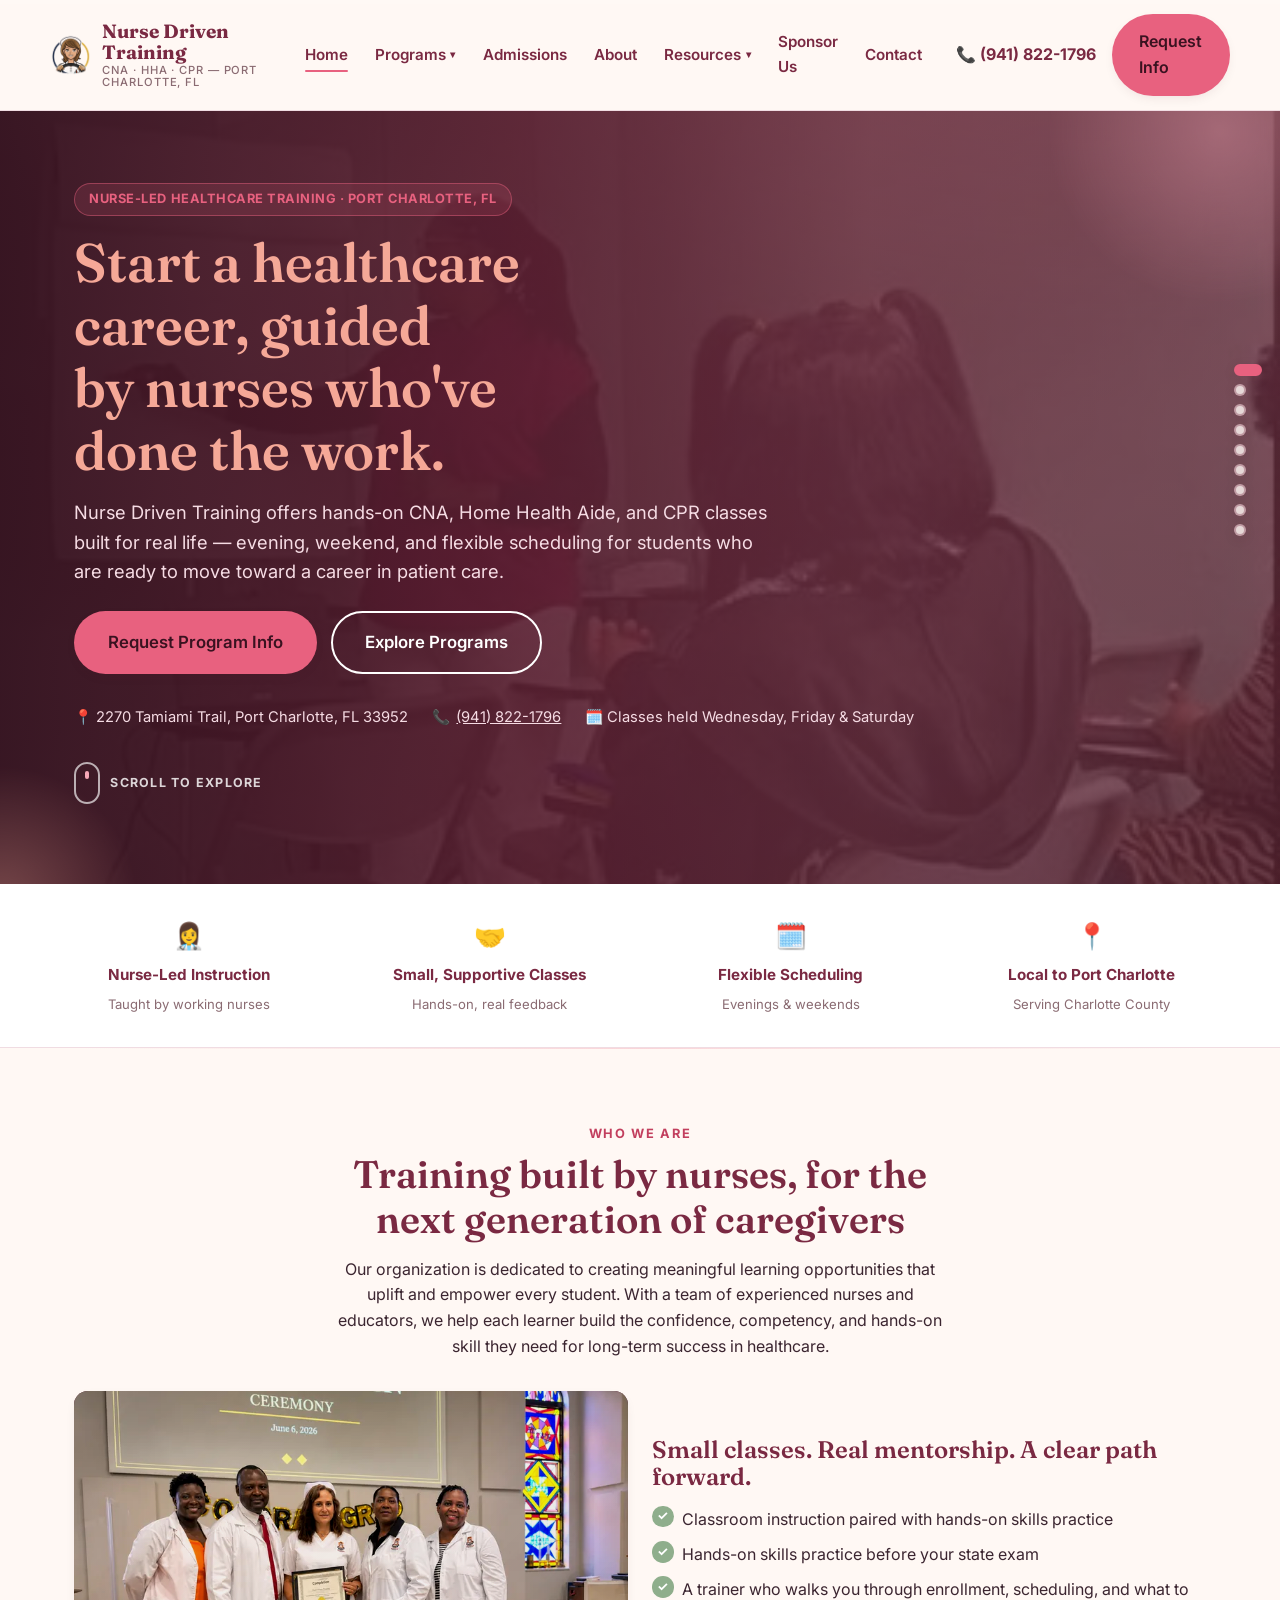
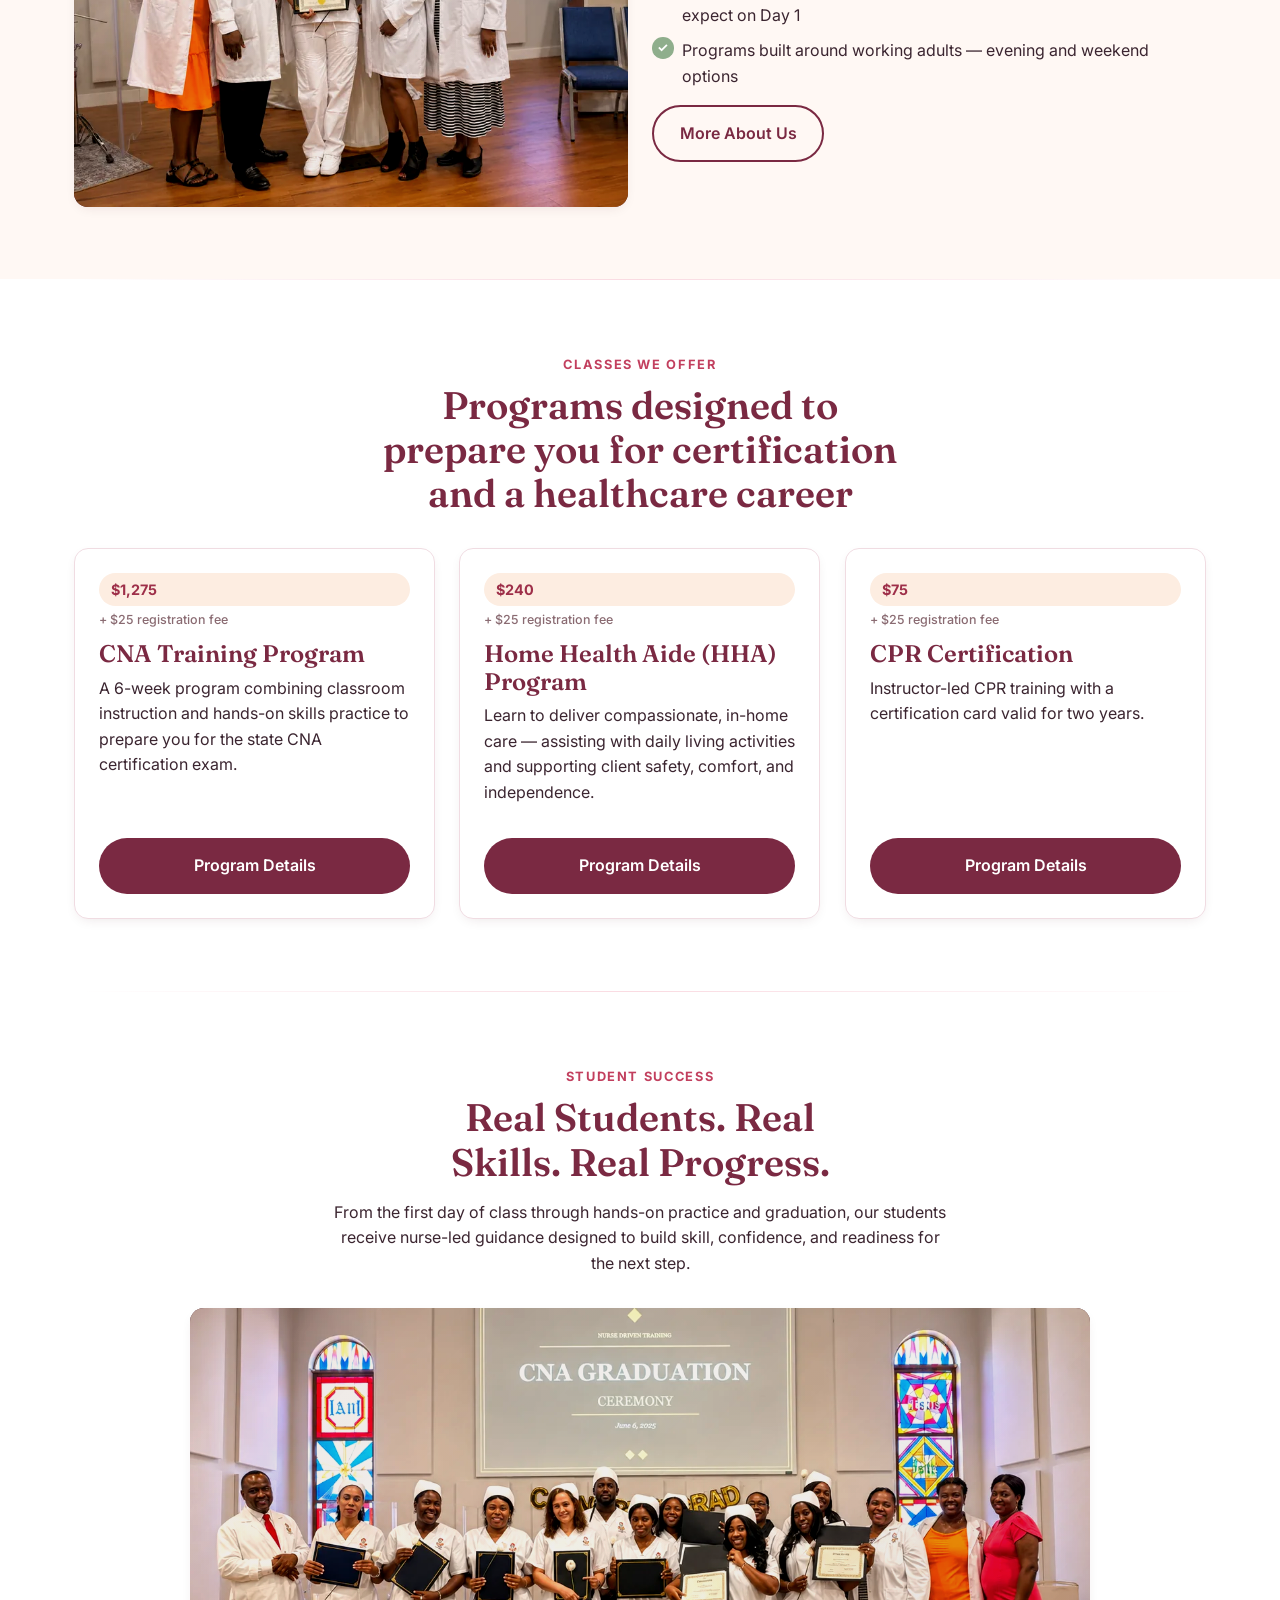
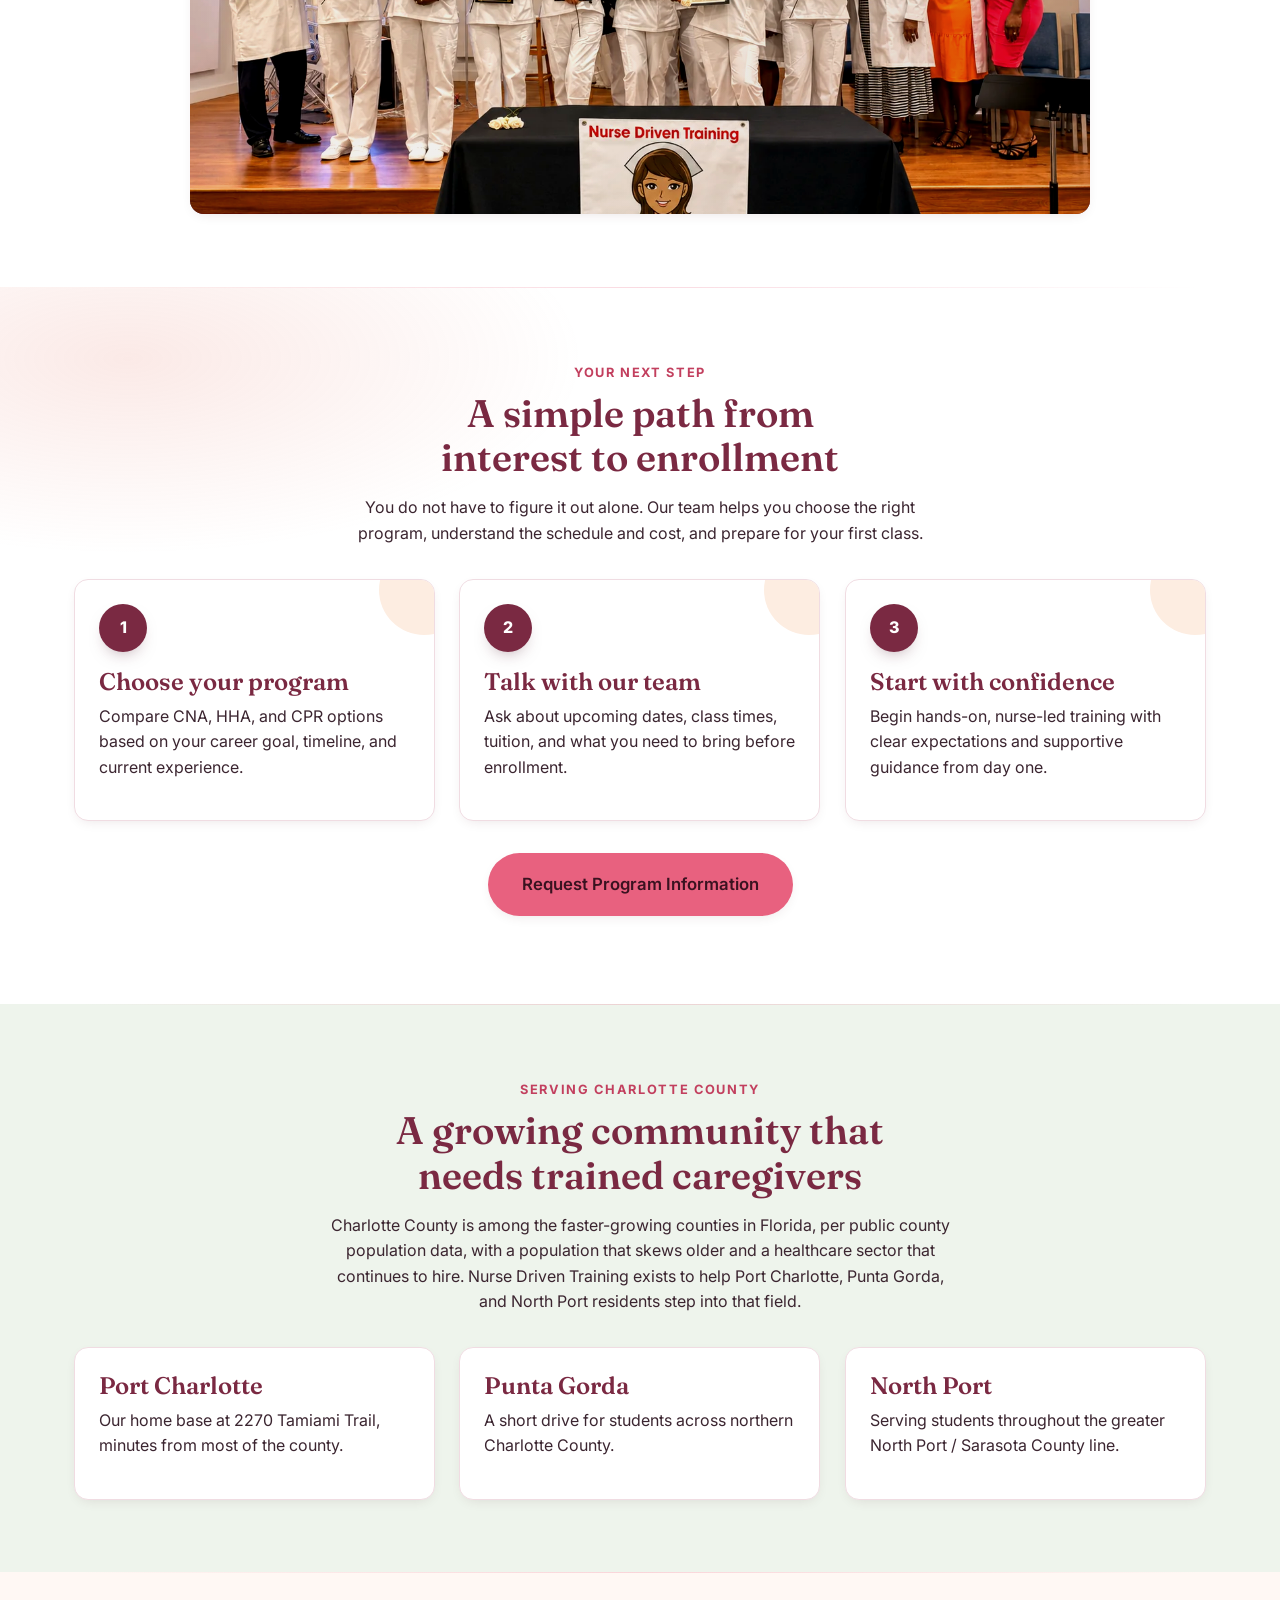
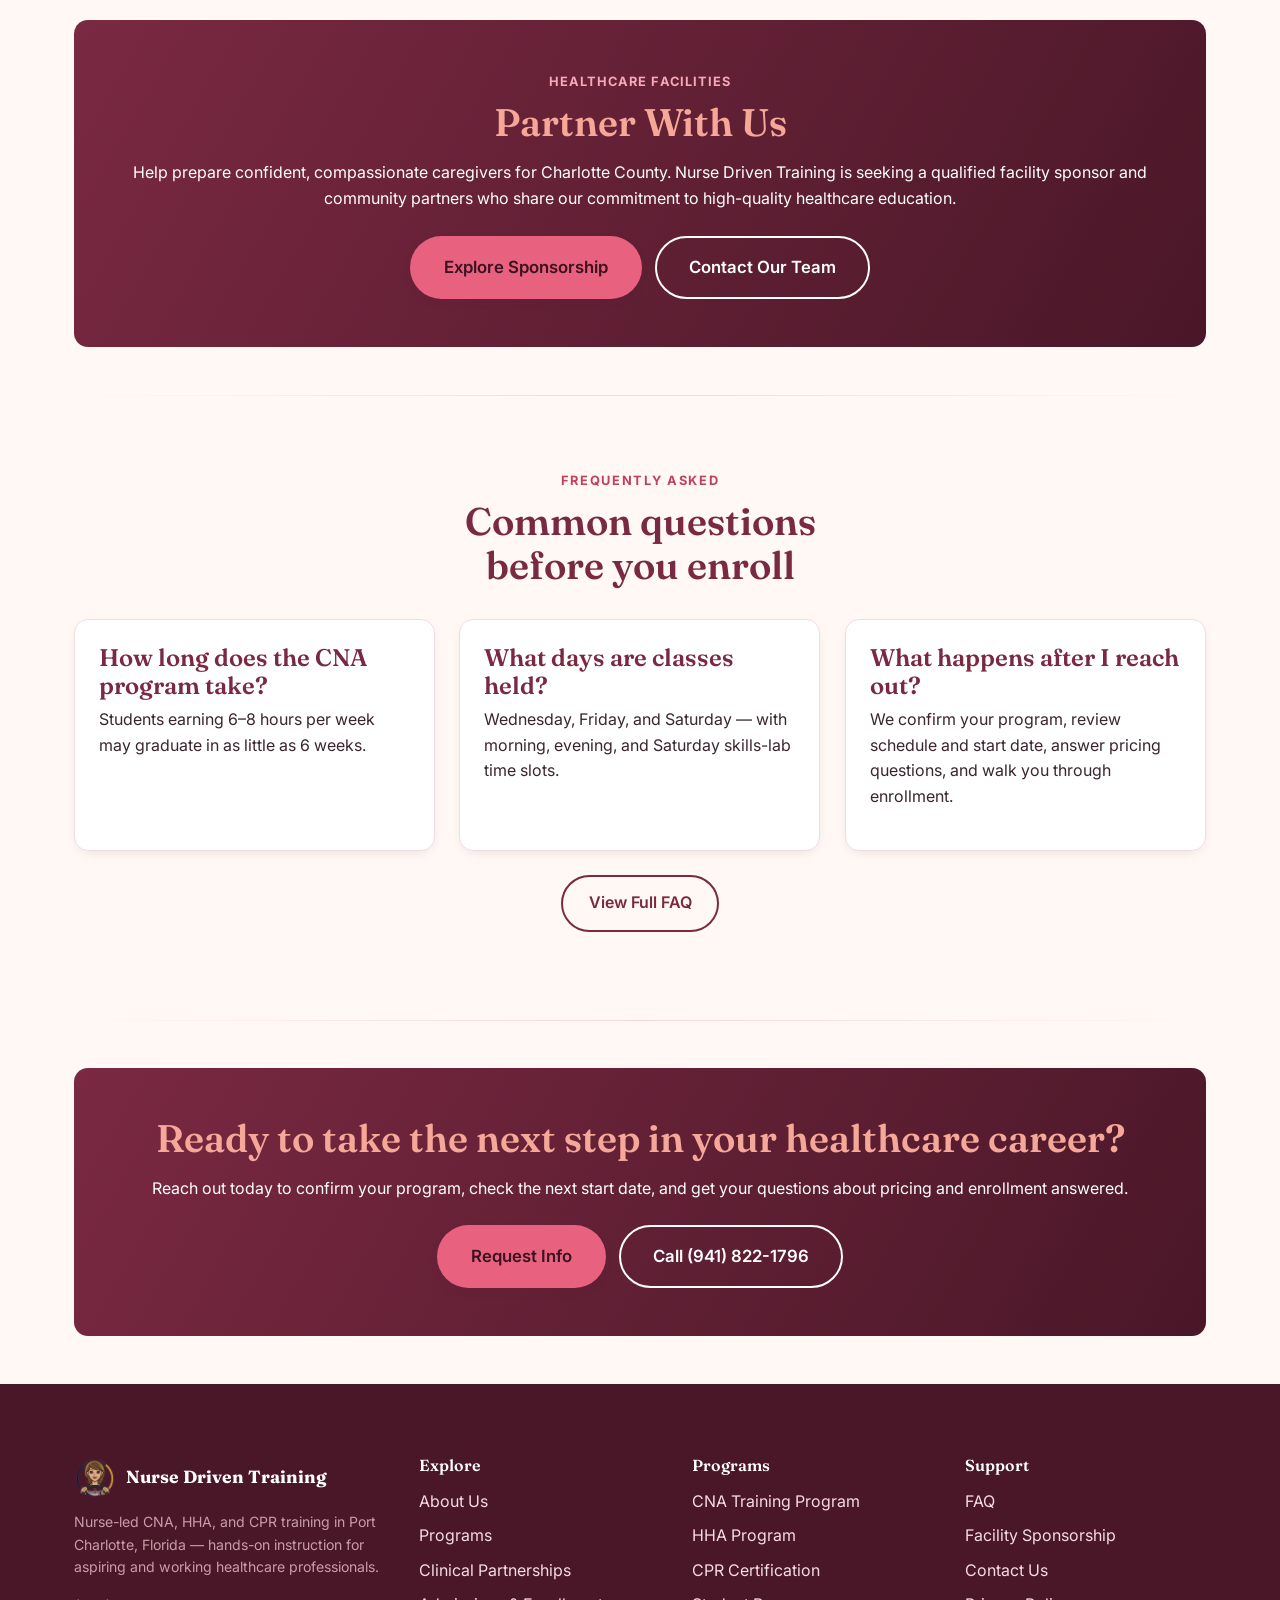
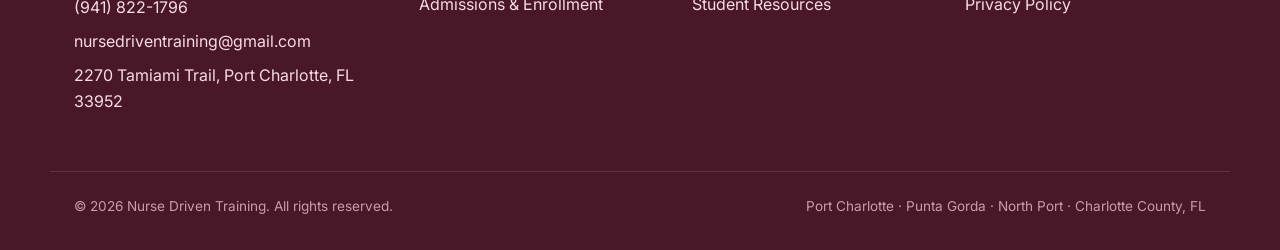
<file: index.html>
<!doctype html>
<html lang="en">
<head>
<meta charset="UTF-8">
<meta name="viewport" content="width=device-width, initial-scale=1">
<title>Nurse Driven Training | CNA, HHA & CPR Classes in Port Charlotte, FL</title>
<meta name="description" content="Nurse-led CNA, HHA, and CPR training in Port Charlotte, FL. Hands-on classes, flexible evening and weekend schedules, and a supportive path to a healthcare career.">
<link rel="canonical" href="https://www.nursedriventraining.com/">
<meta property="og:type" content="website">
<meta property="og:site_name" content="Nurse Driven Training">
<meta property="og:title" content="Nurse Driven Training | CNA, HHA & CPR Classes in Port Charlotte, FL">
<meta property="og:description" content="Nurse-led CNA, HHA, and CPR training in Port Charlotte, FL. Hands-on classes, flexible schedules, and a supportive path to a healthcare career.">
<meta property="og:url" content="https://www.nursedriventraining.com/">
<meta property="og:image" content="https://www.nursedriventraining.com/assets/img/og-cover.jpg">
<meta property="og:image:width" content="1200">
<meta property="og:image:height" content="630">
<meta property="og:image:alt" content="Nurse Driven Training — CNA, HHA & CPR training in Port Charlotte, FL">
<meta name="twitter:card" content="summary_large_image">
<meta name="twitter:title" content="Nurse Driven Training | CNA, HHA & CPR Classes in Port Charlotte, FL">
<meta name="twitter:description" content="Nurse-led CNA, HHA, and CPR training in Port Charlotte, FL. Hands-on classes, flexible schedules, and a supportive path to a healthcare career.">
<meta name="twitter:image" content="https://www.nursedriventraining.com/assets/img/og-cover.jpg">
<link rel="icon" type="image/x-icon" href="/favicon.ico">
<link rel="icon" type="image/png" sizes="32x32" href="/favicon-32x32.png">
<link rel="icon" type="image/png" sizes="16x16" href="/favicon-16x16.png">
<link rel="apple-touch-icon" sizes="180x180" href="/apple-touch-icon.png">
<link rel="manifest" href="/site.webmanifest">
<meta name="msapplication-config" content="/browserconfig.xml">
<meta name="theme-color" content="#7A2942">
<link rel="preconnect" href="https://fonts.googleapis.com">
<link rel="preconnect" href="https://fonts.gstatic.com" crossorigin>
<link href="https://fonts.googleapis.com/css2?family=Fraunces:wght@500;600;700&family=Inter:wght@400;500;600;700&display=swap" rel="stylesheet">
<link rel="stylesheet" href="css/styles.css?v=4.0">
<script type="application/ld+json">
{
  "@context": "https://schema.org",
  "@type": "EducationalOrganization",
  "name": "Nurse Driven Training",
  "url": "https://www.nursedriventraining.com/",
  "logo": "https://www.nursedriventraining.com/assets/img/nurse-driven-training-stacked-logo.webp",
  "image": "https://www.nursedriventraining.com/assets/img/nurse-driven-training-cna-graduation-class-2025.jpg",
  "description": "Nurse-driven training and education for aspiring CNAs, HHAs, and healthcare professionals in Port Charlotte, Florida.",
  "telephone": "+1-941-822-1796",
  "email": "nursedriventraining@gmail.com",
  "address": {
    "@type": "PostalAddress",
    "streetAddress": "2270 Tamiami Trail",
    "addressLocality": "Port Charlotte",
    "addressRegion": "FL",
    "postalCode": "33952",
    "addressCountry": "US"
  },
  "areaServed": ["Port Charlotte, FL", "Punta Gorda, FL", "North Port, FL", "Charlotte County, FL"],
  "sameAs": ["https://www.facebook.com/profile.php?id=61587236935988"]
}
</script>
</head>
<body>
<a class="skip-link" href="#main">Skip to content</a>
<header class="site-header">
  <div class="container header-bar">
    <a class="brand" href="index.html">
      <img src="assets/img/mascot-icon.png" alt="" width="42" height="42" class="brand-mark-img">
      <span class="brand-text">Nurse Driven Training<span>CNA · HHA · CPR — Port Charlotte, FL</span></span>
    </a>
    <nav class="main-nav" aria-label="Primary">
      <ul class="nav-links" id="primary-nav">
        <li><a href="index.html">Home</a></li>
        <li class="nav-item has-dropdown">
          <button type="button" class="nav-dropdown-trigger" aria-expanded="false" aria-controls="dropdown-programs">Programs <span class="caret" aria-hidden="true">&#9662;</span></button>
          <ul class="nav-dropdown" id="dropdown-programs">
            <li><a href="programs.html">All Programs</a></li>
            <li><a href="cna-training-program.html">CNA Training Program</a></li>
            <li><a href="hha-program.html">HHA Program</a></li>
            <li><a href="cpr-certification.html">CPR Certification</a></li>
          </ul>
        </li>
        <li><a href="admissions.html">Admissions</a></li>
        <li><a href="about.html">About</a></li>
        <li class="nav-item has-dropdown">
          <button type="button" class="nav-dropdown-trigger" aria-expanded="false" aria-controls="dropdown-resources">Resources <span class="caret" aria-hidden="true">&#9662;</span></button>
          <ul class="nav-dropdown" id="dropdown-resources">
            <li><a href="student-resources.html">Student Resources</a></li>
            <li><a href="faq.html">FAQ</a></li>
            <li><a href="clinical-partnerships.html">Clinical Partnerships</a></li>
          </ul>
        </li>
        <li><a href="sponsor-us.html">Sponsor Us</a></li>
        <li><a href="contact.html">Contact</a></li>
      </ul>
      <div class="header-actions">
        <a class="header-phone" href="tel:+19418221796">📞 (941) 822-1796</a>
        <a class="btn btn-primary header-cta" href="contact.html">Request Info</a>
        <button class="nav-toggle" aria-label="Toggle menu" aria-expanded="false" aria-controls="primary-nav"><span></span></button>
      </div>
    </nav>
  </div>
</header>

<main id="main">

  <section class="hero hero-has-video">
    <video
      class="hero-video"
      autoplay
      muted
      loop
      playsinline
      preload="metadata"
      aria-hidden="true"
      tabindex="-1"
      poster="assets/img/nurse-driven-training-hero-poster.jpg"
    >
      <source src="assets/video/nurse-driven-training-hero-full-bleed.mp4" type="video/mp4">
    </video>
    <div class="hero-overlay" aria-hidden="true"></div>
    <div class="container hero-content">
      <span class="eyebrow">Nurse-Led Healthcare Training · Port Charlotte, FL</span>
      <h1>Start a healthcare career, guided by nurses who've done the work.</h1>
      <p class="lede">Nurse Driven Training offers hands-on CNA, Home Health Aide, and CPR classes built for real life — evening, weekend, and flexible scheduling for students who are ready to move toward a career in patient care.</p>
      <div class="hero-cta-row">
        <a class="btn btn-primary btn-lg" href="contact.html">Request Program Info</a>
        <a class="btn btn-outline btn-lg" href="programs.html">Explore Programs</a>
      </div>
      <ul class="hero-meta">
        <li><span>📍 2270 Tamiami Trail, Port Charlotte, FL 33952</span></li>
        <li><span>📞 <a href="tel:+19418221796" style="color:inherit;">(941) 822-1796</a></span></li>
        <li><span>🗓️ Classes held Wednesday, Friday &amp; Saturday</span></li>
      </ul>
    </div>
  </section>

  <div class="trust-bar">
    <div class="container trust-bar-inner">
      <div class="trust-item"><span class="ico">👩‍⚕️</span><strong>Nurse-Led Instruction</strong><span>Taught by working nurses</span></div>
      <div class="trust-item"><span class="ico">🤝</span><strong>Small, Supportive Classes</strong><span>Hands-on, real feedback</span></div>
      <div class="trust-item"><span class="ico">🗓️</span><strong>Flexible Scheduling</strong><span>Evenings &amp; weekends</span></div>
      <div class="trust-item"><span class="ico">📍</span><strong>Local to Port Charlotte</strong><span>Serving Charlotte County</span></div>
    </div>
  </div>

  <section>
    <div class="container">
      <div class="section-head center">
        <span class="kicker">Who We Are</span>
        <h2>Training built by nurses, for the next generation of caregivers</h2>
        <p>Our organization is dedicated to creating meaningful learning opportunities that uplift and empower every student. With a team of experienced nurses and educators, we help each learner build the confidence, competency, and hands-on skill they need for long-term success in healthcare.</p>
      </div>
      <div class="grid grid-2" style="align-items:center;">
        <div class="photo-frame" style="aspect-ratio:4/3;">
          <picture>
            <source type="image/webp" srcset="assets/img/cna-graduate-with-nurse-instructors-port-charlotte-mobile.webp 800w, assets/img/cna-graduate-with-nurse-instructors-port-charlotte.webp 1456w" sizes="(max-width: 700px) 100vw, 600px">
            <source type="image/jpeg" srcset="assets/img/cna-graduate-with-nurse-instructors-port-charlotte-mobile.jpg 800w, assets/img/cna-graduate-with-nurse-instructors-port-charlotte.jpg 1456w" sizes="(max-width: 700px) 100vw, 600px">
            <img src="assets/img/cna-graduate-with-nurse-instructors-port-charlotte.jpg" alt="Nurse Driven Training graduate holding her completion certificate with program instructors and leadership" width="600" height="450" loading="lazy">
          </picture>
        </div>
        <div>
          <h3>Small classes. Real mentorship. A clear path forward.</h3>
          <ul class="check-list">
            <li>Classroom instruction paired with hands-on skills practice</li>
            <li>Hands-on skills practice before your state exam</li>
            <li>A trainer who walks you through enrollment, scheduling, and what to expect on Day 1</li>
            <li>Programs built around working adults — evening and weekend options</li>
          </ul>
          <a class="btn btn-ghost" href="about.html">More About Us</a>
        </div>
      </div>
    </div>
  </section>

  <section class="section-alt">
    <div class="container">
      <div class="section-head center">
        <span class="kicker">Classes We Offer</span>
        <h2>Programs designed to prepare you for certification and a healthcare career</h2>
      </div>
      <div class="grid grid-3">
        <article class="card">
          <span class="price-tag">$1,275</span>
          <span class="price-fee">+ $25 registration fee</span>
          <h3>CNA Training Program</h3>
          <p>A 6-week program combining classroom instruction and hands-on skills practice to prepare you for the state CNA certification exam.</p>
          <div class="card-foot"><a class="btn btn-navy btn-block" href="cna-training-program.html">Program Details</a></div>
        </article>
        <article class="card">
          <span class="price-tag">$240</span>
          <span class="price-fee">+ $25 registration fee</span>
          <h3>Home Health Aide (HHA) Program</h3>
          <p>Learn to deliver compassionate, in-home care — assisting with daily living activities and supporting client safety, comfort, and independence.</p>
          <div class="card-foot"><a class="btn btn-navy btn-block" href="hha-program.html">Program Details</a></div>
        </article>
        <article class="card">
          <span class="price-tag">$75</span>
          <span class="price-fee">+ $25 registration fee</span>
          <h3>CPR Certification</h3>
          <p>Instructor-led CPR training with a certification card valid for two years.</p>
          <div class="card-foot"><a class="btn btn-navy btn-block" href="cpr-certification.html">Program Details</a></div>
        </article>
      </div>
    </div>
  </section>

  <section class="section-alt">
    <div class="container">
      <div class="section-head center">
        <span class="kicker">Student Success</span>
        <h2>Real Students. Real Skills. Real Progress.</h2>
        <p>From the first day of class through hands-on practice and graduation, our students receive nurse-led guidance designed to build skill, confidence, and readiness for the next step.</p>
      </div>
      <div class="photo-frame wide" style="max-width:900px;margin:0 auto;">
        <picture>
          <source type="image/webp" srcset="assets/img/nurse-driven-training-cna-graduation-class-2025-mobile.webp 800w, assets/img/nurse-driven-training-cna-graduation-class-2025.webp 1335w" sizes="(max-width: 900px) 100vw, 900px">
          <source type="image/jpeg" srcset="assets/img/nurse-driven-training-cna-graduation-class-2025-mobile.jpg 800w, assets/img/nurse-driven-training-cna-graduation-class-2025.jpg 1335w" sizes="(max-width: 900px) 100vw, 900px">
          <img src="assets/img/nurse-driven-training-cna-graduation-class-2025.jpg" alt="Nurse Driven Training CNA graduates and instructors celebrating at a graduation ceremony" width="900" height="506" loading="lazy">
        </picture>
      </div>
    </div>
  </section>

  <section class="enrollment-path" aria-labelledby="enrollment-path-title">
    <div class="container">
      <div class="section-head center">
        <span class="kicker">Your Next Step</span>
        <h2 id="enrollment-path-title">A simple path from interest to enrollment</h2>
        <p>You do not have to figure it out alone. Our team helps you choose the right program, understand the schedule and cost, and prepare for your first class.</p>
      </div>
      <div class="grid grid-3">
        <article class="card path-card">
          <span class="path-icon" aria-hidden="true">1</span>
          <h3>Choose your program</h3>
          <p>Compare CNA, HHA, and CPR options based on your career goal, timeline, and current experience.</p>
        </article>
        <article class="card path-card">
          <span class="path-icon" aria-hidden="true">2</span>
          <h3>Talk with our team</h3>
          <p>Ask about upcoming dates, class times, tuition, and what you need to bring before enrollment.</p>
        </article>
        <article class="card path-card">
          <span class="path-icon" aria-hidden="true">3</span>
          <h3>Start with confidence</h3>
          <p>Begin hands-on, nurse-led training with clear expectations and supportive guidance from day one.</p>
        </article>
      </div>
      <p class="text-center" style="margin-top:var(--space-4);"><a class="btn btn-primary btn-lg" href="contact.html">Request Program Information</a></p>
    </div>
  </section>

  <section class="section-sage">
    <div class="container">
      <div class="section-head center">
        <span class="kicker">Serving Charlotte County</span>
        <h2>A growing community that needs trained caregivers</h2>
        <p>Charlotte County is among the faster-growing counties in Florida, per public county population data, with a population that skews older and a healthcare sector that continues to hire. Nurse Driven Training exists to help Port Charlotte, Punta Gorda, and North Port residents step into that field.</p>
      </div>
      <div class="grid grid-3">
        <div class="card"><h3>Port Charlotte</h3><p>Our home base at 2270 Tamiami Trail, minutes from most of the county.</p></div>
        <div class="card"><h3>Punta Gorda</h3><p>A short drive for students across northern Charlotte County.</p></div>
        <div class="card"><h3>North Port</h3><p>Serving students throughout the greater North Port / Sarasota County line.</p></div>
      </div>
    </div>
  </section>

  <section class="section-tight">
    <div class="container">
      <div class="cta-banner">
        <span class="kicker" style="color:var(--gold-light);">Healthcare Facilities</span>
        <h2 class="mt-0">Partner With Us</h2>
        <p>Help prepare confident, compassionate caregivers for Charlotte County. Nurse Driven Training is seeking a qualified facility sponsor and community partners who share our commitment to high-quality healthcare education.</p>
        <div class="btn-row">
          <a class="btn btn-primary btn-lg" href="sponsor-us.html">Explore Sponsorship</a>
          <a class="btn btn-outline btn-lg" href="contact.html">Contact Our Team</a>
        </div>
      </div>
    </div>
  </section>

  <section>
    <div class="container">
      <div class="section-head center">
        <span class="kicker">Frequently Asked</span>
        <h2>Common questions before you enroll</h2>
      </div>
      <div class="grid grid-3">
        <div class="card">
          <h3>How long does the CNA program take?</h3>
          <p>Students earning 6–8 hours per week may graduate in as little as 6 weeks.</p>
        </div>
        <div class="card">
          <h3>What days are classes held?</h3>
          <p>Wednesday, Friday, and Saturday — with morning, evening, and Saturday skills-lab time slots.</p>
        </div>
        <div class="card">
          <h3>What happens after I reach out?</h3>
          <p>We confirm your program, review schedule and start date, answer pricing questions, and walk you through enrollment.</p>
        </div>
      </div>
      <p class="text-center" style="margin-top:var(--space-3);"><a class="btn btn-ghost" href="faq.html">View Full FAQ</a></p>
    </div>
  </section>

  <section class="section-tight">
    <div class="container">
      <div class="cta-banner">
        <h2 class="mt-0">Ready to take the next step in your healthcare career?</h2>
        <p>Reach out today to confirm your program, check the next start date, and get your questions about pricing and enrollment answered.</p>
        <div class="btn-row">
          <a class="btn btn-primary btn-lg" href="contact.html">Request Info</a>
          <a class="btn btn-outline btn-lg" href="tel:+19418221796">Call (941) 822-1796</a>
        </div>
      </div>
    </div>
  </section>

</main>

<footer class="site-footer">
  <div class="container footer-grid">
    <div>
      <div class="footer-brand">
        <img src="assets/img/mascot-icon.png" alt="" width="42" height="42" class="brand-mark-img">
        <strong style="color:#fff;font-family:var(--font-head);font-size:1.1rem;">Nurse Driven Training</strong>
      </div>
      <p class="small" style="color:#C99CA8;">Nurse-led CNA, HHA, and CPR training in Port Charlotte, Florida — hands-on instruction for aspiring and working healthcare professionals.</p>
      <ul>
        <li><a href="tel:+19418221796">(941) 822-1796</a></li>
        <li><a href="mailto:nursedriventraining@gmail.com">nursedriventraining@gmail.com</a></li>
        <li>2270 Tamiami Trail, Port Charlotte, FL 33952</li>
      </ul>
    </div>
    <div>
      <h4>Explore</h4>
      <ul>
        <li><a href="about.html">About Us</a></li>
        <li><a href="programs.html">Programs</a></li>
        <li><a href="clinical-partnerships.html">Clinical Partnerships</a></li>
        <li><a href="admissions.html">Admissions &amp; Enrollment</a></li>
      </ul>
    </div>
    <div>
      <h4>Programs</h4>
      <ul>
        <li><a href="cna-training-program.html">CNA Training Program</a></li>
        <li><a href="hha-program.html">HHA Program</a></li>
        <li><a href="cpr-certification.html">CPR Certification</a></li>
        <li><a href="student-resources.html">Student Resources</a></li>
      </ul>
    </div>
    <div>
      <h4>Support</h4>
      <ul>
        <li><a href="faq.html">FAQ</a></li>
        <li><a href="sponsor-us.html">Facility Sponsorship</a></li>
        <li><a href="contact.html">Contact Us</a></li>
        <li><a href="privacy-policy.html">Privacy Policy</a></li>
      </ul>
    </div>
  </div>
  <div class="container footer-bottom">
    <span>© <span data-year></span> Nurse Driven Training. All rights reserved.</span>
    <span>Port Charlotte · Punta Gorda · North Port · Charlotte County, FL</span>
  </div>
</footer>
<div class="mobile-cta-bar">
  <a class="btn btn-navy" href="tel:+19418221796">Call Now</a>
  <a class="btn btn-primary" href="contact.html">Request Info</a>
</div>
<script src="js/main.js?v=4.0" defer></script>
</body>
</html>
</file>
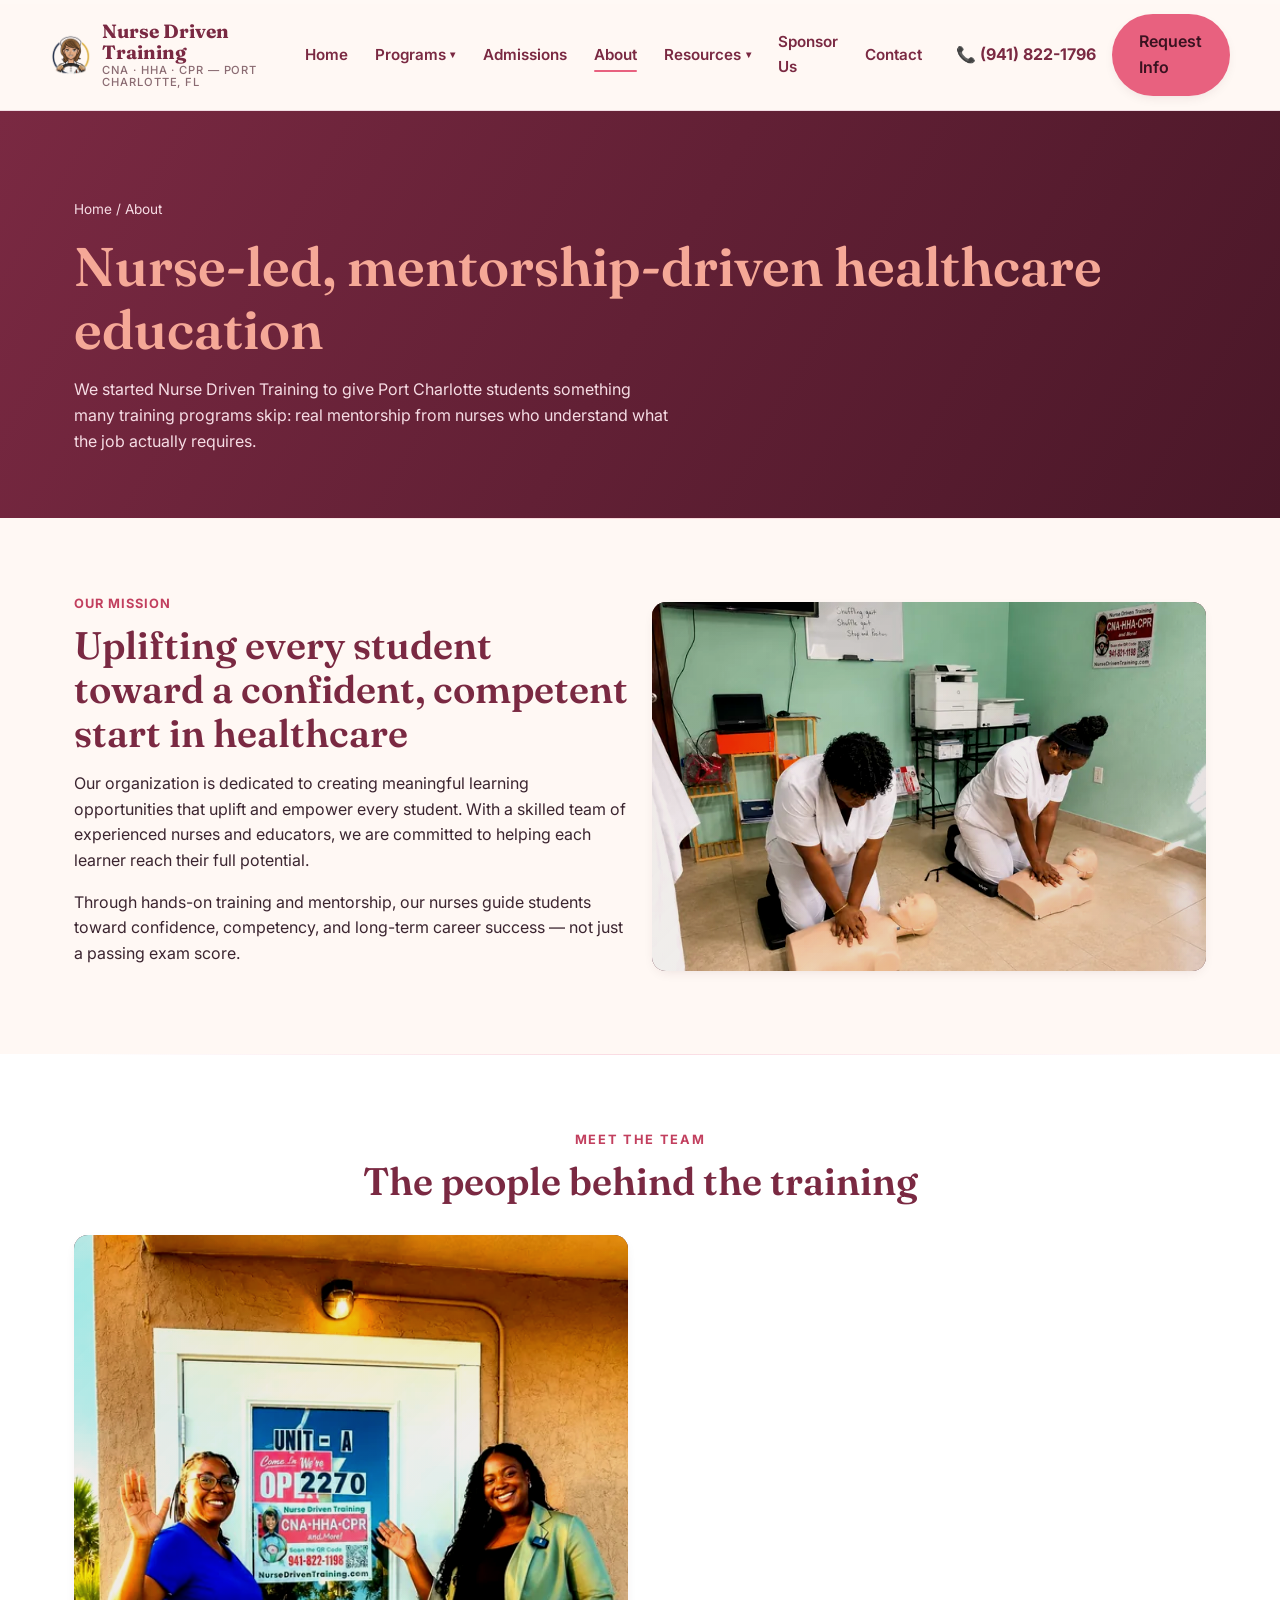
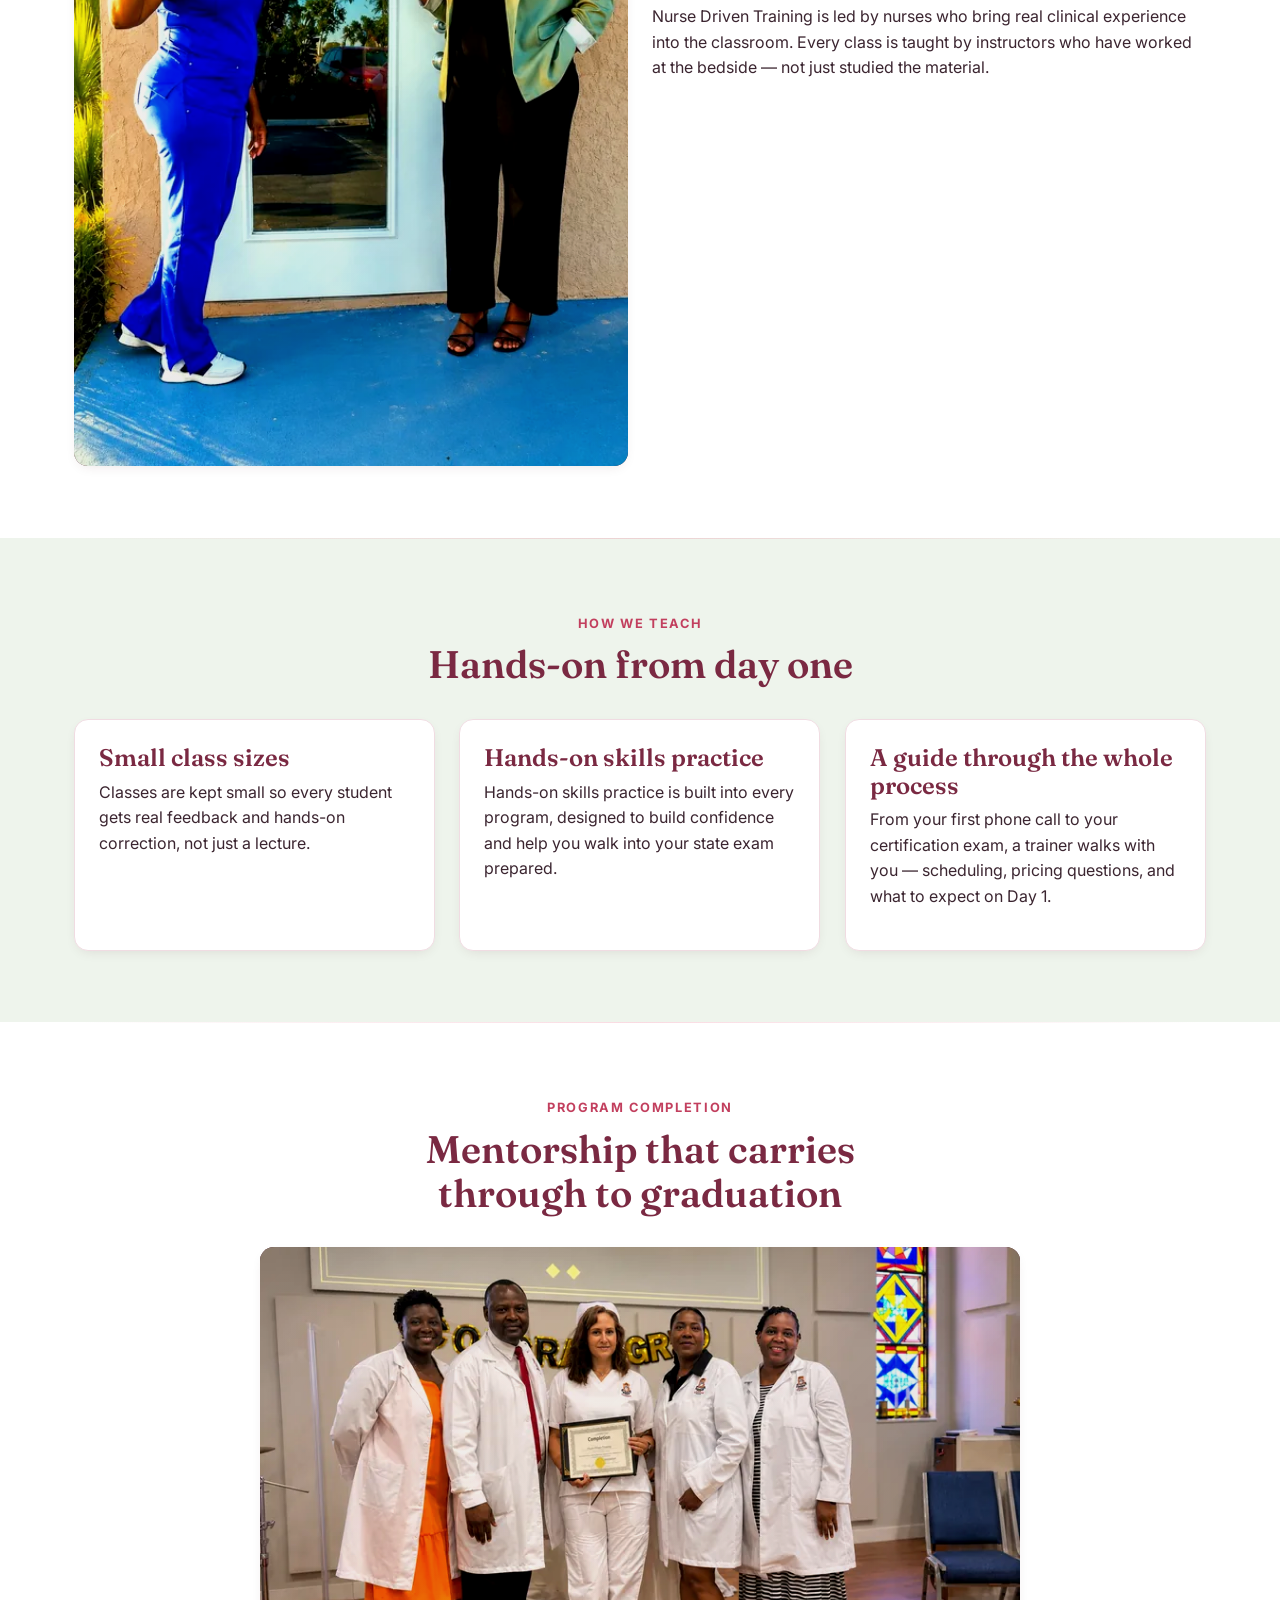
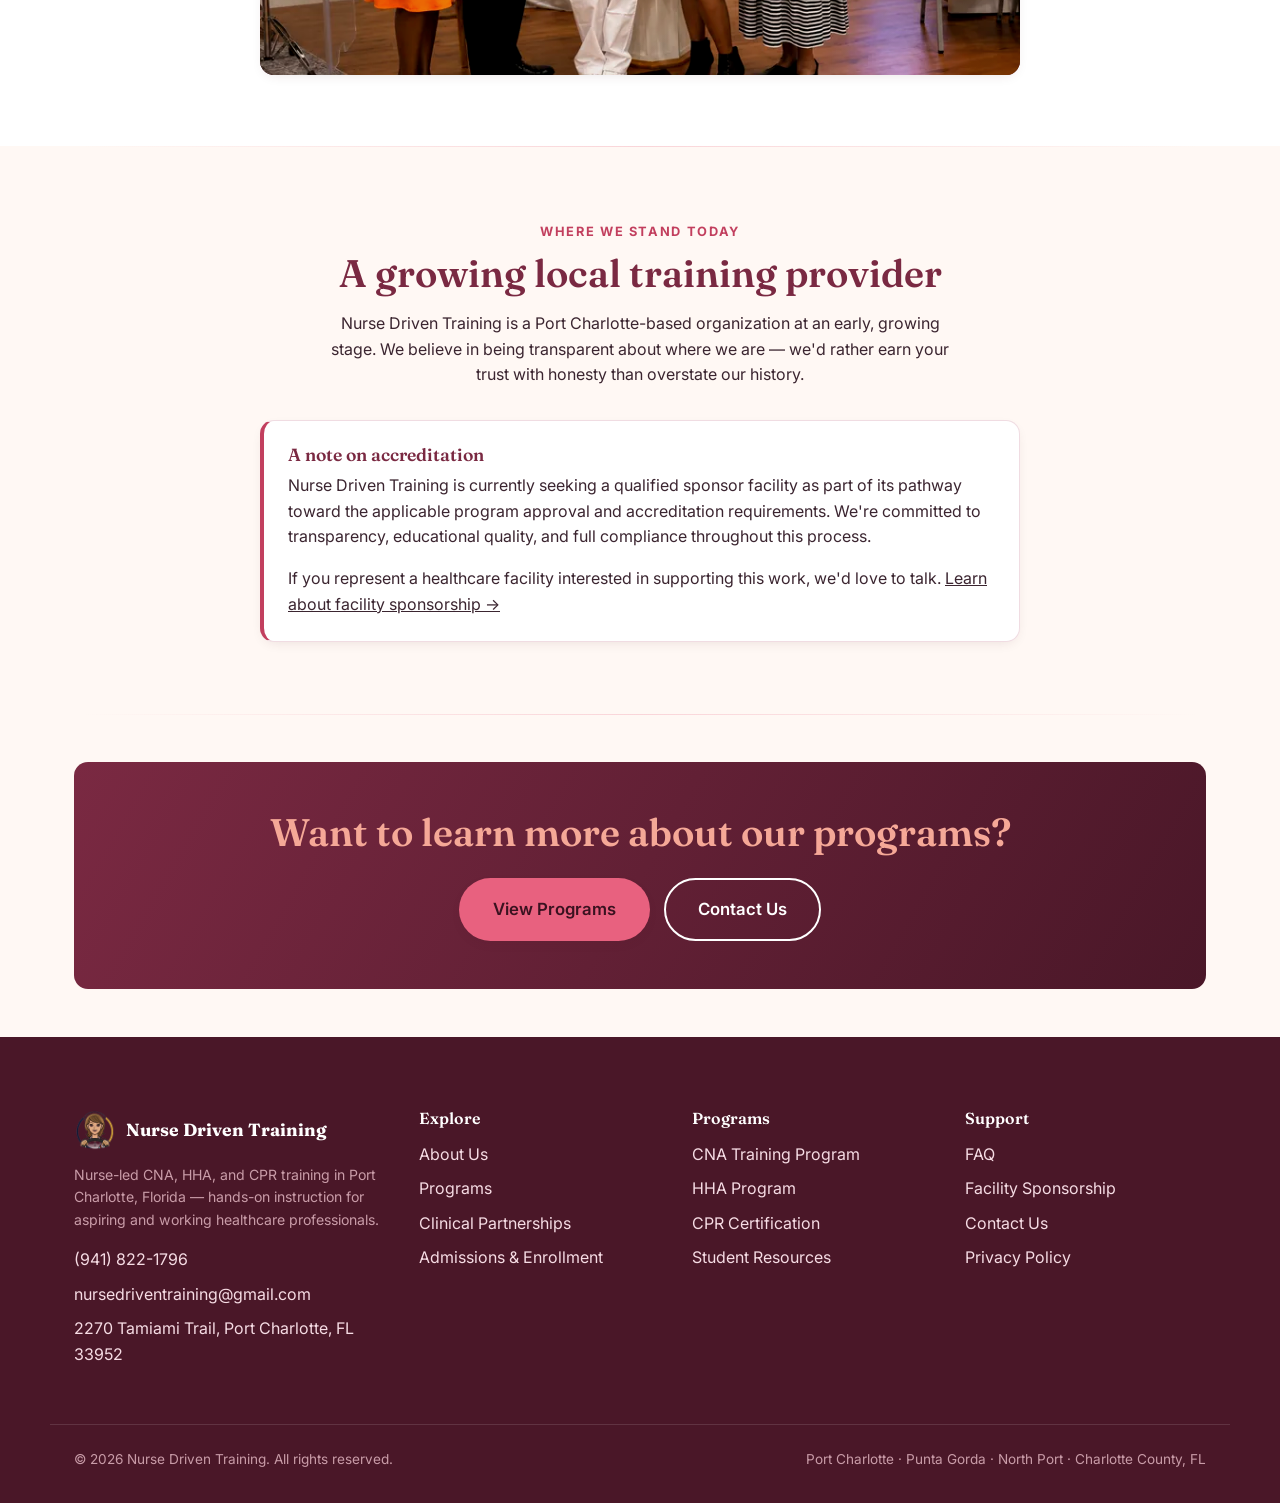
<file: about.html>
<!doctype html>
<html lang="en">
<head>
<meta charset="UTF-8">
<meta name="viewport" content="width=device-width, initial-scale=1">
<title>About Us | Nurse Driven Training — Port Charlotte, FL</title>
<meta name="description" content="Meet Nurse Driven Training: a nurse-led healthcare education provider in Port Charlotte, FL, focused on hands-on training, mentorship, and real career outcomes.">
<link rel="canonical" href="https://www.nursedriventraining.com/about.html">
<meta property="og:type" content="website">
<meta property="og:site_name" content="Nurse Driven Training">
<meta property="og:title" content="About Us | Nurse Driven Training — Port Charlotte, FL">
<meta property="og:description" content="Meet Nurse Driven Training: a nurse-led healthcare education provider in Port Charlotte, FL, focused on hands-on training, mentorship, and real career outcomes.">
<meta property="og:url" content="https://www.nursedriventraining.com/about.html">
<meta property="og:image" content="https://www.nursedriventraining.com/assets/img/og-cover.jpg">
<meta property="og:image:width" content="1200">
<meta property="og:image:height" content="630">
<meta name="twitter:card" content="summary_large_image">
<meta name="twitter:title" content="About Us | Nurse Driven Training — Port Charlotte, FL">
<meta name="twitter:description" content="Meet Nurse Driven Training: a nurse-led healthcare education provider in Port Charlotte, FL.">
<meta name="twitter:image" content="https://www.nursedriventraining.com/assets/img/og-cover.jpg">
<link rel="icon" type="image/x-icon" href="/favicon.ico">
<link rel="icon" type="image/png" sizes="32x32" href="/favicon-32x32.png">
<link rel="icon" type="image/png" sizes="16x16" href="/favicon-16x16.png">
<link rel="apple-touch-icon" sizes="180x180" href="/apple-touch-icon.png">
<link rel="manifest" href="/site.webmanifest">
<meta name="msapplication-config" content="/browserconfig.xml">
<meta name="theme-color" content="#7A2942">
<link rel="preconnect" href="https://fonts.googleapis.com">
<link rel="preconnect" href="https://fonts.gstatic.com" crossorigin>
<link href="https://fonts.googleapis.com/css2?family=Fraunces:wght@500;600;700&family=Inter:wght@400;500;600;700&display=swap" rel="stylesheet">
<link rel="stylesheet" href="css/styles.css?v=4.0">
<script type="application/ld+json">
{
  "@context": "https://schema.org",
  "@type": "BreadcrumbList",
  "itemListElement": [
    { "@type": "ListItem", "position": 1, "name": "Home", "item": "https://www.nursedriventraining.com/" },
    { "@type": "ListItem", "position": 2, "name": "About", "item": "https://www.nursedriventraining.com/about.html" }
  ]
}
</script>
</head>
<body>
<a class="skip-link" href="#main">Skip to content</a>
<header class="site-header">
  <div class="container header-bar">
    <a class="brand" href="index.html">
      <img src="assets/img/mascot-icon.png" alt="" width="42" height="42" class="brand-mark-img">
      <span class="brand-text">Nurse Driven Training<span>CNA · HHA · CPR — Port Charlotte, FL</span></span>
    </a>
    <nav class="main-nav" aria-label="Primary">
      <ul class="nav-links" id="primary-nav">
        <li><a href="index.html">Home</a></li>
        <li class="nav-item has-dropdown">
          <button type="button" class="nav-dropdown-trigger" aria-expanded="false" aria-controls="dropdown-programs">Programs <span class="caret" aria-hidden="true">&#9662;</span></button>
          <ul class="nav-dropdown" id="dropdown-programs">
            <li><a href="programs.html">All Programs</a></li>
            <li><a href="cna-training-program.html">CNA Training Program</a></li>
            <li><a href="hha-program.html">HHA Program</a></li>
            <li><a href="cpr-certification.html">CPR Certification</a></li>
          </ul>
        </li>
        <li><a href="admissions.html">Admissions</a></li>
        <li><a href="about.html">About</a></li>
        <li class="nav-item has-dropdown">
          <button type="button" class="nav-dropdown-trigger" aria-expanded="false" aria-controls="dropdown-resources">Resources <span class="caret" aria-hidden="true">&#9662;</span></button>
          <ul class="nav-dropdown" id="dropdown-resources">
            <li><a href="student-resources.html">Student Resources</a></li>
            <li><a href="faq.html">FAQ</a></li>
            <li><a href="clinical-partnerships.html">Clinical Partnerships</a></li>
          </ul>
        </li>
        <li><a href="sponsor-us.html">Sponsor Us</a></li>
        <li><a href="contact.html">Contact</a></li>
      </ul>
      <div class="header-actions">
        <a class="header-phone" href="tel:+19418221796">📞 (941) 822-1796</a>
        <a class="btn btn-primary header-cta" href="contact.html">Request Info</a>
        <button class="nav-toggle" aria-label="Toggle menu" aria-expanded="false" aria-controls="primary-nav"><span></span></button>
      </div>
    </nav>
  </div>
</header>

<main id="main">
  <div class="page-hero">
    <div class="container">
      <p class="breadcrumb" style="color:#F6DCE4;"><a href="index.html" style="color:#F6DCE4;">Home</a> / About</p>
      <h1>Nurse-led, mentorship-driven healthcare education</h1>
      <p>We started Nurse Driven Training to give Port Charlotte students something many training programs skip: real mentorship from nurses who understand what the job actually requires.</p>
    </div>
  </div>

  <section>
    <div class="container grid grid-2" style="align-items:center;">
      <div>
        <span class="kicker">Our Mission</span>
        <h2>Uplifting every student toward a confident, competent start in healthcare</h2>
        <p>Our organization is dedicated to creating meaningful learning opportunities that uplift and empower every student. With a skilled team of experienced nurses and educators, we are committed to helping each learner reach their full potential.</p>
        <p>Through hands-on training and mentorship, our nurses guide students toward confidence, competency, and long-term career success — not just a passing exam score.</p>
      </div>
      <div class="photo-frame" style="aspect-ratio:3/2;">
        <picture>
          <source type="image/webp" srcset="assets/img/adult-cpr-skills-practice-nurse-driven-training-mobile.webp 700w, assets/img/adult-cpr-skills-practice-nurse-driven-training.webp 1535w" sizes="(max-width: 700px) 100vw, 600px">
          <source type="image/jpeg" srcset="assets/img/adult-cpr-skills-practice-nurse-driven-training-mobile.jpg 700w, assets/img/adult-cpr-skills-practice-nurse-driven-training.jpg 1535w" sizes="(max-width: 700px) 100vw, 600px">
          <img src="assets/img/adult-cpr-skills-practice-nurse-driven-training.jpg" alt="Nurse Driven Training students practicing adult CPR chest compressions during hands-on classroom instruction" width="600" height="400" loading="lazy">
        </picture>
      </div>
    </div>
  </section>

  <section class="section-alt">
    <div class="container">
      <div class="section-head center">
        <span class="kicker">Meet the Team</span>
        <h2>The people behind the training</h2>
      </div>
      <div class="grid grid-2" style="align-items:center;">
        <div class="photo-frame" style="aspect-ratio:2/3;">
          <picture>
            <source type="image/webp" srcset="assets/img/team-welcome-mobile.webp 520w, assets/img/team-welcome.webp 1023w" sizes="(max-width: 700px) 100vw, 480px">
            <source type="image/jpeg" srcset="assets/img/team-welcome-mobile.jpg 520w, assets/img/team-welcome.jpg 1023w" sizes="(max-width: 700px) 100vw, 480px">
            <img src="assets/img/team-welcome.jpg" alt="Nurse Driven Training team welcoming students at the Port Charlotte training location" width="520" height="780" loading="lazy">
          </picture>
        </div>
        <div>
          <p>Nurse Driven Training is led by nurses who bring real clinical experience into the classroom. Every class is taught by instructors who have worked at the bedside — not just studied the material.</p>
        </div>
      </div>
    </div>
  </section>

  <section class="section-sage">
    <div class="container">
      <div class="section-head center">
        <span class="kicker">How We Teach</span>
        <h2>Hands-on from day one</h2>
      </div>
      <div class="grid grid-3">
        <div class="card">
          <h3>Small class sizes</h3>
          <p>Classes are kept small so every student gets real feedback and hands-on correction, not just a lecture.</p>
        </div>
        <div class="card">
          <h3>Hands-on skills practice</h3>
          <p>Hands-on skills practice is built into every program, designed to build confidence and help you walk into your state exam prepared.</p>
        </div>
        <div class="card">
          <h3>A guide through the whole process</h3>
          <p>From your first phone call to your certification exam, a trainer walks with you — scheduling, pricing questions, and what to expect on Day 1.</p>
        </div>
      </div>
    </div>
  </section>

  <section class="section-alt">
    <div class="container">
      <div class="section-head center">
        <span class="kicker">Program Completion</span>
        <h2>Mentorship that carries through to graduation</h2>
      </div>
      <div class="photo-frame wide" style="max-width:760px;margin:0 auto;">
        <picture>
          <source type="image/webp" srcset="assets/img/cna-graduate-with-nurse-instructors-port-charlotte-mobile.webp 800w, assets/img/cna-graduate-with-nurse-instructors-port-charlotte.webp 1456w" sizes="(max-width: 899px) 100vw, 760px">
          <source type="image/jpeg" srcset="assets/img/cna-graduate-with-nurse-instructors-port-charlotte-mobile.jpg 800w, assets/img/cna-graduate-with-nurse-instructors-port-charlotte.jpg 1456w" sizes="(max-width: 899px) 100vw, 760px">
          <img src="assets/img/cna-graduate-with-nurse-instructors-port-charlotte.jpg" alt="CNA graduate holding her completion certificate with Nurse Driven Training instructors" width="760" height="428" loading="lazy">
        </picture>
      </div>
    </div>
  </section>

  <section>
    <div class="container">
      <div class="section-head center">
        <span class="kicker">Where We Stand Today</span>
        <h2>A growing local training provider</h2>
        <p>Nurse Driven Training is a Port Charlotte-based organization at an early, growing stage. We believe in being transparent about where we are — we'd rather earn your trust with honesty than overstate our history.</p>
      </div>
      <div class="card" style="max-width:760px;margin:0 auto;border-left:4px solid var(--gold-dark);">
        <h3 style="font-size:1.1rem;">A note on accreditation</h3>
        <p>Nurse Driven Training is currently seeking a qualified sponsor facility as part of its pathway toward the applicable program approval and accreditation requirements. We're committed to transparency, educational quality, and full compliance throughout this process.</p>
        <p style="margin-bottom:0;">If you represent a healthcare facility interested in supporting this work, we'd love to talk. <a href="sponsor-us.html">Learn about facility sponsorship &rarr;</a></p>
      </div>
    </div>
  </section>

  <section class="section-tight">
    <div class="container">
      <div class="cta-banner">
        <h2 class="mt-0">Want to learn more about our programs?</h2>
        <div class="btn-row">
          <a class="btn btn-primary btn-lg" href="programs.html">View Programs</a>
          <a class="btn btn-outline btn-lg" href="contact.html">Contact Us</a>
        </div>
      </div>
    </div>
  </section>
</main>

<footer class="site-footer">
  <div class="container footer-grid">
    <div>
      <div class="footer-brand">
        <img src="assets/img/mascot-icon.png" alt="" width="42" height="42" class="brand-mark-img">
        <strong style="color:#fff;font-family:var(--font-head);font-size:1.1rem;">Nurse Driven Training</strong>
      </div>
      <p class="small" style="color:#C99CA8;">Nurse-led CNA, HHA, and CPR training in Port Charlotte, Florida — hands-on instruction for aspiring and working healthcare professionals.</p>
      <ul>
        <li><a href="tel:+19418221796">(941) 822-1796</a></li>
        <li><a href="mailto:nursedriventraining@gmail.com">nursedriventraining@gmail.com</a></li>
        <li>2270 Tamiami Trail, Port Charlotte, FL 33952</li>
      </ul>
    </div>
    <div>
      <h4>Explore</h4>
      <ul>
        <li><a href="about.html">About Us</a></li>
        <li><a href="programs.html">Programs</a></li>
        <li><a href="clinical-partnerships.html">Clinical Partnerships</a></li>
        <li><a href="admissions.html">Admissions &amp; Enrollment</a></li>
      </ul>
    </div>
    <div>
      <h4>Programs</h4>
      <ul>
        <li><a href="cna-training-program.html">CNA Training Program</a></li>
        <li><a href="hha-program.html">HHA Program</a></li>
        <li><a href="cpr-certification.html">CPR Certification</a></li>
        <li><a href="student-resources.html">Student Resources</a></li>
      </ul>
    </div>
    <div>
      <h4>Support</h4>
      <ul>
        <li><a href="faq.html">FAQ</a></li>
        <li><a href="sponsor-us.html">Facility Sponsorship</a></li>
        <li><a href="contact.html">Contact Us</a></li>
        <li><a href="privacy-policy.html">Privacy Policy</a></li>
      </ul>
    </div>
  </div>
  <div class="container footer-bottom">
    <span>© <span data-year></span> Nurse Driven Training. All rights reserved.</span>
    <span>Port Charlotte · Punta Gorda · North Port · Charlotte County, FL</span>
  </div>
</footer>
<div class="mobile-cta-bar">
  <a class="btn btn-navy" href="tel:+19418221796">Call Now</a>
  <a class="btn btn-primary" href="contact.html">Request Info</a>
</div>
<script src="js/main.js?v=4.0" defer></script>
</body>
</html>
</file>
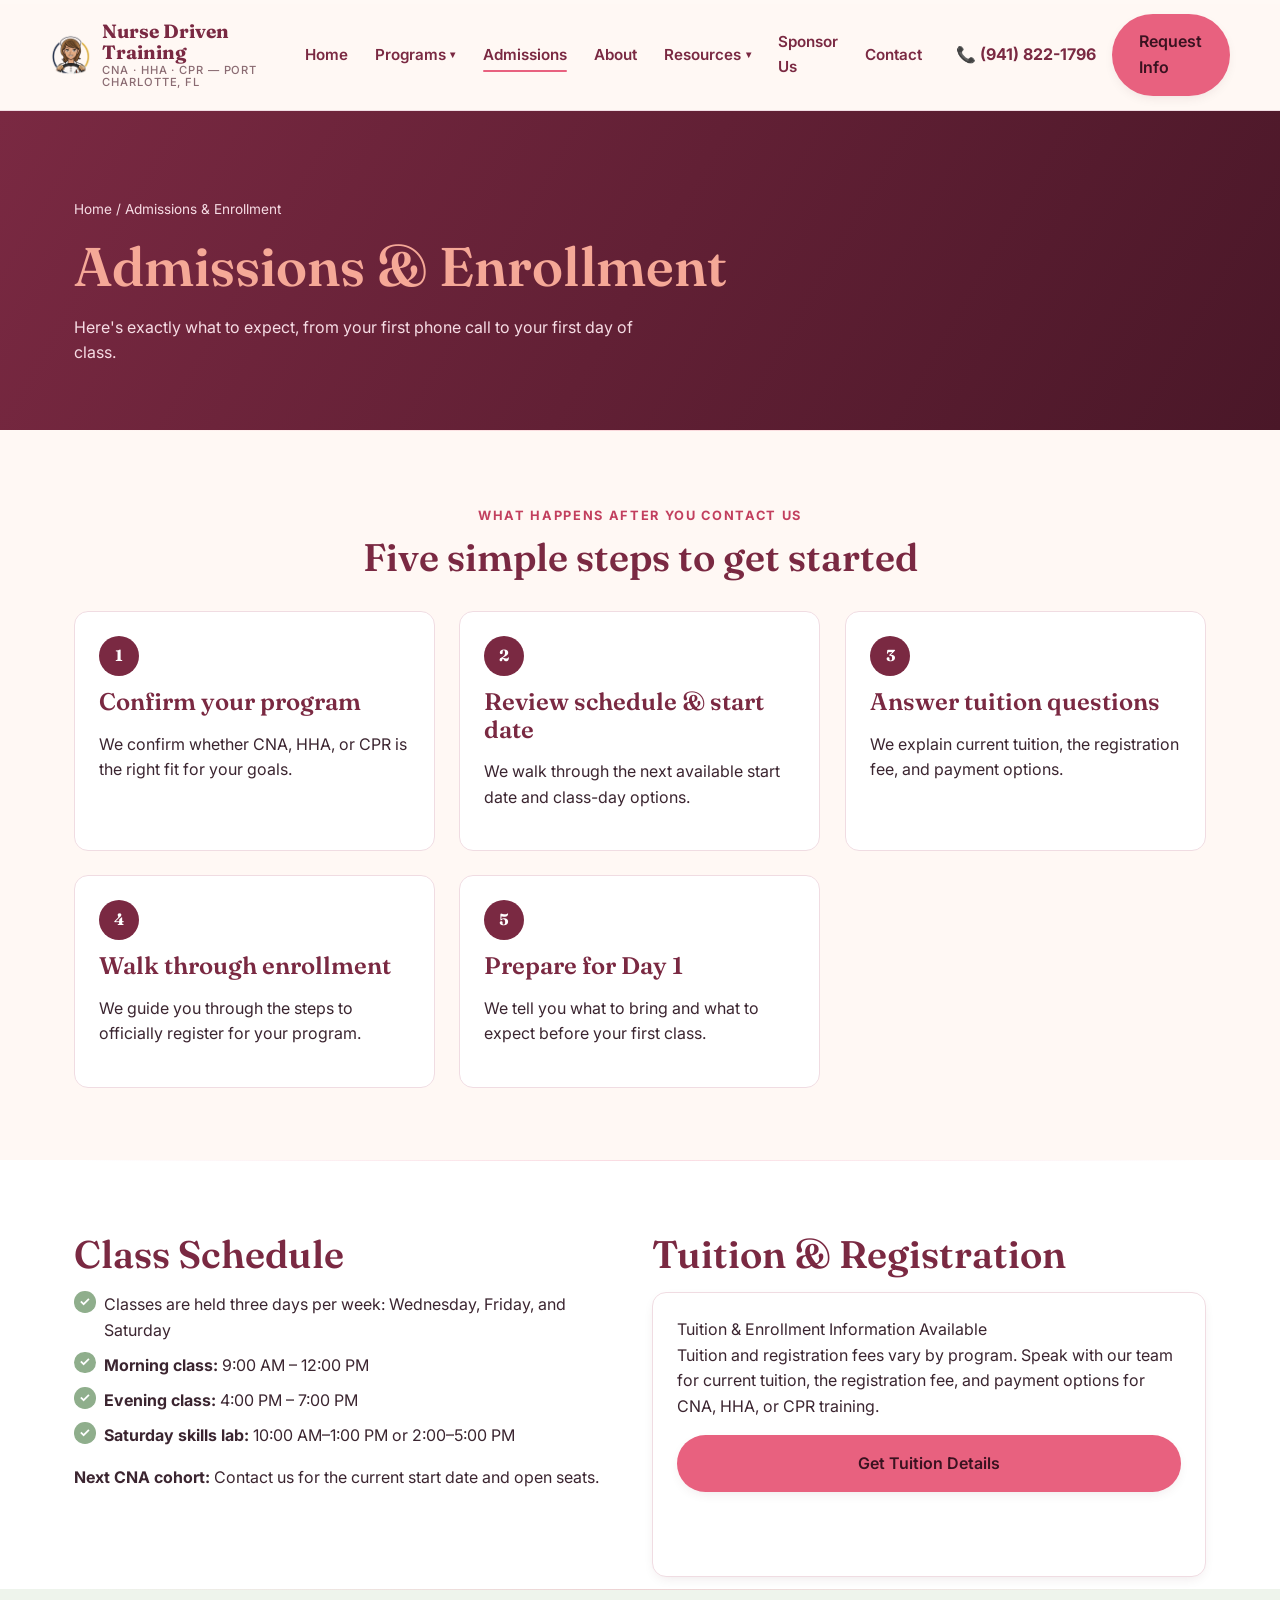
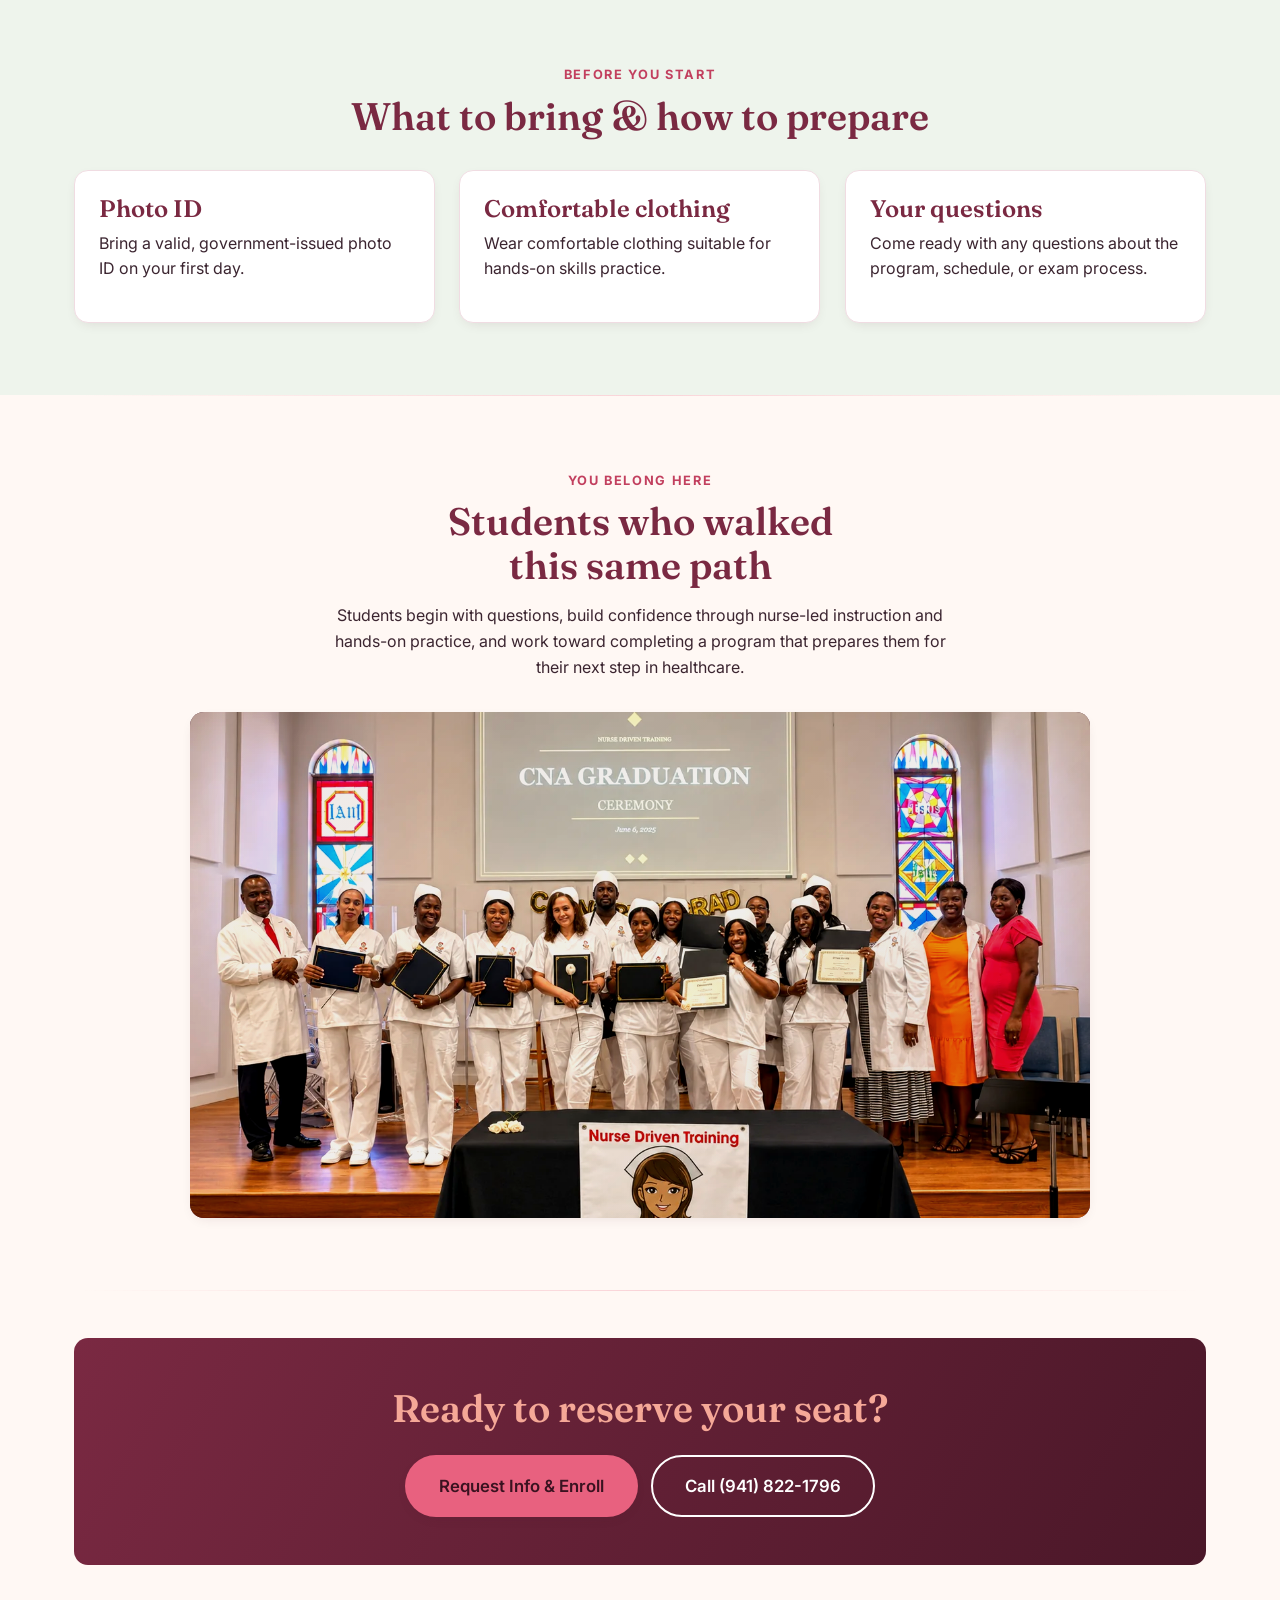
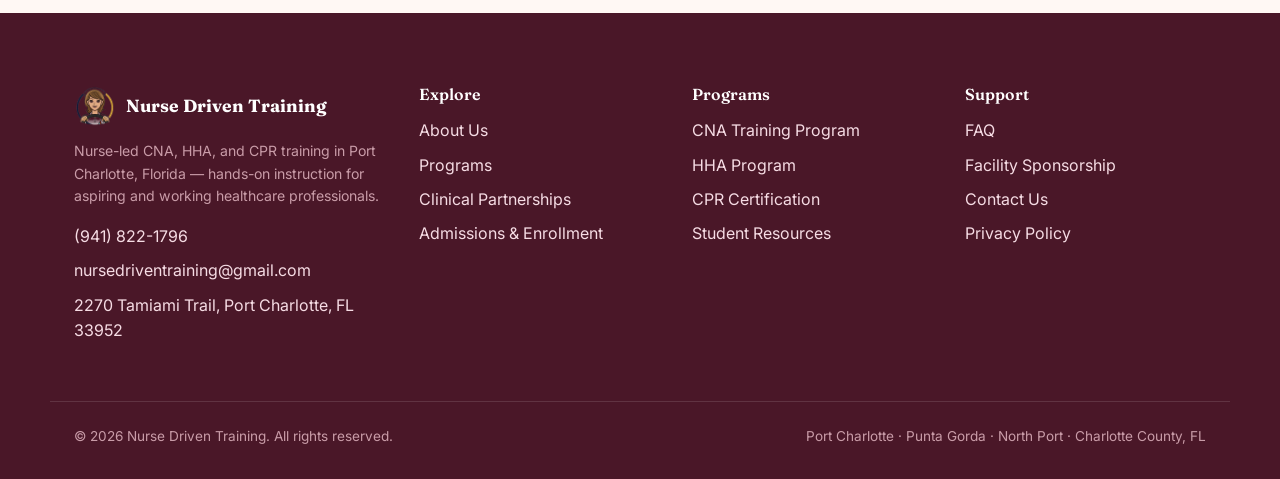
<file: admissions.html>
<!doctype html>
<html lang="en">
<head>
<meta charset="UTF-8">
<meta name="viewport" content="width=device-width, initial-scale=1">
<title>Admissions &amp; Enrollment | Nurse Driven Training — Port Charlotte, FL</title>
<meta name="description" content="How to enroll at Nurse Driven Training: class schedule, start dates, registration fee, and what to expect after you reach out.">
<link rel="canonical" href="https://www.nursedriventraining.com/admissions.html">
<meta property="og:type" content="website">
<meta property="og:site_name" content="Nurse Driven Training">
<meta property="og:title" content="Admissions & Enrollment | Nurse Driven Training — Port Charlotte, FL">
<meta property="og:description" content="How to enroll at Nurse Driven Training: class schedule, start dates, registration fee, and what to expect after you reach out.">
<meta property="og:url" content="https://www.nursedriventraining.com/admissions.html">
<meta property="og:image" content="https://www.nursedriventraining.com/assets/img/og-cover.jpg">
<meta property="og:image:width" content="1200">
<meta property="og:image:height" content="630">
<meta name="twitter:card" content="summary_large_image">
<meta name="twitter:title" content="Admissions & Enrollment | Nurse Driven Training">
<meta name="twitter:description" content="Class schedule, start dates, and registration details.">
<meta name="twitter:image" content="https://www.nursedriventraining.com/assets/img/og-cover.jpg">
<link rel="icon" type="image/x-icon" href="/favicon.ico">
<link rel="icon" type="image/png" sizes="32x32" href="/favicon-32x32.png">
<link rel="icon" type="image/png" sizes="16x16" href="/favicon-16x16.png">
<link rel="apple-touch-icon" sizes="180x180" href="/apple-touch-icon.png">
<link rel="manifest" href="/site.webmanifest">
<meta name="msapplication-config" content="/browserconfig.xml">
<meta name="theme-color" content="#7A2942">
<link rel="preconnect" href="https://fonts.googleapis.com">
<link rel="preconnect" href="https://fonts.gstatic.com" crossorigin>
<link href="https://fonts.googleapis.com/css2?family=Fraunces:wght@500;600;700&family=Inter:wght@400;500;600;700&display=swap" rel="stylesheet">
<link rel="stylesheet" href="css/styles.css?v=4.0">
<script type="application/ld+json">
{
  "@context": "https://schema.org",
  "@type": "BreadcrumbList",
  "itemListElement": [
    { "@type": "ListItem", "position": 1, "name": "Home", "item": "https://www.nursedriventraining.com/" },
    { "@type": "ListItem", "position": 2, "name": "Admissions & Enrollment", "item": "https://www.nursedriventraining.com/admissions.html" }
  ]
}
</script>
</head>
<body>
<a class="skip-link" href="#main">Skip to content</a>
<header class="site-header">
  <div class="container header-bar">
    <a class="brand" href="index.html">
      <img src="assets/img/mascot-icon.png" alt="" width="42" height="42" class="brand-mark-img">
      <span class="brand-text">Nurse Driven Training<span>CNA · HHA · CPR — Port Charlotte, FL</span></span>
    </a>
    <nav class="main-nav" aria-label="Primary">
      <ul class="nav-links" id="primary-nav">
        <li><a href="index.html">Home</a></li>
        <li class="nav-item has-dropdown">
          <button type="button" class="nav-dropdown-trigger" aria-expanded="false" aria-controls="dropdown-programs">Programs <span class="caret" aria-hidden="true">&#9662;</span></button>
          <ul class="nav-dropdown" id="dropdown-programs">
            <li><a href="programs.html">All Programs</a></li>
            <li><a href="cna-training-program.html">CNA Training Program</a></li>
            <li><a href="hha-program.html">HHA Program</a></li>
            <li><a href="cpr-certification.html">CPR Certification</a></li>
          </ul>
        </li>
        <li><a href="admissions.html">Admissions</a></li>
        <li><a href="about.html">About</a></li>
        <li class="nav-item has-dropdown">
          <button type="button" class="nav-dropdown-trigger" aria-expanded="false" aria-controls="dropdown-resources">Resources <span class="caret" aria-hidden="true">&#9662;</span></button>
          <ul class="nav-dropdown" id="dropdown-resources">
            <li><a href="student-resources.html">Student Resources</a></li>
            <li><a href="faq.html">FAQ</a></li>
            <li><a href="clinical-partnerships.html">Clinical Partnerships</a></li>
          </ul>
        </li>
        <li><a href="sponsor-us.html">Sponsor Us</a></li>
        <li><a href="contact.html">Contact</a></li>
      </ul>
      <div class="header-actions">
        <a class="header-phone" href="tel:+19418221796">📞 (941) 822-1796</a>
        <a class="btn btn-primary header-cta" href="contact.html">Request Info</a>
        <button class="nav-toggle" aria-label="Toggle menu" aria-expanded="false" aria-controls="primary-nav"><span></span></button>
      </div>
    </nav>
  </div>
</header>

<main id="main">
  <div class="page-hero">
    <div class="container">
      <p class="breadcrumb" style="color:#F6DCE4;"><a href="index.html" style="color:#F6DCE4;">Home</a> / Admissions &amp; Enrollment</p>
      <h1>Admissions &amp; Enrollment</h1>
      <p>Here's exactly what to expect, from your first phone call to your first day of class.</p>
    </div>
  </div>

  <section>
    <div class="container">
      <div class="section-head center">
        <span class="kicker">What Happens After You Contact Us</span>
        <h2>Five simple steps to get started</h2>
      </div>
      <div class="steps">
        <div class="step"><div class="step-num"></div><h3>Confirm your program</h3><p>We confirm whether CNA, HHA, or CPR is the right fit for your goals.</p></div>
        <div class="step"><div class="step-num"></div><h3>Review schedule &amp; start date</h3><p>We walk through the next available start date and class-day options.</p></div>
        <div class="step"><div class="step-num"></div><h3>Answer tuition questions</h3><p>We explain current tuition, the registration fee, and payment options.</p></div>
        <div class="step"><div class="step-num"></div><h3>Walk through enrollment</h3><p>We guide you through the steps to officially register for your program.</p></div>
        <div class="step"><div class="step-num"></div><h3>Prepare for Day 1</h3><p>We tell you what to bring and what to expect before your first class.</p></div>
      </div>
    </div>
  </section>

  <section class="section-alt">
    <div class="container grid grid-2">
      <div>
        <h2>Class Schedule</h2>
        <ul class="check-list">
          <li>Classes are held three days per week: Wednesday, Friday, and Saturday</li>
          <li><strong>Morning class:</strong> 9:00 AM – 12:00 PM</li>
          <li><strong>Evening class:</strong> 4:00 PM – 7:00 PM</li>
          <li><strong>Saturday skills lab:</strong> 10:00 AM–1:00 PM or 2:00–5:00 PM</li>
        </ul>
        <p><strong>Next CNA cohort:</strong> Contact us for the current start date and open seats.</p>
      </div>
      <div>
        <h2>Tuition &amp; Registration</h2>
        <div class="card">
          <span class="info-tag">Tuition &amp; Enrollment Information Available</span>
          <p>Tuition and registration fees vary by program. Speak with our team for current tuition, the registration fee, and payment options for CNA, HHA, or CPR training.</p>
          <a class="btn btn-primary btn-block" href="contact.html#request-info">Get Tuition Details</a>
        </div>
      </div>
    </div>
  </section>

  <section class="section-sage">
    <div class="container">
      <div class="section-head center">
        <span class="kicker">Before You Start</span>
        <h2>What to bring &amp; how to prepare</h2>
      </div>
      <div class="grid grid-3">
        <div class="card"><h3>Photo ID</h3><p>Bring a valid, government-issued photo ID on your first day.</p></div>
        <div class="card"><h3>Comfortable clothing</h3><p>Wear comfortable clothing suitable for hands-on skills practice.</p></div>
        <div class="card"><h3>Your questions</h3><p>Come ready with any questions about the program, schedule, or exam process.</p></div>
      </div>
    </div>
  </section>

  <section>
    <div class="container">
      <div class="section-head center">
        <span class="kicker">You Belong Here</span>
        <h2>Students who walked this same path</h2>
        <p>Students begin with questions, build confidence through nurse-led instruction and hands-on practice, and work toward completing a program that prepares them for their next step in healthcare.</p>
      </div>
      <div class="photo-frame wide" style="max-width:900px;margin:0 auto;">
        <picture>
          <source type="image/webp" srcset="assets/img/nurse-driven-training-cna-graduation-class-2025-mobile.webp 800w, assets/img/nurse-driven-training-cna-graduation-class-2025.webp 1335w" sizes="(max-width: 900px) 100vw, 900px">
          <source type="image/jpeg" srcset="assets/img/nurse-driven-training-cna-graduation-class-2025-mobile.jpg 800w, assets/img/nurse-driven-training-cna-graduation-class-2025.jpg 1335w" sizes="(max-width: 900px) 100vw, 900px">
          <img src="assets/img/nurse-driven-training-cna-graduation-class-2025.jpg" alt="Nurse Driven Training CNA graduates and instructors celebrating at a graduation ceremony" width="900" height="506" loading="lazy">
        </picture>
      </div>
    </div>
  </section>

  <section class="section-tight">
    <div class="container">
      <div class="cta-banner">
        <h2 class="mt-0">Ready to reserve your seat?</h2>
        <div class="btn-row">
          <a class="btn btn-primary btn-lg" href="contact.html">Request Info &amp; Enroll</a>
          <a class="btn btn-outline btn-lg" href="tel:+19418221796">Call (941) 822-1796</a>
        </div>
      </div>
    </div>
  </section>
</main>

<footer class="site-footer">
  <div class="container footer-grid">
    <div>
      <div class="footer-brand">
        <img src="assets/img/mascot-icon.png" alt="" width="42" height="42" class="brand-mark-img">
        <strong style="color:#fff;font-family:var(--font-head);font-size:1.1rem;">Nurse Driven Training</strong>
      </div>
      <p class="small" style="color:#C99CA8;">Nurse-led CNA, HHA, and CPR training in Port Charlotte, Florida — hands-on instruction for aspiring and working healthcare professionals.</p>
      <ul>
        <li><a href="tel:+19418221796">(941) 822-1796</a></li>
        <li><a href="mailto:nursedriventraining@gmail.com">nursedriventraining@gmail.com</a></li>
        <li>2270 Tamiami Trail, Port Charlotte, FL 33952</li>
      </ul>
    </div>
    <div>
      <h4>Explore</h4>
      <ul>
        <li><a href="about.html">About Us</a></li>
        <li><a href="programs.html">Programs</a></li>
        <li><a href="clinical-partnerships.html">Clinical Partnerships</a></li>
        <li><a href="admissions.html">Admissions &amp; Enrollment</a></li>
      </ul>
    </div>
    <div>
      <h4>Programs</h4>
      <ul>
        <li><a href="cna-training-program.html">CNA Training Program</a></li>
        <li><a href="hha-program.html">HHA Program</a></li>
        <li><a href="cpr-certification.html">CPR Certification</a></li>
        <li><a href="student-resources.html">Student Resources</a></li>
      </ul>
    </div>
    <div>
      <h4>Support</h4>
      <ul>
        <li><a href="faq.html">FAQ</a></li>
        <li><a href="sponsor-us.html">Facility Sponsorship</a></li>
        <li><a href="contact.html">Contact Us</a></li>
        <li><a href="privacy-policy.html">Privacy Policy</a></li>
      </ul>
    </div>
  </div>
  <div class="container footer-bottom">
    <span>© <span data-year></span> Nurse Driven Training. All rights reserved.</span>
    <span>Port Charlotte · Punta Gorda · North Port · Charlotte County, FL</span>
  </div>
</footer>
<div class="mobile-cta-bar">
  <a class="btn btn-navy" href="tel:+19418221796">Call Now</a>
  <a class="btn btn-primary" href="contact.html">Request Info</a>
</div>
<script src="js/main.js?v=4.0" defer></script>
</body>
</html>
</file>
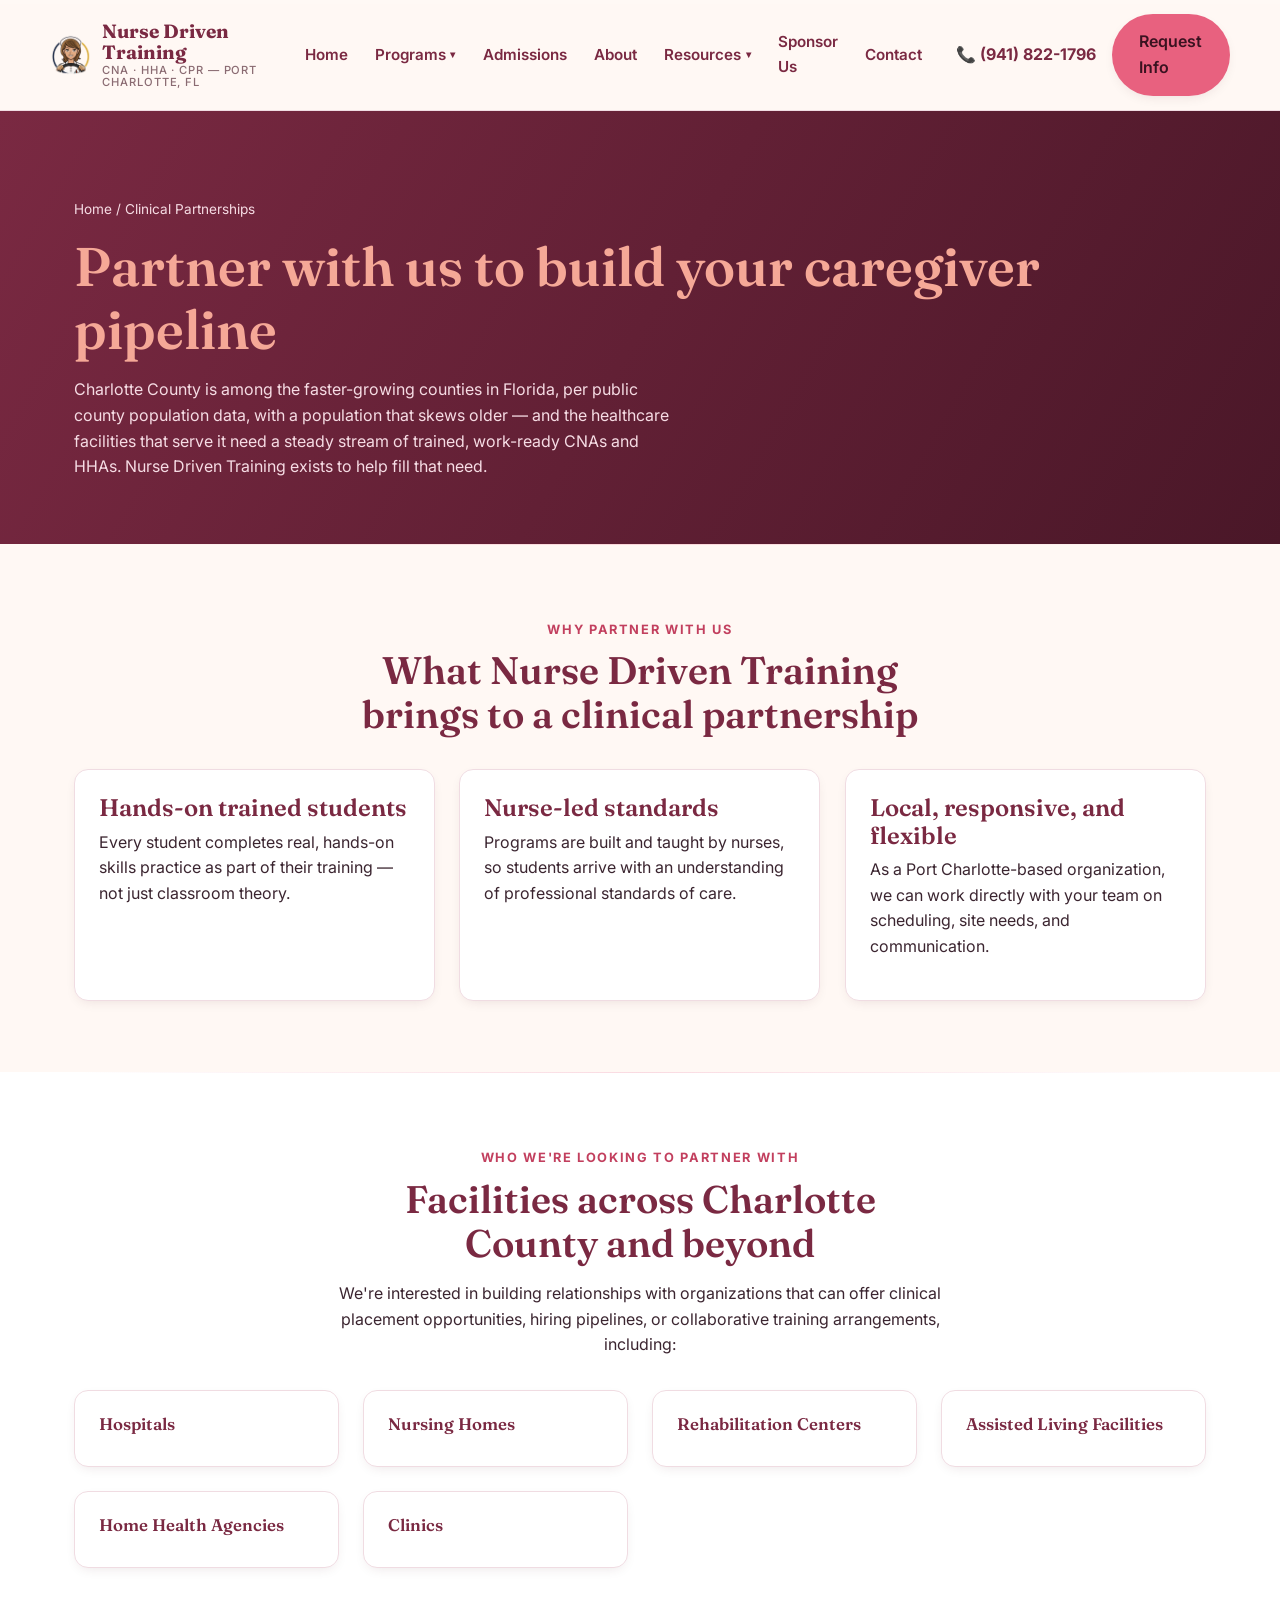
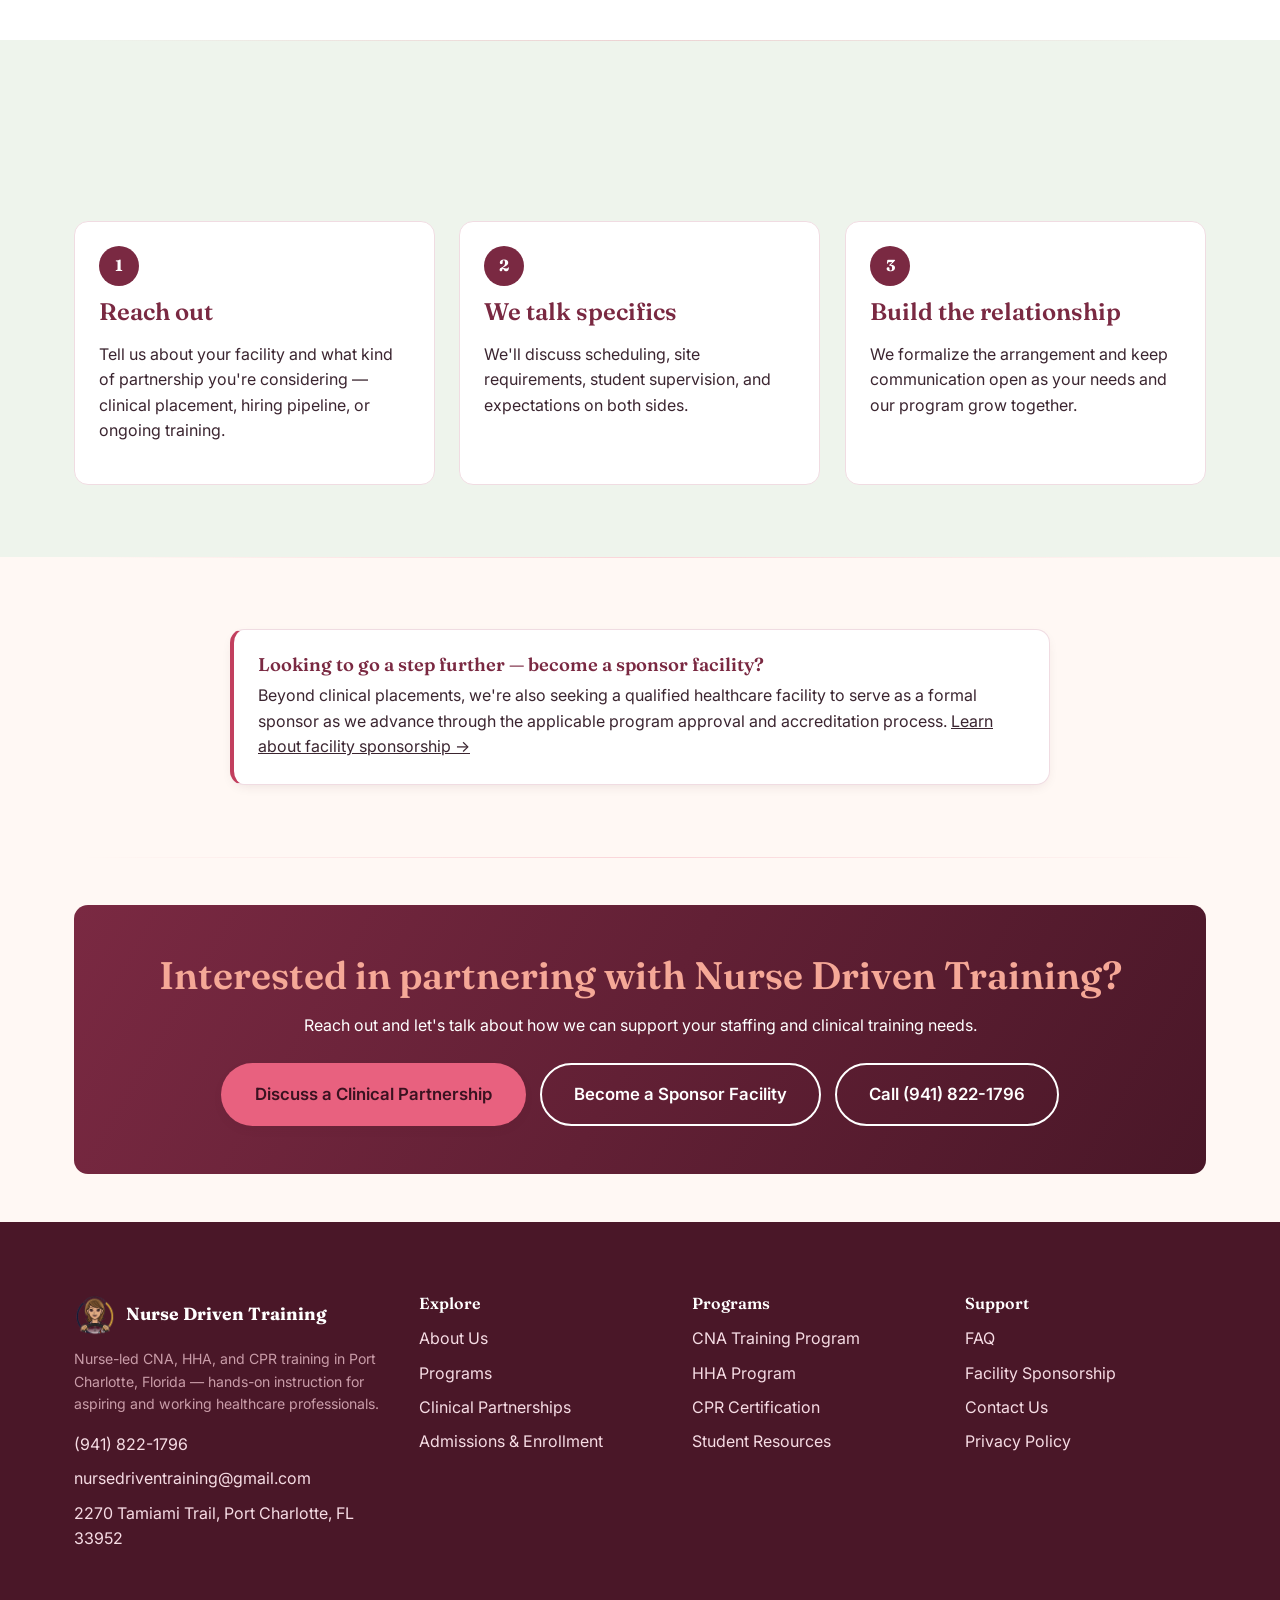
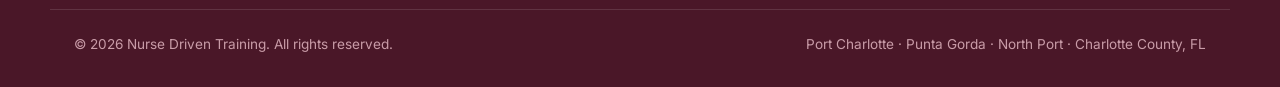
<file: clinical-partnerships.html>
<!doctype html>
<html lang="en">
<head>
<meta charset="UTF-8">
<meta name="viewport" content="width=device-width, initial-scale=1">
<title>Clinical Partnerships | Nurse Driven Training — Port Charlotte, FL</title>
<meta name="description" content="Partner with Nurse Driven Training: clinical site opportunities and a trained caregiver pipeline for hospitals, nursing homes, and healthcare employers in Charlotte County, FL.">
<link rel="canonical" href="https://www.nursedriventraining.com/clinical-partnerships.html">
<meta property="og:type" content="website">
<meta property="og:site_name" content="Nurse Driven Training">
<meta property="og:title" content="Clinical Partnerships | Nurse Driven Training — Port Charlotte, FL">
<meta property="og:description" content="Partner with Nurse Driven Training: clinical site opportunities for hospitals, nursing homes, and healthcare employers in Charlotte County, FL.">
<meta property="og:url" content="https://www.nursedriventraining.com/clinical-partnerships.html">
<meta property="og:image" content="https://www.nursedriventraining.com/assets/img/og-cover.jpg">
<meta property="og:image:width" content="1200">
<meta property="og:image:height" content="630">
<meta name="twitter:card" content="summary_large_image">
<meta name="twitter:title" content="Clinical Partnerships | Nurse Driven Training">
<meta name="twitter:description" content="Partner with Nurse Driven Training in Charlotte County, FL.">
<meta name="twitter:image" content="https://www.nursedriventraining.com/assets/img/og-cover.jpg">
<link rel="icon" type="image/x-icon" href="/favicon.ico">
<link rel="icon" type="image/png" sizes="32x32" href="/favicon-32x32.png">
<link rel="icon" type="image/png" sizes="16x16" href="/favicon-16x16.png">
<link rel="apple-touch-icon" sizes="180x180" href="/apple-touch-icon.png">
<link rel="manifest" href="/site.webmanifest">
<meta name="msapplication-config" content="/browserconfig.xml">
<meta name="theme-color" content="#7A2942">
<link rel="preconnect" href="https://fonts.googleapis.com">
<link rel="preconnect" href="https://fonts.gstatic.com" crossorigin>
<link href="https://fonts.googleapis.com/css2?family=Fraunces:wght@500;600;700&family=Inter:wght@400;500;600;700&display=swap" rel="stylesheet">
<link rel="stylesheet" href="css/styles.css?v=4.0">
<script type="application/ld+json">
{
  "@context": "https://schema.org",
  "@type": "BreadcrumbList",
  "itemListElement": [
    { "@type": "ListItem", "position": 1, "name": "Home", "item": "https://www.nursedriventraining.com/" },
    { "@type": "ListItem", "position": 2, "name": "Clinical Partnerships", "item": "https://www.nursedriventraining.com/clinical-partnerships.html" }
  ]
}
</script>
</head>
<body>
<a class="skip-link" href="#main">Skip to content</a>
<header class="site-header">
  <div class="container header-bar">
    <a class="brand" href="index.html">
      <img src="assets/img/mascot-icon.png" alt="" width="42" height="42" class="brand-mark-img">
      <span class="brand-text">Nurse Driven Training<span>CNA · HHA · CPR — Port Charlotte, FL</span></span>
    </a>
    <nav class="main-nav" aria-label="Primary">
      <ul class="nav-links" id="primary-nav">
        <li><a href="index.html">Home</a></li>
        <li class="nav-item has-dropdown">
          <button type="button" class="nav-dropdown-trigger" aria-expanded="false" aria-controls="dropdown-programs">Programs <span class="caret" aria-hidden="true">&#9662;</span></button>
          <ul class="nav-dropdown" id="dropdown-programs">
            <li><a href="programs.html">All Programs</a></li>
            <li><a href="cna-training-program.html">CNA Training Program</a></li>
            <li><a href="hha-program.html">HHA Program</a></li>
            <li><a href="cpr-certification.html">CPR Certification</a></li>
          </ul>
        </li>
        <li><a href="admissions.html">Admissions</a></li>
        <li><a href="about.html">About</a></li>
        <li class="nav-item has-dropdown">
          <button type="button" class="nav-dropdown-trigger" aria-expanded="false" aria-controls="dropdown-resources">Resources <span class="caret" aria-hidden="true">&#9662;</span></button>
          <ul class="nav-dropdown" id="dropdown-resources">
            <li><a href="student-resources.html">Student Resources</a></li>
            <li><a href="faq.html">FAQ</a></li>
            <li><a href="clinical-partnerships.html">Clinical Partnerships</a></li>
          </ul>
        </li>
        <li><a href="sponsor-us.html">Sponsor Us</a></li>
        <li><a href="contact.html">Contact</a></li>
      </ul>
      <div class="header-actions">
        <a class="header-phone" href="tel:+19418221796">📞 (941) 822-1796</a>
        <a class="btn btn-primary header-cta" href="contact.html">Request Info</a>
        <button class="nav-toggle" aria-label="Toggle menu" aria-expanded="false" aria-controls="primary-nav"><span></span></button>
      </div>
    </nav>
  </div>
</header>

<main id="main">
  <div class="page-hero">
    <div class="container">
      <p class="breadcrumb" style="color:#F6DCE4;"><a href="index.html" style="color:#F6DCE4;">Home</a> / Clinical Partnerships</p>
      <h1>Partner with us to build your caregiver pipeline</h1>
      <p>Charlotte County is among the faster-growing counties in Florida, per public county population data, with a population that skews older — and the healthcare facilities that serve it need a steady stream of trained, work-ready CNAs and HHAs. Nurse Driven Training exists to help fill that need.</p>
    </div>
  </div>

  <section>
    <div class="container">
      <div class="section-head center">
        <span class="kicker">Why Partner With Us</span>
        <h2>What Nurse Driven Training brings to a clinical partnership</h2>
      </div>
      <div class="grid grid-3">
        <div class="card">
          <h3>Hands-on trained students</h3>
          <p>Every student completes real, hands-on skills practice as part of their training — not just classroom theory.</p>
        </div>
        <div class="card">
          <h3>Nurse-led standards</h3>
          <p>Programs are built and taught by nurses, so students arrive with an understanding of professional standards of care.</p>
        </div>
        <div class="card">
          <h3>Local, responsive, and flexible</h3>
          <p>As a Port Charlotte-based organization, we can work directly with your team on scheduling, site needs, and communication.</p>
        </div>
      </div>
    </div>
  </section>

  <section class="section-alt">
    <div class="container">
      <div class="section-head center">
        <span class="kicker">Who We're Looking to Partner With</span>
        <h2>Facilities across Charlotte County and beyond</h2>
        <p>We're interested in building relationships with organizations that can offer clinical placement opportunities, hiring pipelines, or collaborative training arrangements, including:</p>
      </div>
      <div class="grid grid-4">
        <div class="card"><h3 style="font-size:1.05rem;">Hospitals</h3></div>
        <div class="card"><h3 style="font-size:1.05rem;">Nursing Homes</h3></div>
        <div class="card"><h3 style="font-size:1.05rem;">Rehabilitation Centers</h3></div>
        <div class="card"><h3 style="font-size:1.05rem;">Assisted Living Facilities</h3></div>
        <div class="card"><h3 style="font-size:1.05rem;">Home Health Agencies</h3></div>
        <div class="card"><h3 style="font-size:1.05rem;">Clinics</h3></div>
      </div>
    </div>
  </section>

  <section class="section-sage">
    <div class="container">
      <div class="section-head center">
        <span class="kicker">How It Works</span>
        <h2>Starting a conversation is simple</h2>
      </div>
      <div class="steps">
        <div class="step"><div class="step-num"></div><h3>Reach out</h3><p>Tell us about your facility and what kind of partnership you're considering — clinical placement, hiring pipeline, or ongoing training.</p></div>
        <div class="step"><div class="step-num"></div><h3>We talk specifics</h3><p>We'll discuss scheduling, site requirements, student supervision, and expectations on both sides.</p></div>
        <div class="step"><div class="step-num"></div><h3>Build the relationship</h3><p>We formalize the arrangement and keep communication open as your needs and our program grow together.</p></div>
      </div>
    </div>
  </section>

  <section>
    <div class="container">
      <div class="card" style="max-width:820px;margin:0 auto;border-left:4px solid var(--gold-dark);">
        <h3 style="font-size:1.15rem;">Looking to go a step further — become a sponsor facility?</h3>
        <p style="margin-bottom:0;">Beyond clinical placements, we're also seeking a qualified healthcare facility to serve as a formal sponsor as we advance through the applicable program approval and accreditation process. <a href="sponsor-us.html">Learn about facility sponsorship &rarr;</a></p>
      </div>
    </div>
  </section>

  <section class="section-tight">
    <div class="container">
      <div class="cta-banner">
        <h2 class="mt-0">Interested in partnering with Nurse Driven Training?</h2>
        <p>Reach out and let's talk about how we can support your staffing and clinical training needs.</p>
        <div class="btn-row">
          <a class="btn btn-primary btn-lg" href="contact.html">Discuss a Clinical Partnership</a>
          <a class="btn btn-outline btn-lg" href="sponsor-us.html">Become a Sponsor Facility</a>
          <a class="btn btn-outline btn-lg" href="tel:+19418221796">Call (941) 822-1796</a>
        </div>
      </div>
    </div>
  </section>
</main>

<footer class="site-footer">
  <div class="container footer-grid">
    <div>
      <div class="footer-brand">
        <img src="assets/img/mascot-icon.png" alt="" width="42" height="42" class="brand-mark-img">
        <strong style="color:#fff;font-family:var(--font-head);font-size:1.1rem;">Nurse Driven Training</strong>
      </div>
      <p class="small" style="color:#C99CA8;">Nurse-led CNA, HHA, and CPR training in Port Charlotte, Florida — hands-on instruction for aspiring and working healthcare professionals.</p>
      <ul>
        <li><a href="tel:+19418221796">(941) 822-1796</a></li>
        <li><a href="mailto:nursedriventraining@gmail.com">nursedriventraining@gmail.com</a></li>
        <li>2270 Tamiami Trail, Port Charlotte, FL 33952</li>
      </ul>
    </div>
    <div>
      <h4>Explore</h4>
      <ul>
        <li><a href="about.html">About Us</a></li>
        <li><a href="programs.html">Programs</a></li>
        <li><a href="clinical-partnerships.html">Clinical Partnerships</a></li>
        <li><a href="admissions.html">Admissions &amp; Enrollment</a></li>
      </ul>
    </div>
    <div>
      <h4>Programs</h4>
      <ul>
        <li><a href="cna-training-program.html">CNA Training Program</a></li>
        <li><a href="hha-program.html">HHA Program</a></li>
        <li><a href="cpr-certification.html">CPR Certification</a></li>
        <li><a href="student-resources.html">Student Resources</a></li>
      </ul>
    </div>
    <div>
      <h4>Support</h4>
      <ul>
        <li><a href="faq.html">FAQ</a></li>
        <li><a href="sponsor-us.html">Facility Sponsorship</a></li>
        <li><a href="contact.html">Contact Us</a></li>
        <li><a href="privacy-policy.html">Privacy Policy</a></li>
      </ul>
    </div>
  </div>
  <div class="container footer-bottom">
    <span>© <span data-year></span> Nurse Driven Training. All rights reserved.</span>
    <span>Port Charlotte · Punta Gorda · North Port · Charlotte County, FL</span>
  </div>
</footer>
<div class="mobile-cta-bar">
  <a class="btn btn-navy" href="tel:+19418221796">Call Now</a>
  <a class="btn btn-primary" href="contact.html">Request Info</a>
</div>
<script src="js/main.js?v=4.0" defer></script>
</body>
</html>
</file>
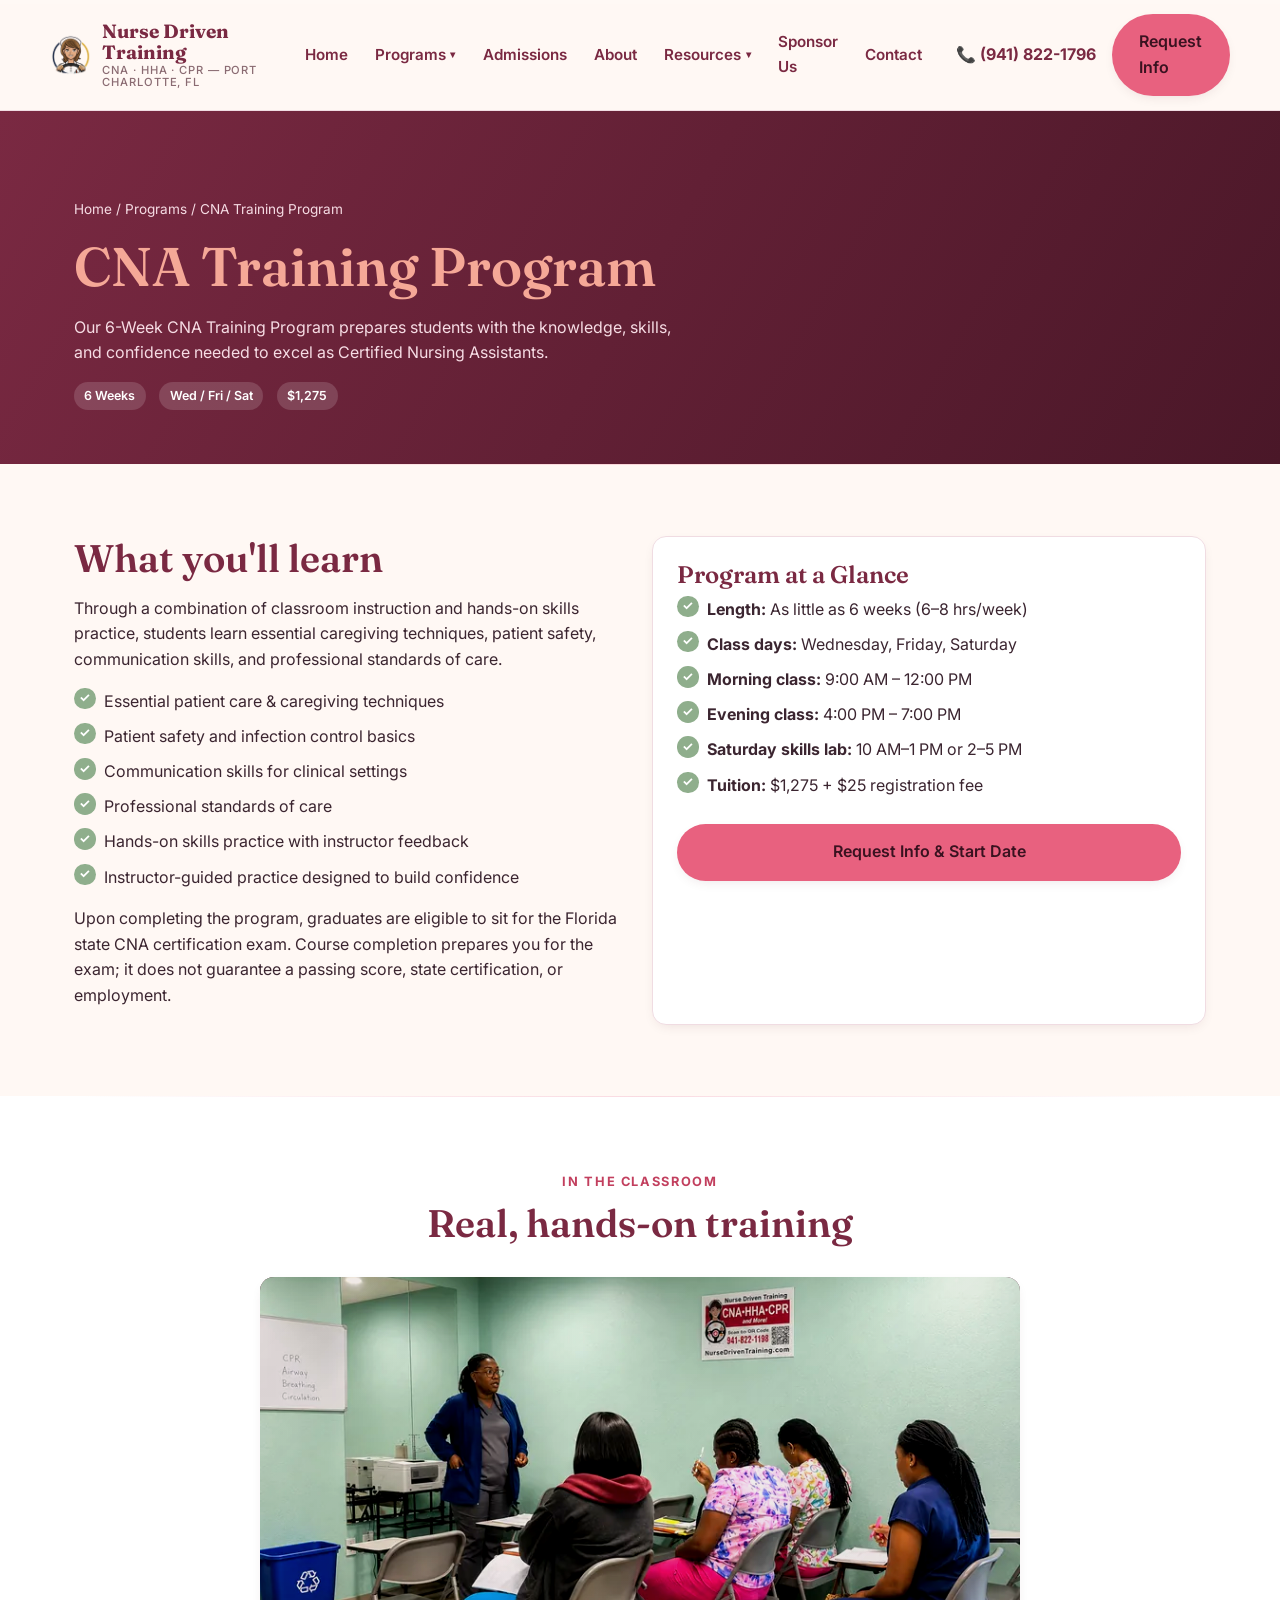
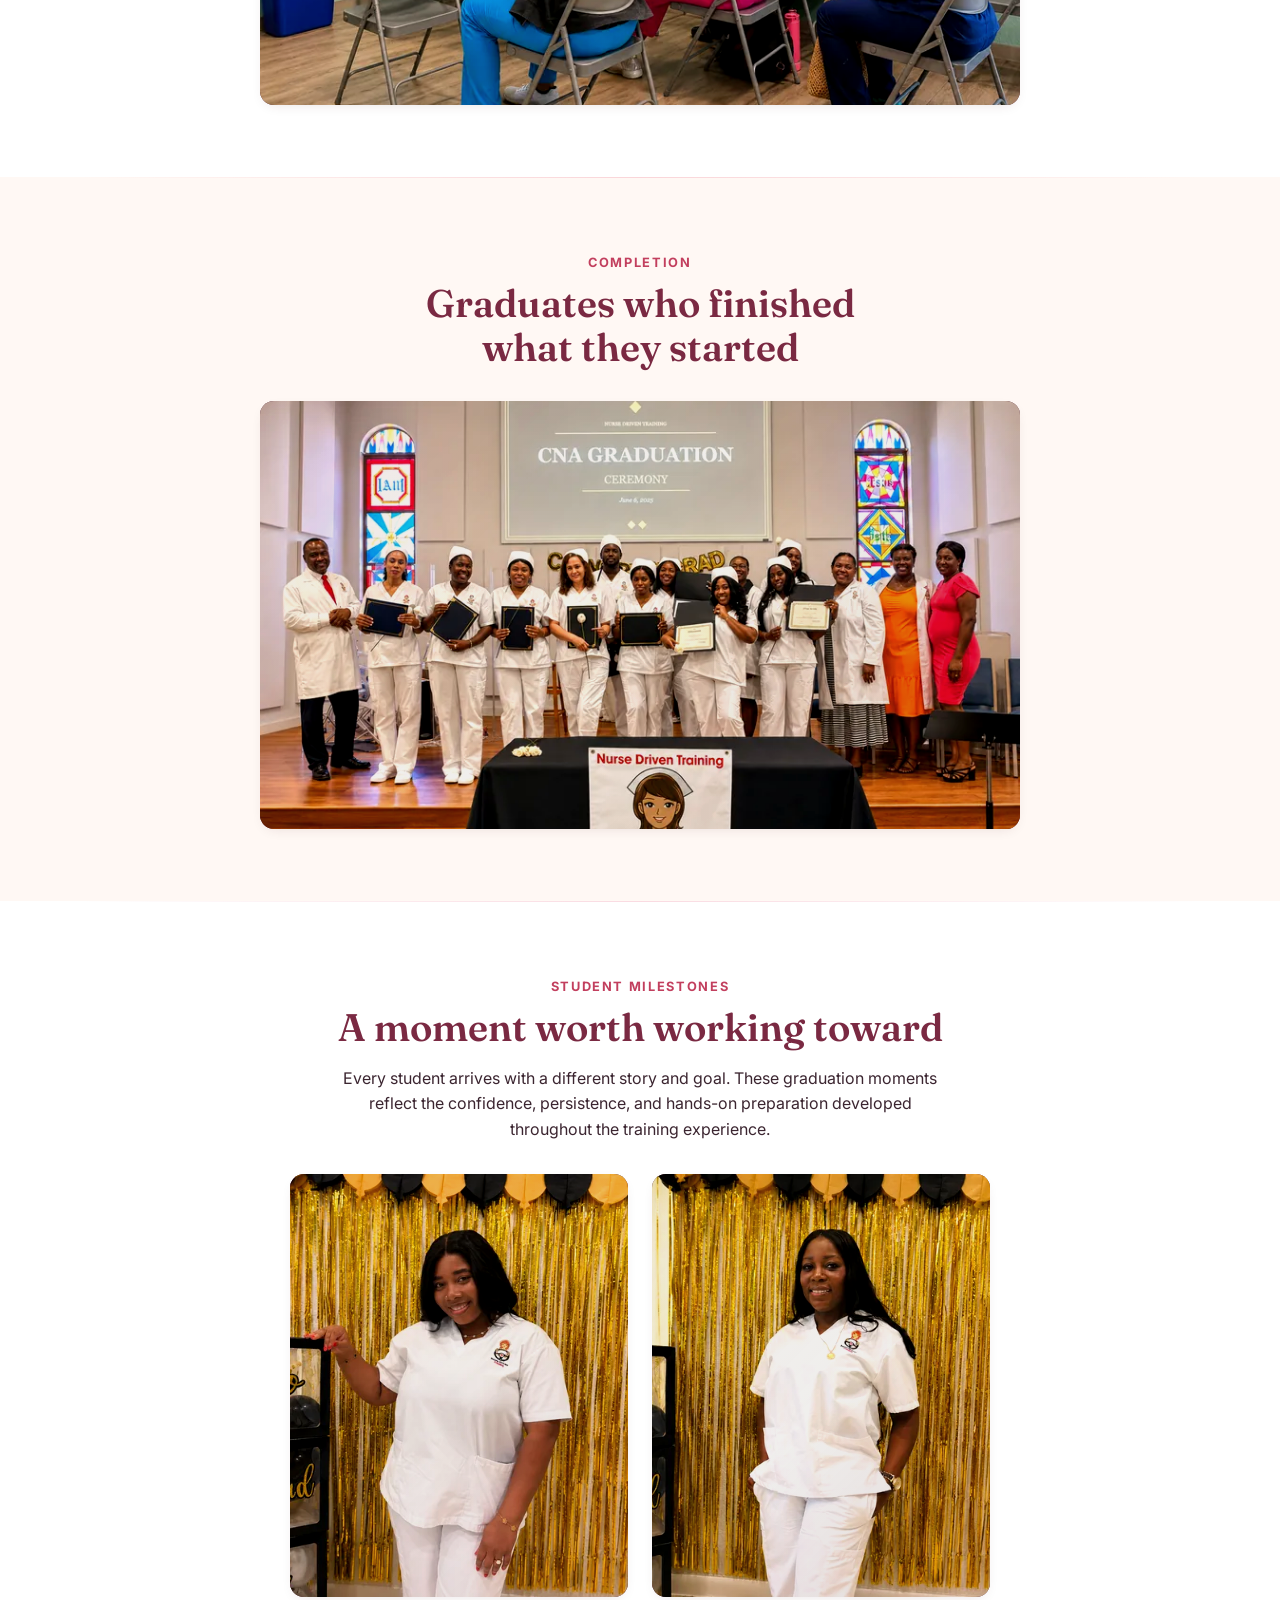
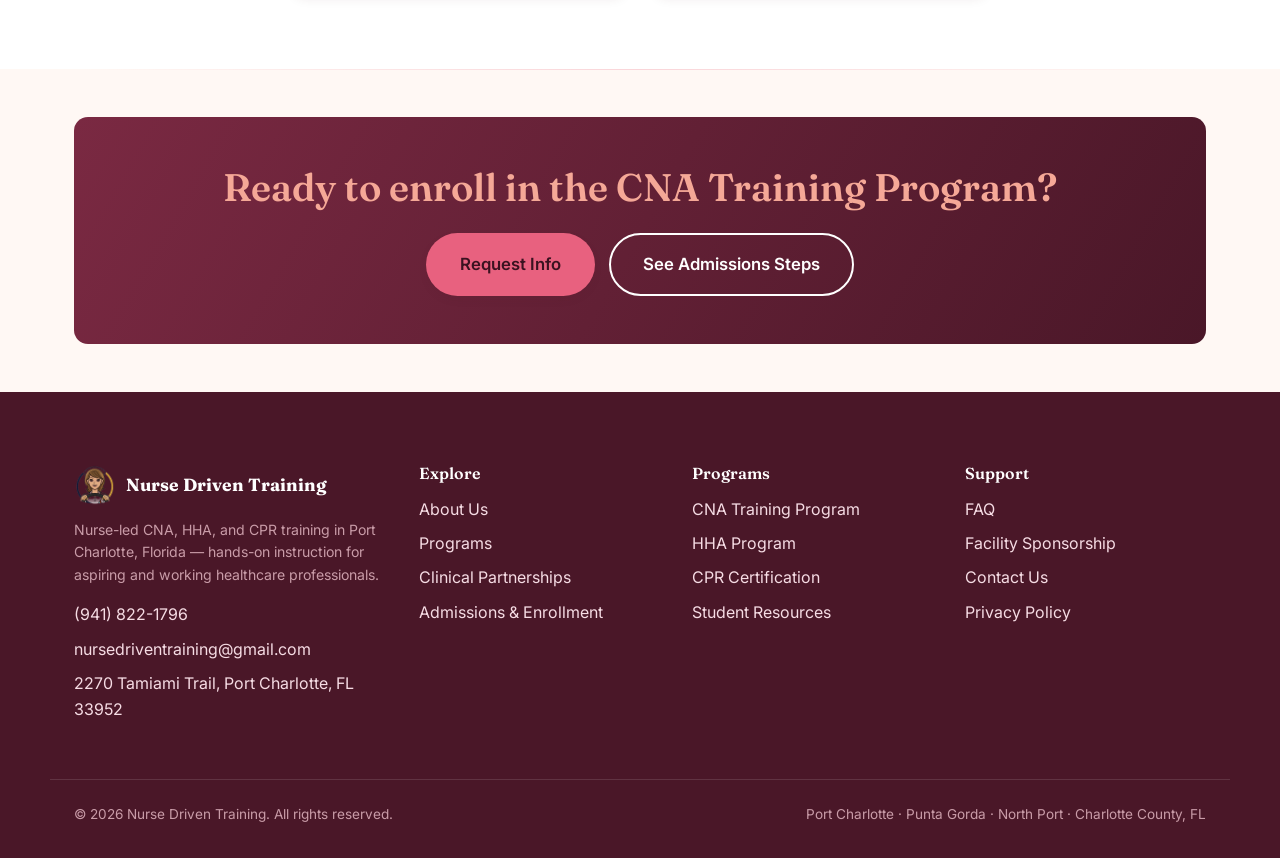
<file: cna-training-program.html>
<!doctype html>
<html lang="en">
<head>
<meta charset="UTF-8">
<meta name="viewport" content="width=device-width, initial-scale=1">
<title>CNA Training Program | Nurse Driven Training — Port Charlotte, FL</title>
<meta name="description" content="6-week CNA Training Program in Port Charlotte, FL. Hands-on classroom and clinical instruction to prepare you for the state CNA certification exam. $1,275.">
<link rel="canonical" href="https://www.nursedriventraining.com/cna-training-program.html">
<meta property="og:type" content="website">
<meta property="og:site_name" content="Nurse Driven Training">
<meta property="og:title" content="CNA Training Program | Nurse Driven Training — Port Charlotte, FL">
<meta property="og:description" content="6-week CNA Training Program in Port Charlotte, FL. Hands-on classroom and clinical instruction to prepare you for the state CNA certification exam. $1,275.">
<meta property="og:url" content="https://www.nursedriventraining.com/cna-training-program.html">
<meta property="og:image" content="https://www.nursedriventraining.com/assets/img/og-cover.jpg">
<meta property="og:image:width" content="1200">
<meta property="og:image:height" content="630">
<meta name="twitter:card" content="summary_large_image">
<meta name="twitter:title" content="CNA Training Program | Nurse Driven Training">
<meta name="twitter:description" content="6-week CNA Training Program in Port Charlotte, FL. $1,275.">
<meta name="twitter:image" content="https://www.nursedriventraining.com/assets/img/og-cover.jpg">
<link rel="icon" type="image/x-icon" href="/favicon.ico">
<link rel="icon" type="image/png" sizes="32x32" href="/favicon-32x32.png">
<link rel="icon" type="image/png" sizes="16x16" href="/favicon-16x16.png">
<link rel="apple-touch-icon" sizes="180x180" href="/apple-touch-icon.png">
<link rel="manifest" href="/site.webmanifest">
<meta name="msapplication-config" content="/browserconfig.xml">
<meta name="theme-color" content="#7A2942">
<link rel="preconnect" href="https://fonts.googleapis.com">
<link rel="preconnect" href="https://fonts.gstatic.com" crossorigin>
<link href="https://fonts.googleapis.com/css2?family=Fraunces:wght@500;600;700&family=Inter:wght@400;500;600;700&display=swap" rel="stylesheet">
<link rel="stylesheet" href="css/styles.css?v=4.0">
<script type="application/ld+json">
{
  "@context": "https://schema.org",
  "@type": "Course",
  "name": "CNA Training Program",
  "description": "A 6-week Certified Nursing Assistant training program combining classroom instruction and hands-on skills practice to prepare students for the Florida state CNA certification exam.",
  "provider": {
    "@type": "EducationalOrganization",
    "name": "Nurse Driven Training",
    "sameAs": "https://www.nursedriventraining.com/"
  },
  "offers": {
    "@type": "Offer",
    "price": "1275.00",
    "priceCurrency": "USD"
  }
}
</script>
<script type="application/ld+json">
{
  "@context": "https://schema.org",
  "@type": "BreadcrumbList",
  "itemListElement": [
    { "@type": "ListItem", "position": 1, "name": "Home", "item": "https://www.nursedriventraining.com/" },
    { "@type": "ListItem", "position": 2, "name": "Programs", "item": "https://www.nursedriventraining.com/programs.html" },
    { "@type": "ListItem", "position": 3, "name": "CNA Training Program", "item": "https://www.nursedriventraining.com/cna-training-program.html" }
  ]
}
</script>
</head>
<body>
<a class="skip-link" href="#main">Skip to content</a>
<header class="site-header">
  <div class="container header-bar">
    <a class="brand" href="index.html">
      <img src="assets/img/mascot-icon.png" alt="" width="42" height="42" class="brand-mark-img">
      <span class="brand-text">Nurse Driven Training<span>CNA · HHA · CPR — Port Charlotte, FL</span></span>
    </a>
    <nav class="main-nav" aria-label="Primary">
      <ul class="nav-links" id="primary-nav">
        <li><a href="index.html">Home</a></li>
        <li class="nav-item has-dropdown">
          <button type="button" class="nav-dropdown-trigger" aria-expanded="false" aria-controls="dropdown-programs">Programs <span class="caret" aria-hidden="true">&#9662;</span></button>
          <ul class="nav-dropdown" id="dropdown-programs">
            <li><a href="programs.html">All Programs</a></li>
            <li><a href="cna-training-program.html">CNA Training Program</a></li>
            <li><a href="hha-program.html">HHA Program</a></li>
            <li><a href="cpr-certification.html">CPR Certification</a></li>
          </ul>
        </li>
        <li><a href="admissions.html">Admissions</a></li>
        <li><a href="about.html">About</a></li>
        <li class="nav-item has-dropdown">
          <button type="button" class="nav-dropdown-trigger" aria-expanded="false" aria-controls="dropdown-resources">Resources <span class="caret" aria-hidden="true">&#9662;</span></button>
          <ul class="nav-dropdown" id="dropdown-resources">
            <li><a href="student-resources.html">Student Resources</a></li>
            <li><a href="faq.html">FAQ</a></li>
            <li><a href="clinical-partnerships.html">Clinical Partnerships</a></li>
          </ul>
        </li>
        <li><a href="sponsor-us.html">Sponsor Us</a></li>
        <li><a href="contact.html">Contact</a></li>
      </ul>
      <div class="header-actions">
        <a class="header-phone" href="tel:+19418221796">📞 (941) 822-1796</a>
        <a class="btn btn-primary header-cta" href="contact.html">Request Info</a>
        <button class="nav-toggle" aria-label="Toggle menu" aria-expanded="false" aria-controls="primary-nav"><span></span></button>
      </div>
    </nav>
  </div>
</header>

<main id="main">
  <div class="page-hero">
    <div class="container">
      <p class="breadcrumb" style="color:#F6DCE4;"><a href="index.html" style="color:#F6DCE4;">Home</a> / <a href="programs.html" style="color:#F6DCE4;">Programs</a> / CNA Training Program</p>
      <h1>CNA Training Program</h1>
      <p>Our 6-Week CNA Training Program prepares students with the knowledge, skills, and confidence needed to excel as Certified Nursing Assistants.</p>
      <div class="badge-row">
        <span class="tag" style="background:rgba(255,255,255,0.15); color:#fff;">6 Weeks</span>
        <span class="tag" style="background:rgba(255,255,255,0.15); color:#fff;">Wed / Fri / Sat</span>
        <span class="tag" style="background:rgba(255,255,255,0.15); color:#fff;">$1,275</span>
      </div>
    </div>
  </div>

  <section>
    <div class="container grid grid-2">
      <div>
        <h2>What you'll learn</h2>
        <p>Through a combination of classroom instruction and hands-on skills practice, students learn essential caregiving techniques, patient safety, communication skills, and professional standards of care.</p>
        <ul class="check-list">
          <li>Essential patient care &amp; caregiving techniques</li>
          <li>Patient safety and infection control basics</li>
          <li>Communication skills for clinical settings</li>
          <li>Professional standards of care</li>
          <li>Hands-on skills practice with instructor feedback</li>
          <li>Instructor-guided practice designed to build confidence</li>
        </ul>
        <p>Upon completing the program, graduates are eligible to sit for the Florida state CNA certification exam. Course completion prepares you for the exam; it does not guarantee a passing score, state certification, or employment.</p>
      </div>
      <aside class="card">
        <h3>Program at a Glance</h3>
        <ul class="check-list">
          <li><strong>Length:</strong> As little as 6 weeks (6–8 hrs/week)</li>
          <li><strong>Class days:</strong> Wednesday, Friday, Saturday</li>
          <li><strong>Morning class:</strong> 9:00 AM – 12:00 PM</li>
          <li><strong>Evening class:</strong> 4:00 PM – 7:00 PM</li>
          <li><strong>Saturday skills lab:</strong> 10 AM–1 PM or 2–5 PM</li>
          <li><strong>Tuition:</strong> $1,275 + $25 registration fee</li>
        </ul>
        <a class="btn btn-primary btn-block" href="contact.html">Request Info &amp; Start Date</a>
      </aside>
    </div>
  </section>

  <section class="section-alt">
    <div class="container">
      <div class="section-head center">
        <span class="kicker">In the Classroom</span>
        <h2>Real, hands-on training</h2>
      </div>
      <div class="photo-frame wide" style="max-width:760px;margin:0 auto;">
        <picture>
          <source type="image/webp" srcset="assets/img/nurse-led-cna-classroom-training-port-charlotte-mobile.webp 800w, assets/img/nurse-led-cna-classroom-training-port-charlotte.webp 1535w" sizes="(max-width: 899px) 100vw, 760px">
          <source type="image/jpeg" srcset="assets/img/nurse-led-cna-classroom-training-port-charlotte-mobile.jpg 800w, assets/img/nurse-led-cna-classroom-training-port-charlotte.jpg 1535w" sizes="(max-width: 899px) 100vw, 760px">
          <img src="assets/img/nurse-led-cna-classroom-training-port-charlotte.jpg" alt="Nurse instructor teaching CNA students in a Nurse Driven Training classroom in Port Charlotte" width="760" height="428" loading="lazy">
        </picture>
      </div>
    </div>
  </section>

  <section>
    <div class="container">
      <div class="section-head center">
        <span class="kicker">Completion</span>
        <h2>Graduates who finished what they started</h2>
      </div>
      <div class="photo-frame wide" style="max-width:760px;margin:0 auto;">
        <picture>
          <source type="image/webp" srcset="assets/img/nurse-driven-training-cna-graduation-class-2025-mobile.webp 800w, assets/img/nurse-driven-training-cna-graduation-class-2025.webp 1335w" sizes="(max-width: 899px) 100vw, 760px">
          <source type="image/jpeg" srcset="assets/img/nurse-driven-training-cna-graduation-class-2025-mobile.jpg 800w, assets/img/nurse-driven-training-cna-graduation-class-2025.jpg 1335w" sizes="(max-width: 899px) 100vw, 760px">
          <img src="assets/img/nurse-driven-training-cna-graduation-class-2025.jpg" alt="Nurse Driven Training CNA graduates and instructors celebrating at a graduation ceremony" width="760" height="428" loading="lazy">
        </picture>
      </div>
    </div>
  </section>

  <section class="section-alt">
    <div class="container">
      <div class="section-head center">
        <span class="kicker">Student Milestones</span>
        <h2>A moment worth working toward</h2>
        <p>Every student arrives with a different story and goal. These graduation moments reflect the confidence, persistence, and hands-on preparation developed throughout the training experience.</p>
      </div>
      <div class="grid grid-2" style="max-width:700px;margin:0 auto;">
        <div class="photo-frame" style="aspect-ratio:4/5;">
          <picture>
            <source type="image/webp" srcset="assets/img/nurse-driven-training-cna-graduate-portrait-01-mobile.webp 700w, assets/img/nurse-driven-training-cna-graduate-portrait-01.webp 1448w" sizes="(max-width: 700px) 100vw, 340px">
            <source type="image/jpeg" srcset="assets/img/nurse-driven-training-cna-graduate-portrait-01-mobile.jpg 700w, assets/img/nurse-driven-training-cna-graduate-portrait-01.jpg 1448w" sizes="(max-width: 700px) 100vw, 340px">
            <img src="assets/img/nurse-driven-training-cna-graduate-portrait-01.jpg" alt="Celebrating a Nurse Driven Training program milestone" width="340" height="425" loading="lazy">
          </picture>
        </div>
        <div class="photo-frame" style="aspect-ratio:4/5;">
          <picture>
            <source type="image/webp" srcset="assets/img/nurse-driven-training-cna-graduate-portrait-02-mobile.webp 700w, assets/img/nurse-driven-training-cna-graduate-portrait-02.webp 1449w" sizes="(max-width: 700px) 100vw, 340px">
            <source type="image/jpeg" srcset="assets/img/nurse-driven-training-cna-graduate-portrait-02-mobile.jpg 700w, assets/img/nurse-driven-training-cna-graduate-portrait-02.jpg 1449w" sizes="(max-width: 700px) 100vw, 340px">
            <img src="assets/img/nurse-driven-training-cna-graduate-portrait-02.jpg" alt="A proud graduation moment at Nurse Driven Training" width="340" height="425" loading="lazy">
          </picture>
        </div>
      </div>
    </div>
  </section>

  <section class="section-tight">
    <div class="container">
      <div class="cta-banner">
        <h2 class="mt-0">Ready to enroll in the CNA Training Program?</h2>
        <div class="btn-row">
          <a class="btn btn-primary btn-lg" href="contact.html">Request Info</a>
          <a class="btn btn-outline btn-lg" href="admissions.html">See Admissions Steps</a>
        </div>
      </div>
    </div>
  </section>
</main>

<footer class="site-footer">
  <div class="container footer-grid">
    <div>
      <div class="footer-brand">
        <img src="assets/img/mascot-icon.png" alt="" width="42" height="42" class="brand-mark-img">
        <strong style="color:#fff;font-family:var(--font-head);font-size:1.1rem;">Nurse Driven Training</strong>
      </div>
      <p class="small" style="color:#C99CA8;">Nurse-led CNA, HHA, and CPR training in Port Charlotte, Florida — hands-on instruction for aspiring and working healthcare professionals.</p>
      <ul>
        <li><a href="tel:+19418221796">(941) 822-1796</a></li>
        <li><a href="mailto:nursedriventraining@gmail.com">nursedriventraining@gmail.com</a></li>
        <li>2270 Tamiami Trail, Port Charlotte, FL 33952</li>
      </ul>
    </div>
    <div>
      <h4>Explore</h4>
      <ul>
        <li><a href="about.html">About Us</a></li>
        <li><a href="programs.html">Programs</a></li>
        <li><a href="clinical-partnerships.html">Clinical Partnerships</a></li>
        <li><a href="admissions.html">Admissions &amp; Enrollment</a></li>
      </ul>
    </div>
    <div>
      <h4>Programs</h4>
      <ul>
        <li><a href="cna-training-program.html">CNA Training Program</a></li>
        <li><a href="hha-program.html">HHA Program</a></li>
        <li><a href="cpr-certification.html">CPR Certification</a></li>
        <li><a href="student-resources.html">Student Resources</a></li>
      </ul>
    </div>
    <div>
      <h4>Support</h4>
      <ul>
        <li><a href="faq.html">FAQ</a></li>
        <li><a href="sponsor-us.html">Facility Sponsorship</a></li>
        <li><a href="contact.html">Contact Us</a></li>
        <li><a href="privacy-policy.html">Privacy Policy</a></li>
      </ul>
    </div>
  </div>
  <div class="container footer-bottom">
    <span>© <span data-year></span> Nurse Driven Training. All rights reserved.</span>
    <span>Port Charlotte · Punta Gorda · North Port · Charlotte County, FL</span>
  </div>
</footer>
<div class="mobile-cta-bar">
  <a class="btn btn-navy" href="tel:+19418221796">Call Now</a>
  <a class="btn btn-primary" href="contact.html">Request Info</a>
</div>
<script src="js/main.js?v=4.0" defer></script>
</body>
</html>
</file>
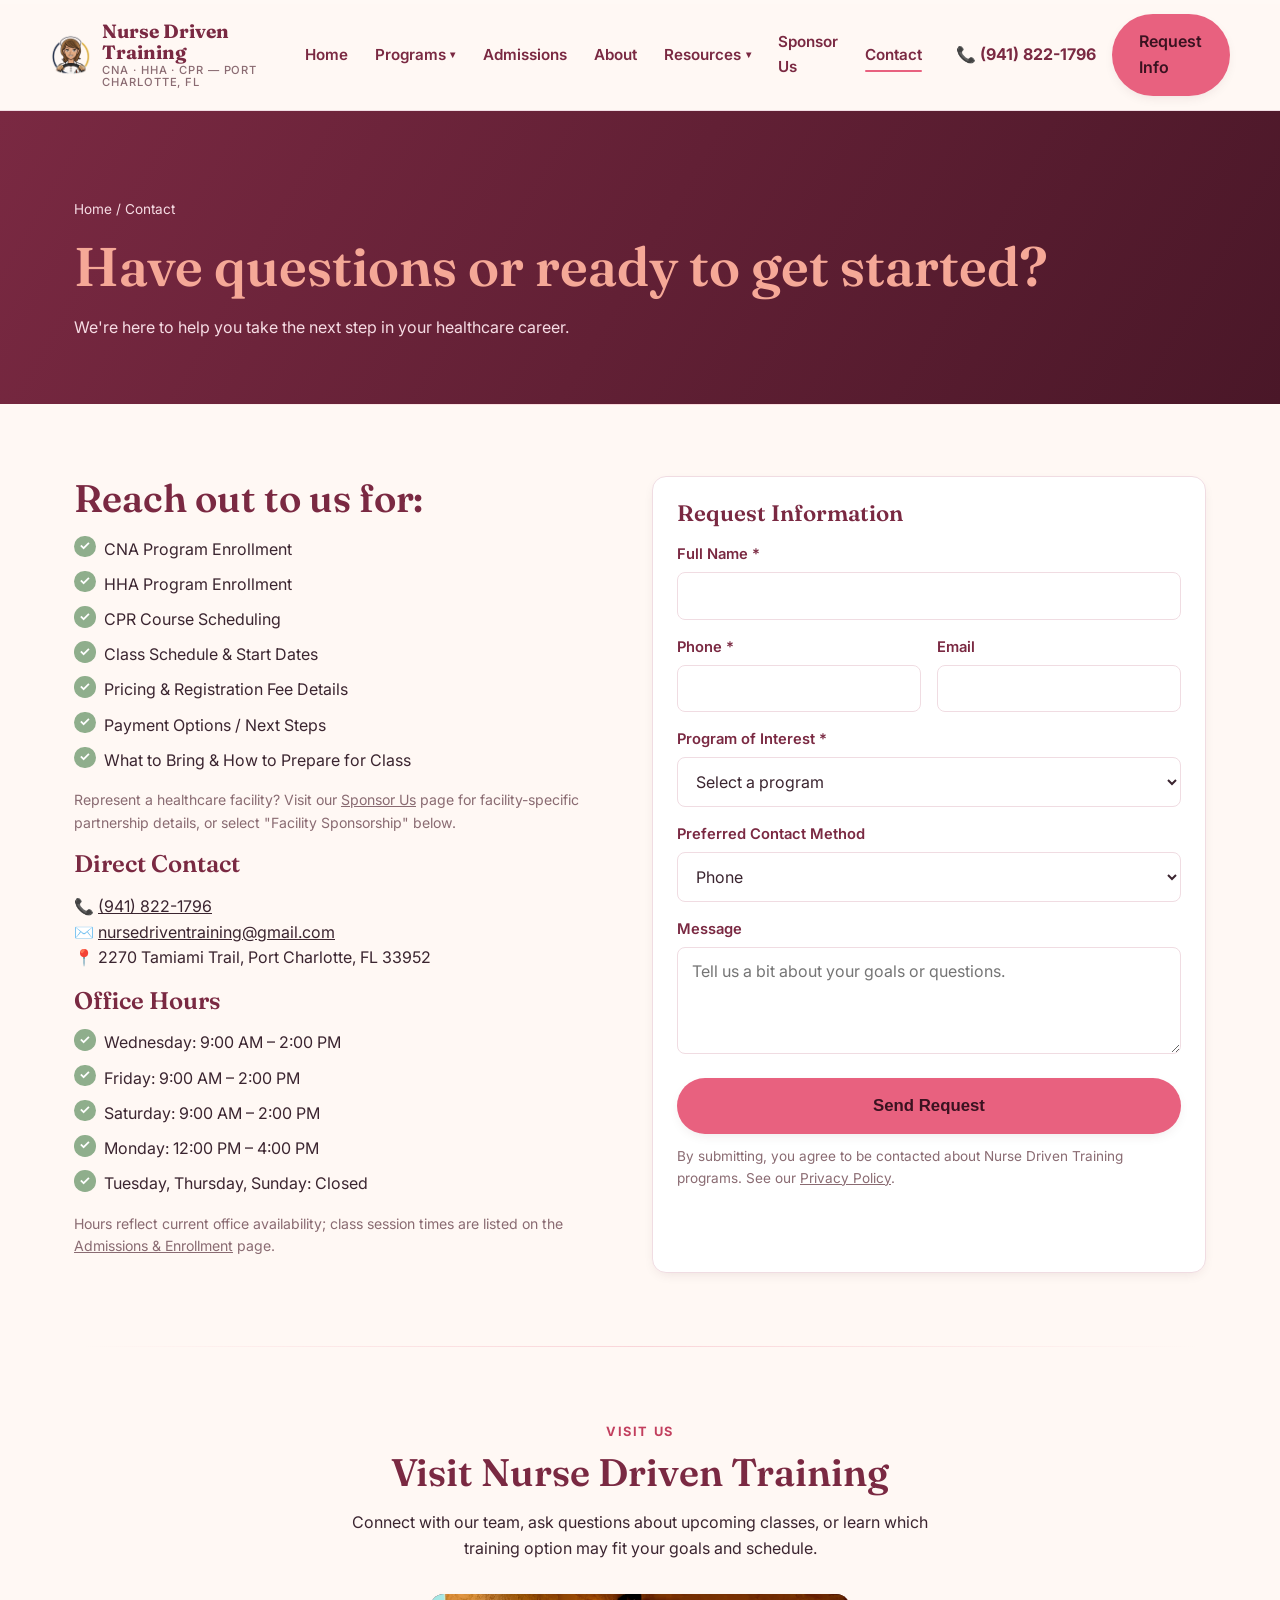
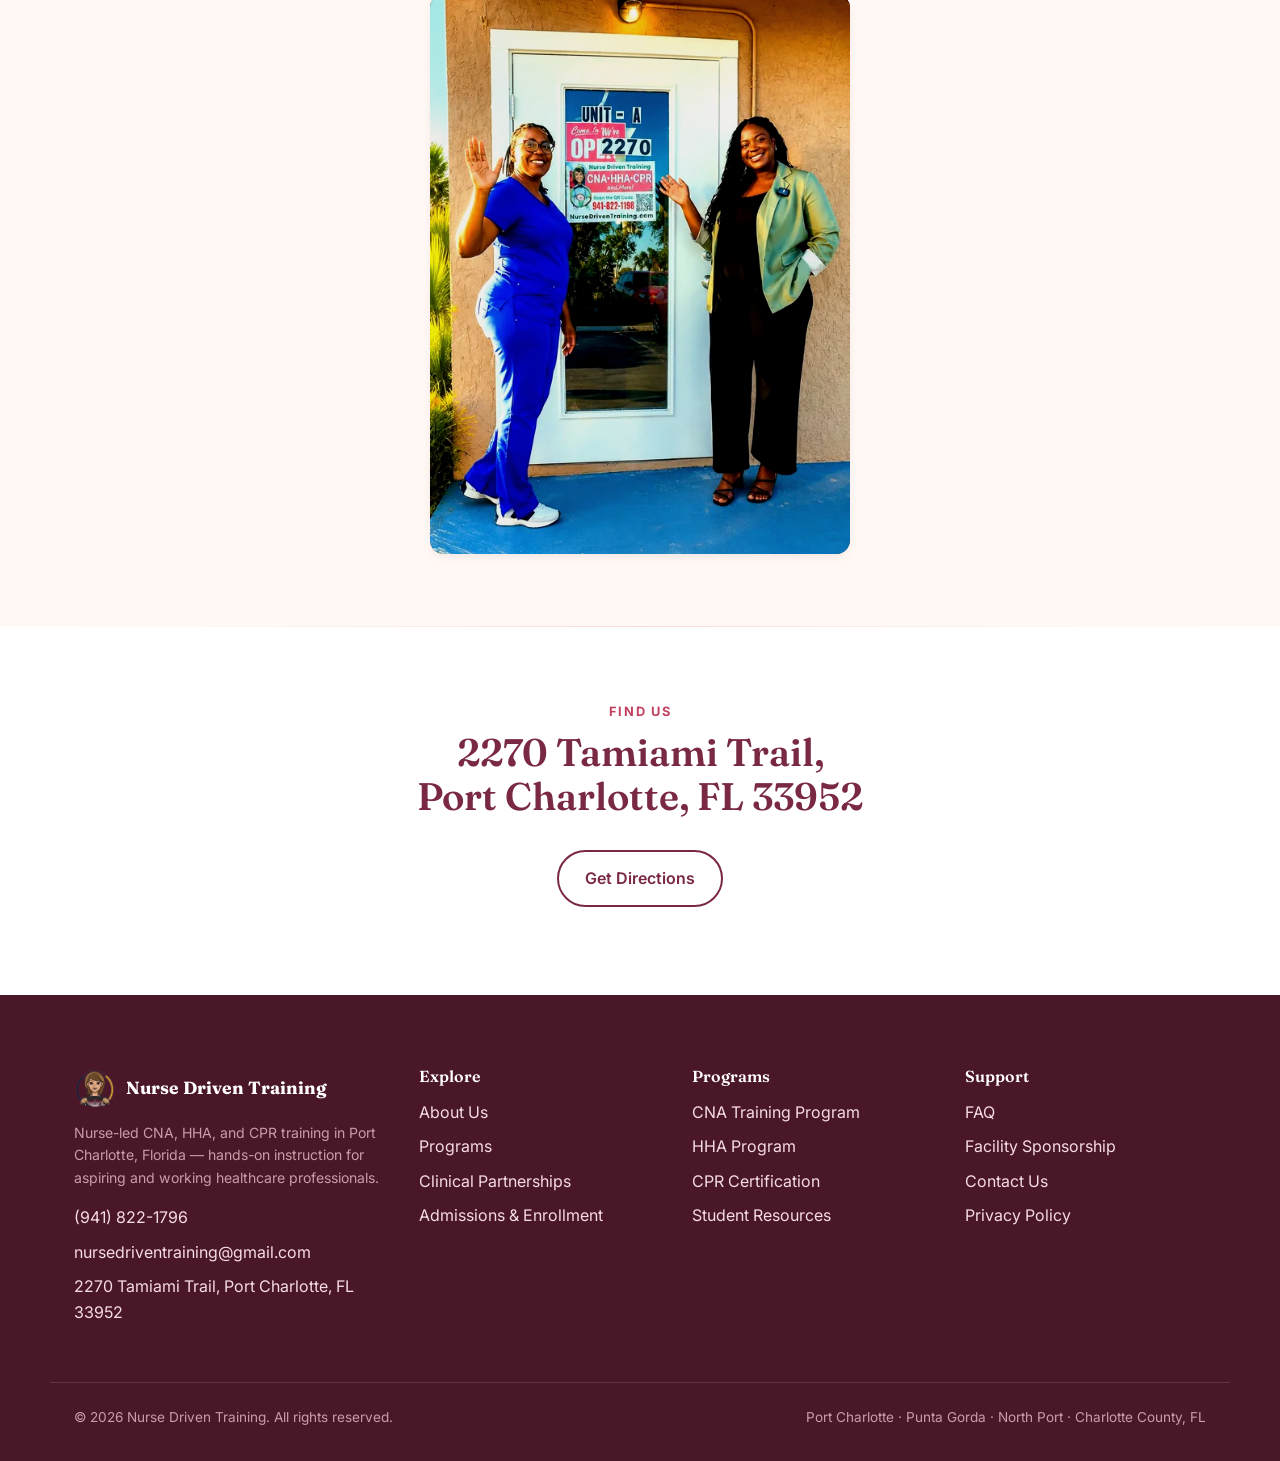
<file: contact.html>
<!doctype html>
<html lang="en">
<head>
<meta charset="UTF-8">
<meta name="viewport" content="width=device-width, initial-scale=1">
<title>Contact Us | Nurse Driven Training — Port Charlotte, FL</title>
<meta name="description" content="Contact Nurse Driven Training in Port Charlotte, FL to enroll in a CNA, HHA, or CPR program, check start dates, or ask about pricing and registration.">
<link rel="canonical" href="https://www.nursedriventraining.com/contact.html">
<meta property="og:type" content="website">
<meta property="og:site_name" content="Nurse Driven Training">
<meta property="og:title" content="Contact Us | Nurse Driven Training — Port Charlotte, FL">
<meta property="og:description" content="Contact Nurse Driven Training in Port Charlotte, FL to enroll in a CNA, HHA, or CPR program, check start dates, or ask about pricing and registration.">
<meta property="og:url" content="https://www.nursedriventraining.com/contact.html">
<meta property="og:image" content="https://www.nursedriventraining.com/assets/img/og-cover.jpg">
<meta property="og:image:width" content="1200">
<meta property="og:image:height" content="630">
<meta name="twitter:card" content="summary_large_image">
<meta name="twitter:title" content="Contact Us | Nurse Driven Training">
<meta name="twitter:description" content="Reach out to enroll or ask questions about our CNA, HHA, and CPR programs.">
<meta name="twitter:image" content="https://www.nursedriventraining.com/assets/img/og-cover.jpg">
<link rel="icon" type="image/x-icon" href="/favicon.ico">
<link rel="icon" type="image/png" sizes="32x32" href="/favicon-32x32.png">
<link rel="icon" type="image/png" sizes="16x16" href="/favicon-16x16.png">
<link rel="apple-touch-icon" sizes="180x180" href="/apple-touch-icon.png">
<link rel="manifest" href="/site.webmanifest">
<meta name="msapplication-config" content="/browserconfig.xml">
<meta name="theme-color" content="#7A2942">
<link rel="preconnect" href="https://fonts.googleapis.com">
<link rel="preconnect" href="https://fonts.gstatic.com" crossorigin>
<link href="https://fonts.googleapis.com/css2?family=Fraunces:wght@500;600;700&family=Inter:wght@400;500;600;700&display=swap" rel="stylesheet">
<link rel="stylesheet" href="css/styles.css?v=4.0">
<script type="application/ld+json">
{
  "@context": "https://schema.org",
  "@type": "BreadcrumbList",
  "itemListElement": [
    { "@type": "ListItem", "position": 1, "name": "Home", "item": "https://www.nursedriventraining.com/" },
    { "@type": "ListItem", "position": 2, "name": "Contact", "item": "https://www.nursedriventraining.com/contact.html" }
  ]
}
</script>
</head>
<body>
<a class="skip-link" href="#main">Skip to content</a>
<header class="site-header">
  <div class="container header-bar">
    <a class="brand" href="index.html">
      <img src="assets/img/mascot-icon.png" alt="" width="42" height="42" class="brand-mark-img">
      <span class="brand-text">Nurse Driven Training<span>CNA · HHA · CPR — Port Charlotte, FL</span></span>
    </a>
    <nav class="main-nav" aria-label="Primary">
      <ul class="nav-links" id="primary-nav">
        <li><a href="index.html">Home</a></li>
        <li class="nav-item has-dropdown">
          <button type="button" class="nav-dropdown-trigger" aria-expanded="false" aria-controls="dropdown-programs">Programs <span class="caret" aria-hidden="true">&#9662;</span></button>
          <ul class="nav-dropdown" id="dropdown-programs">
            <li><a href="programs.html">All Programs</a></li>
            <li><a href="cna-training-program.html">CNA Training Program</a></li>
            <li><a href="hha-program.html">HHA Program</a></li>
            <li><a href="cpr-certification.html">CPR Certification</a></li>
          </ul>
        </li>
        <li><a href="admissions.html">Admissions</a></li>
        <li><a href="about.html">About</a></li>
        <li class="nav-item has-dropdown">
          <button type="button" class="nav-dropdown-trigger" aria-expanded="false" aria-controls="dropdown-resources">Resources <span class="caret" aria-hidden="true">&#9662;</span></button>
          <ul class="nav-dropdown" id="dropdown-resources">
            <li><a href="student-resources.html">Student Resources</a></li>
            <li><a href="faq.html">FAQ</a></li>
            <li><a href="clinical-partnerships.html">Clinical Partnerships</a></li>
          </ul>
        </li>
        <li><a href="sponsor-us.html">Sponsor Us</a></li>
        <li><a href="contact.html">Contact</a></li>
      </ul>
      <div class="header-actions">
        <a class="header-phone" href="tel:+19418221796">📞 (941) 822-1796</a>
        <a class="btn btn-primary header-cta" href="contact.html">Request Info</a>
        <button class="nav-toggle" aria-label="Toggle menu" aria-expanded="false" aria-controls="primary-nav"><span></span></button>
      </div>
    </nav>
  </div>
</header>

<main id="main">
  <div class="page-hero">
    <div class="container">
      <p class="breadcrumb" style="color:#F6DCE4;"><a href="index.html" style="color:#F6DCE4;">Home</a> / Contact</p>
      <h1>Have questions or ready to get started?</h1>
      <p>We're here to help you take the next step in your healthcare career.</p>
    </div>
  </div>

  <section>
    <div class="container grid grid-2">
      <div>
        <h2>Reach out to us for:</h2>
        <ul class="check-list">
          <li>CNA Program Enrollment</li>
          <li>HHA Program Enrollment</li>
          <li>CPR Course Scheduling</li>
          <li>Class Schedule &amp; Start Dates</li>
          <li>Pricing &amp; Registration Fee Details</li>
          <li>Payment Options / Next Steps</li>
          <li>What to Bring &amp; How to Prepare for Class</li>
        </ul>
        <p class="small">Represent a healthcare facility? Visit our <a href="sponsor-us.html">Sponsor Us</a> page for facility-specific partnership details, or select "Facility Sponsorship" below.</p>

        <h3>Direct Contact</h3>
        <p>
          📞 <a href="tel:+19418221796">(941) 822-1796</a><br>
          ✉️ <a href="mailto:nursedriventraining@gmail.com">nursedriventraining@gmail.com</a><br>
          📍 2270 Tamiami Trail, Port Charlotte, FL 33952
        </p>
        <h3>Office Hours</h3>
        <ul class="check-list">
          <li>Wednesday: 9:00 AM – 2:00 PM</li>
          <li>Friday: 9:00 AM – 2:00 PM</li>
          <li>Saturday: 9:00 AM – 2:00 PM</li>
          <li>Monday: 12:00 PM – 4:00 PM</li>
          <li>Tuesday, Thursday, Sunday: Closed</li>
        </ul>
        <p class="small">Hours reflect current office availability; class session times are listed on the <a href="admissions.html">Admissions &amp; Enrollment</a> page.</p>
      </div>

      <div class="card">
        <h2 style="font-size:1.4rem;">Request Information</h2>
        <form name="program-inquiry" method="POST" data-netlify="true" netlify-honeypot="bot-field" action="/thank-you.html" data-netlify-ajax data-success="/thank-you.html">
          <input type="hidden" name="form-name" value="program-inquiry" />
          <input type="hidden" name="page_url" value="" />
          <input type="hidden" name="utm_source" value="" />
          <input type="hidden" name="utm_medium" value="" />
          <input type="hidden" name="utm_campaign" value="" />
          <input type="hidden" name="utm_term" value="" />
          <input type="hidden" name="utm_content" value="" />
          <p class="hidden-field">
            <label>Don't fill this out if you're human: <input name="bot-field" /></label>
          </p>
          <div class="alert alert-error form-error" role="alert" tabindex="-1" hidden></div>

          <div class="field">
            <label for="name">Full Name *</label>
            <input id="name" name="name" type="text" autocomplete="name" required>
          </div>

          <div class="form-row-2">
            <div class="field">
              <label for="phone">Phone *</label>
              <input id="phone" name="phone" type="tel" autocomplete="tel" required>
            </div>
            <div class="field">
              <label for="email">Email</label>
              <input id="email" name="email" type="email" autocomplete="email">
            </div>
          </div>

          <div class="field">
            <label for="program">Program of Interest *</label>
            <select id="program" name="program" required>
              <option value="">Select a program</option>
              <option value="CNA Training Program">CNA Training Program</option>
              <option value="HHA Program">HHA Program</option>
              <option value="CPR Certification">CPR Certification</option>
              <option value="Clinical Partnership">Clinical Partnership (Employer)</option>
              <option value="Facility Sponsorship">Facility Sponsorship (Healthcare Facility)</option>
              <option value="Not sure yet">Not sure yet</option>
            </select>
          </div>

          <div class="field">
            <label for="contact-method">Preferred Contact Method</label>
            <select id="contact-method" name="preferred_contact_method">
              <option value="Phone">Phone</option>
              <option value="Email">Email</option>
              <option value="Either">Either</option>
            </select>
          </div>

          <div class="field">
            <label for="message">Message</label>
            <textarea id="message" name="message" rows="4" placeholder="Tell us a bit about your goals or questions."></textarea>
          </div>

          <button type="submit" class="btn btn-primary btn-block btn-lg">Send Request</button>
          <p class="form-note" style="margin-top:0.75rem;">By submitting, you agree to be contacted about Nurse Driven Training programs. See our <a href="privacy-policy.html">Privacy Policy</a>.</p>
        </form>
      </div>
    </div>
  </section>

  <section>
    <div class="container">
      <div class="section-head center">
        <span class="kicker">Visit Us</span>
        <h2>Visit Nurse Driven Training</h2>
        <p>Connect with our team, ask questions about upcoming classes, or learn which training option may fit your goals and schedule.</p>
      </div>
      <div class="photo-frame" style="aspect-ratio:3/4;max-width:420px;margin:0 auto;">
        <picture>
          <source type="image/webp" srcset="assets/img/team-welcome-mobile.webp 520w, assets/img/team-welcome.webp 1023w" sizes="(max-width: 700px) 90vw, 420px">
          <source type="image/jpeg" srcset="assets/img/team-welcome-mobile.jpg 520w, assets/img/team-welcome.jpg 1023w" sizes="(max-width: 700px) 90vw, 420px">
          <img src="assets/img/team-welcome.jpg" alt="Nurse Driven Training team welcoming students at the Port Charlotte training location" width="420" height="560" loading="lazy">
        </picture>
      </div>
    </div>
  </section>

  <section class="section-alt">
    <div class="container">
      <div class="section-head center">
        <span class="kicker">Find Us</span>
        <h2>2270 Tamiami Trail, Port Charlotte, FL 33952</h2>
      </div>
      <p class="text-center" style="margin-top:var(--space-3);">
        <a class="btn btn-ghost" href="https://www.google.com/maps/search/?api=1&amp;query=2270+Tamiami+Trail+Port+Charlotte+FL+33952" target="_blank" rel="noopener">Get Directions</a>
      </p>
    </div>
  </section>
</main>

<footer class="site-footer">
  <div class="container footer-grid">
    <div>
      <div class="footer-brand">
        <img src="assets/img/mascot-icon.png" alt="" width="42" height="42" class="brand-mark-img">
        <strong style="color:#fff;font-family:var(--font-head);font-size:1.1rem;">Nurse Driven Training</strong>
      </div>
      <p class="small" style="color:#C99CA8;">Nurse-led CNA, HHA, and CPR training in Port Charlotte, Florida — hands-on instruction for aspiring and working healthcare professionals.</p>
      <ul>
        <li><a href="tel:+19418221796">(941) 822-1796</a></li>
        <li><a href="mailto:nursedriventraining@gmail.com">nursedriventraining@gmail.com</a></li>
        <li>2270 Tamiami Trail, Port Charlotte, FL 33952</li>
      </ul>
    </div>
    <div>
      <h4>Explore</h4>
      <ul>
        <li><a href="about.html">About Us</a></li>
        <li><a href="programs.html">Programs</a></li>
        <li><a href="clinical-partnerships.html">Clinical Partnerships</a></li>
        <li><a href="admissions.html">Admissions &amp; Enrollment</a></li>
      </ul>
    </div>
    <div>
      <h4>Programs</h4>
      <ul>
        <li><a href="cna-training-program.html">CNA Training Program</a></li>
        <li><a href="hha-program.html">HHA Program</a></li>
        <li><a href="cpr-certification.html">CPR Certification</a></li>
        <li><a href="student-resources.html">Student Resources</a></li>
      </ul>
    </div>
    <div>
      <h4>Support</h4>
      <ul>
        <li><a href="faq.html">FAQ</a></li>
        <li><a href="sponsor-us.html">Facility Sponsorship</a></li>
        <li><a href="contact.html">Contact Us</a></li>
        <li><a href="privacy-policy.html">Privacy Policy</a></li>
      </ul>
    </div>
  </div>
  <div class="container footer-bottom">
    <span>© <span data-year></span> Nurse Driven Training. All rights reserved.</span>
    <span>Port Charlotte · Punta Gorda · North Port · Charlotte County, FL</span>
  </div>
</footer>
<div class="mobile-cta-bar">
  <a class="btn btn-navy" href="tel:+19418221796">Call Now</a>
  <a class="btn btn-primary" href="contact.html">Request Info</a>
</div>
<script src="js/main.js?v=4.0" defer></script>
</body>
</html>
</file>
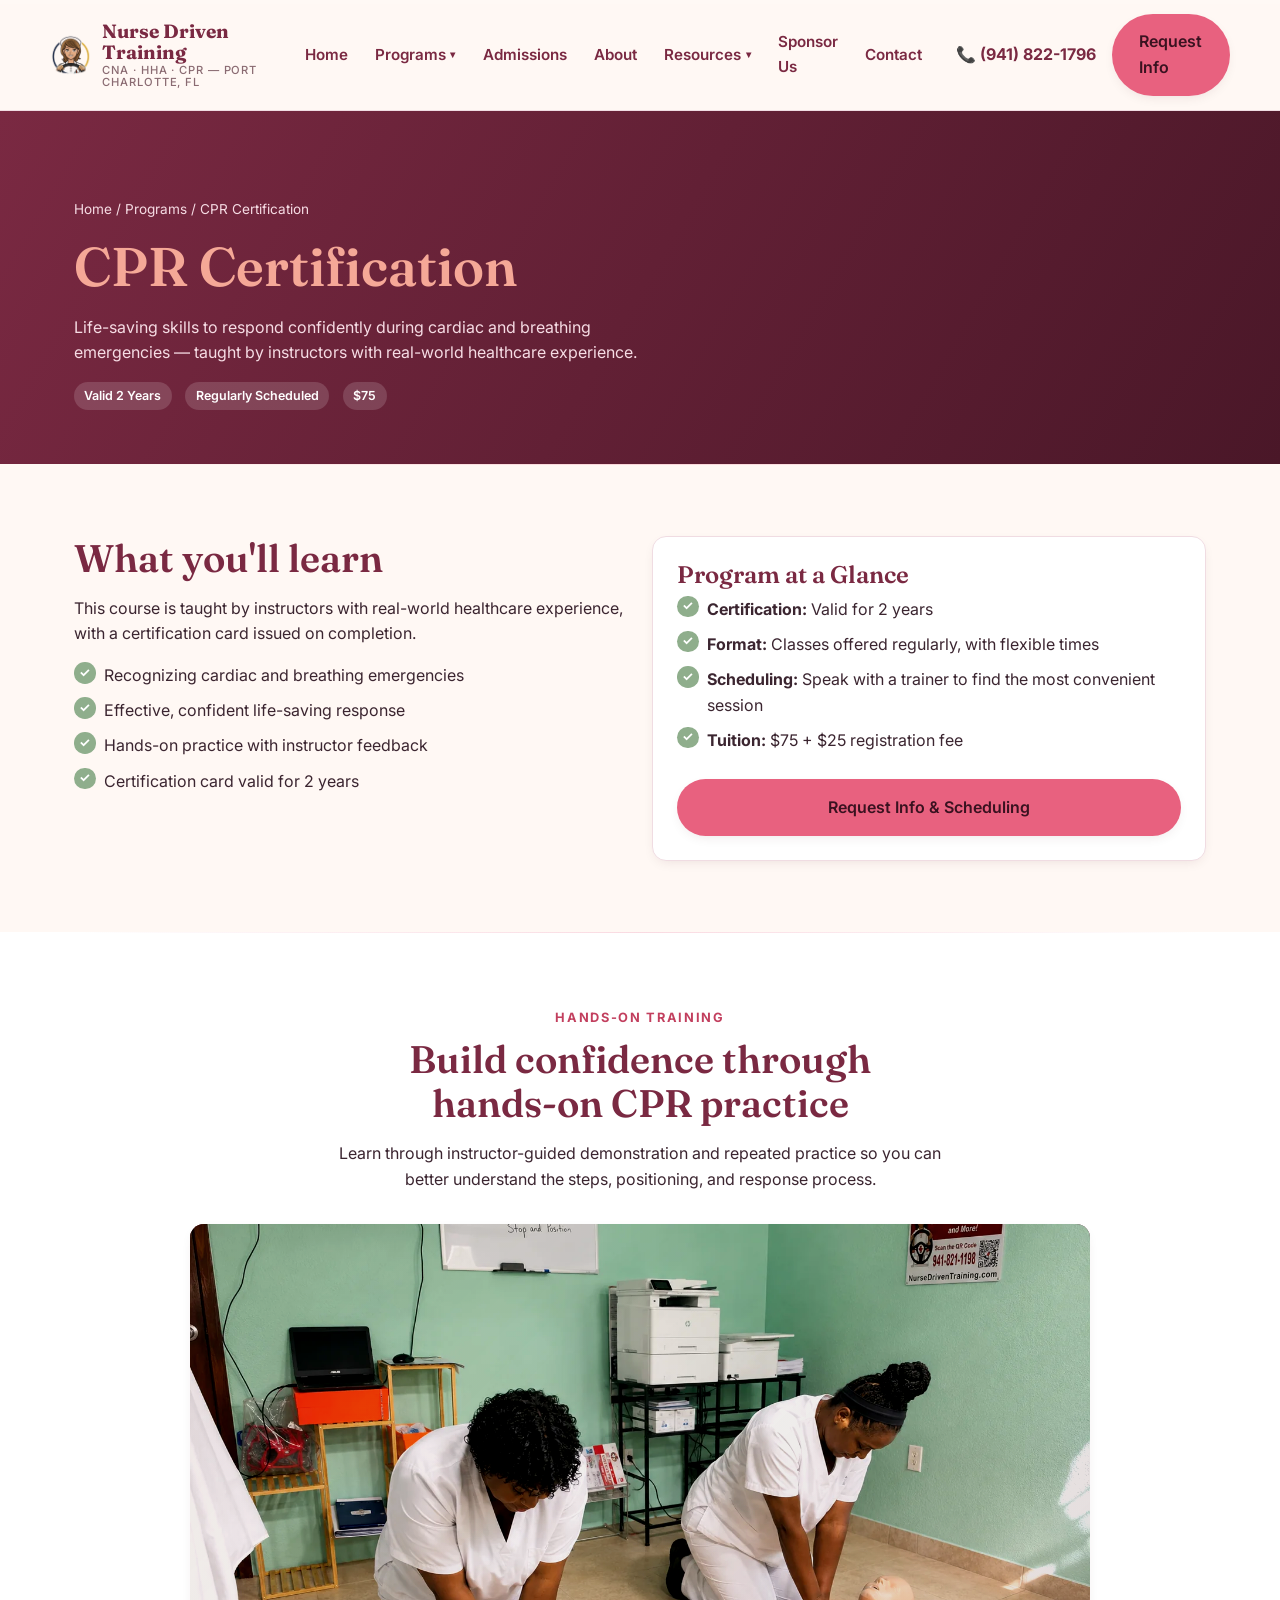
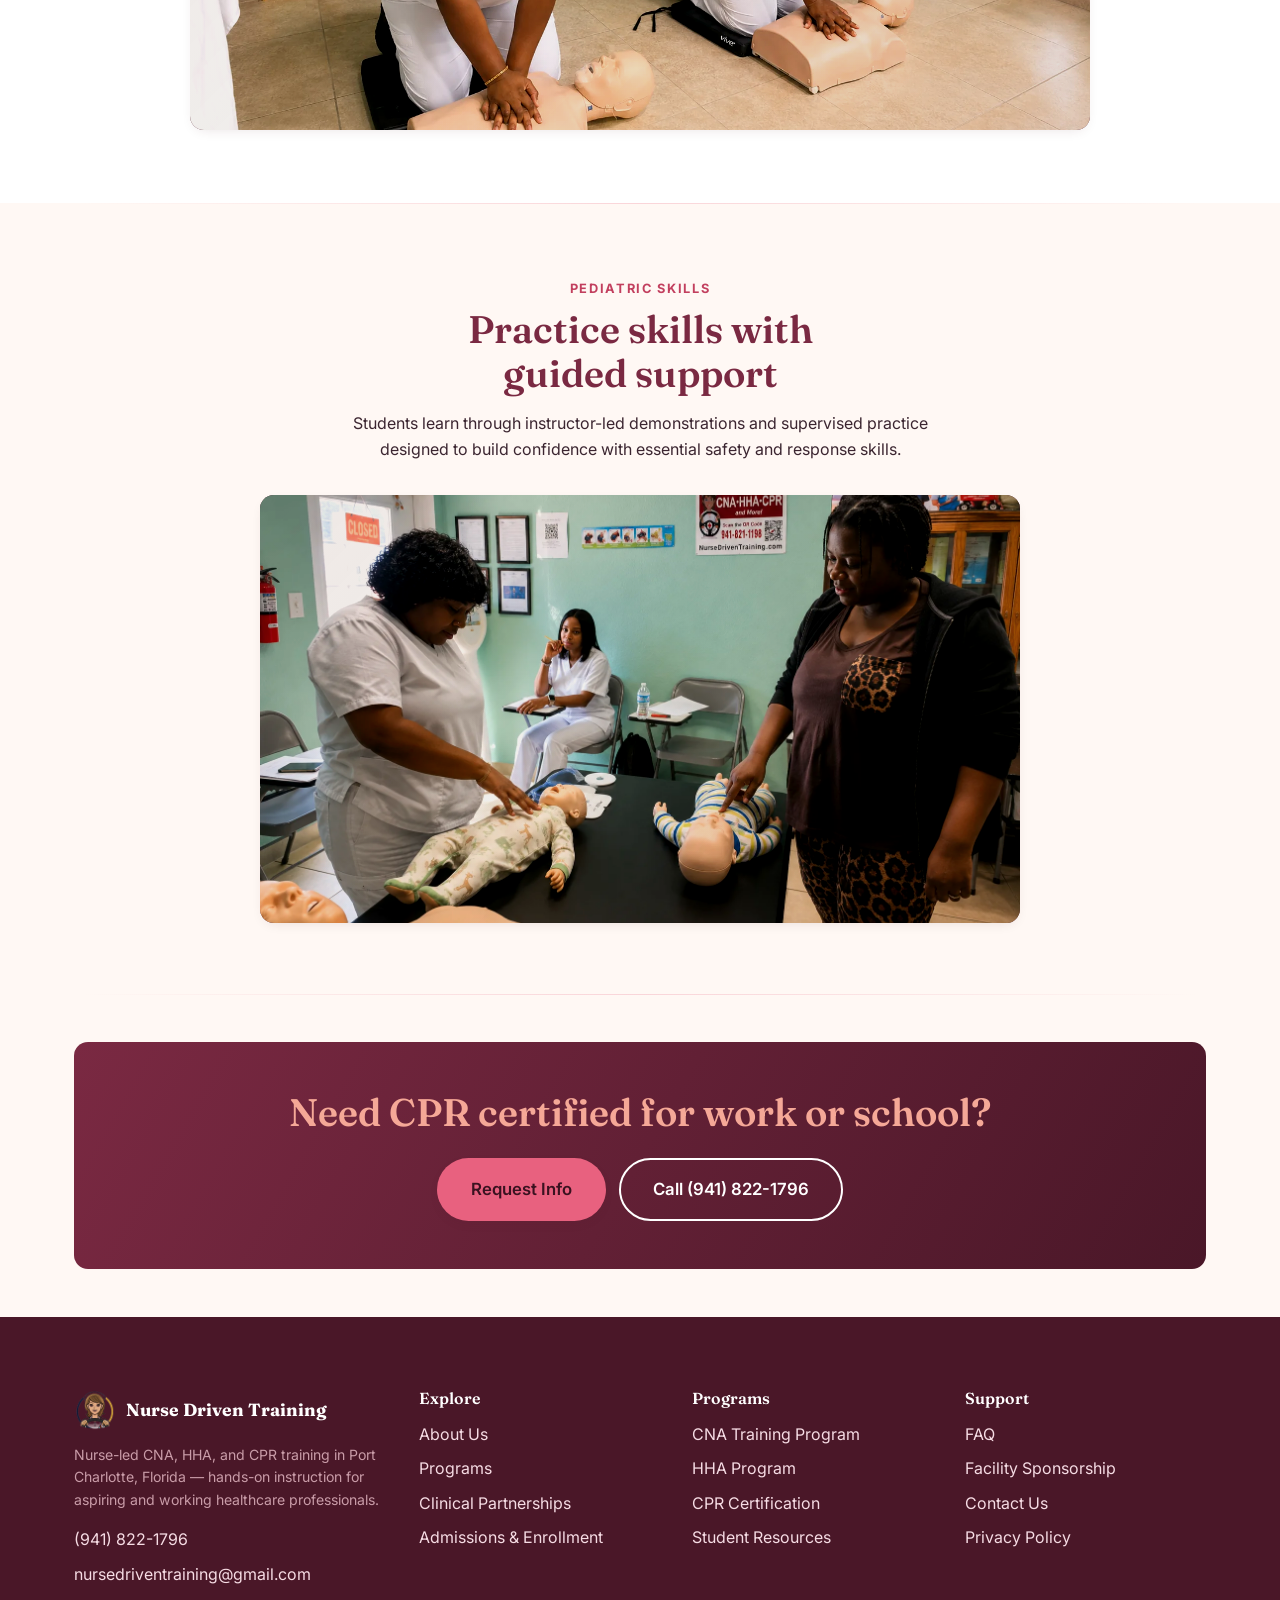
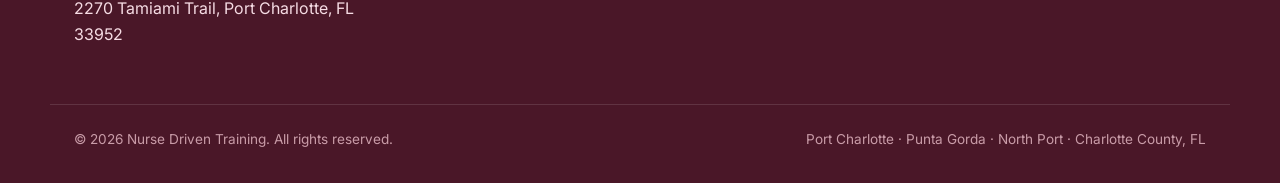
<file: cpr-certification.html>
<!doctype html>
<html lang="en">
<head>
<meta charset="UTF-8">
<meta name="viewport" content="width=device-width, initial-scale=1">
<title>CPR Certification | Nurse Driven Training — Port Charlotte, FL</title>
<meta name="description" content="CPR Certification classes in Port Charlotte, FL. Instructor-led training with a certification card valid for 2 years. $75. Flexible session times.">
<link rel="canonical" href="https://www.nursedriventraining.com/cpr-certification.html">
<meta property="og:type" content="website">
<meta property="og:site_name" content="Nurse Driven Training">
<meta property="og:title" content="CPR Certification | Nurse Driven Training — Port Charlotte, FL">
<meta property="og:description" content="CPR Certification classes in Port Charlotte, FL. Instructor-led training with a certification card valid for 2 years. $75.">
<meta property="og:url" content="https://www.nursedriventraining.com/cpr-certification.html">
<meta property="og:image" content="https://www.nursedriventraining.com/assets/img/og-cover.jpg">
<meta property="og:image:width" content="1200">
<meta property="og:image:height" content="630">
<meta name="twitter:card" content="summary_large_image">
<meta name="twitter:title" content="CPR Certification | Nurse Driven Training">
<meta name="twitter:description" content="CPR Certification classes in Port Charlotte, FL. $75.">
<meta name="twitter:image" content="https://www.nursedriventraining.com/assets/img/og-cover.jpg">
<link rel="icon" type="image/x-icon" href="/favicon.ico">
<link rel="icon" type="image/png" sizes="32x32" href="/favicon-32x32.png">
<link rel="icon" type="image/png" sizes="16x16" href="/favicon-16x16.png">
<link rel="apple-touch-icon" sizes="180x180" href="/apple-touch-icon.png">
<link rel="manifest" href="/site.webmanifest">
<meta name="msapplication-config" content="/browserconfig.xml">
<meta name="theme-color" content="#7A2942">
<link rel="preconnect" href="https://fonts.googleapis.com">
<link rel="preconnect" href="https://fonts.gstatic.com" crossorigin>
<link href="https://fonts.googleapis.com/css2?family=Fraunces:wght@500;600;700&family=Inter:wght@400;500;600;700&display=swap" rel="stylesheet">
<link rel="stylesheet" href="css/styles.css?v=4.0">
<script type="application/ld+json">
{
  "@context": "https://schema.org",
  "@type": "Course",
  "name": "CPR Certification",
  "description": "Instructor-led CPR certification course covering emergency response fundamentals, valid for 2 years.",
  "provider": {
    "@type": "EducationalOrganization",
    "name": "Nurse Driven Training",
    "sameAs": "https://www.nursedriventraining.com/"
  },
  "offers": {
    "@type": "Offer",
    "price": "75.00",
    "priceCurrency": "USD"
  }
}
</script>
<script type="application/ld+json">
{
  "@context": "https://schema.org",
  "@type": "BreadcrumbList",
  "itemListElement": [
    { "@type": "ListItem", "position": 1, "name": "Home", "item": "https://www.nursedriventraining.com/" },
    { "@type": "ListItem", "position": 2, "name": "Programs", "item": "https://www.nursedriventraining.com/programs.html" },
    { "@type": "ListItem", "position": 3, "name": "CPR Certification", "item": "https://www.nursedriventraining.com/cpr-certification.html" }
  ]
}
</script>
</head>
<body>
<a class="skip-link" href="#main">Skip to content</a>
<header class="site-header">
  <div class="container header-bar">
    <a class="brand" href="index.html">
      <img src="assets/img/mascot-icon.png" alt="" width="42" height="42" class="brand-mark-img">
      <span class="brand-text">Nurse Driven Training<span>CNA · HHA · CPR — Port Charlotte, FL</span></span>
    </a>
    <nav class="main-nav" aria-label="Primary">
      <ul class="nav-links" id="primary-nav">
        <li><a href="index.html">Home</a></li>
        <li class="nav-item has-dropdown">
          <button type="button" class="nav-dropdown-trigger" aria-expanded="false" aria-controls="dropdown-programs">Programs <span class="caret" aria-hidden="true">&#9662;</span></button>
          <ul class="nav-dropdown" id="dropdown-programs">
            <li><a href="programs.html">All Programs</a></li>
            <li><a href="cna-training-program.html">CNA Training Program</a></li>
            <li><a href="hha-program.html">HHA Program</a></li>
            <li><a href="cpr-certification.html">CPR Certification</a></li>
          </ul>
        </li>
        <li><a href="admissions.html">Admissions</a></li>
        <li><a href="about.html">About</a></li>
        <li class="nav-item has-dropdown">
          <button type="button" class="nav-dropdown-trigger" aria-expanded="false" aria-controls="dropdown-resources">Resources <span class="caret" aria-hidden="true">&#9662;</span></button>
          <ul class="nav-dropdown" id="dropdown-resources">
            <li><a href="student-resources.html">Student Resources</a></li>
            <li><a href="faq.html">FAQ</a></li>
            <li><a href="clinical-partnerships.html">Clinical Partnerships</a></li>
          </ul>
        </li>
        <li><a href="sponsor-us.html">Sponsor Us</a></li>
        <li><a href="contact.html">Contact</a></li>
      </ul>
      <div class="header-actions">
        <a class="header-phone" href="tel:+19418221796">📞 (941) 822-1796</a>
        <a class="btn btn-primary header-cta" href="contact.html">Request Info</a>
        <button class="nav-toggle" aria-label="Toggle menu" aria-expanded="false" aria-controls="primary-nav"><span></span></button>
      </div>
    </nav>
  </div>
</header>

<main id="main">
  <div class="page-hero">
    <div class="container">
      <p class="breadcrumb" style="color:#F6DCE4;"><a href="index.html" style="color:#F6DCE4;">Home</a> / <a href="programs.html" style="color:#F6DCE4;">Programs</a> / CPR Certification</p>
      <h1>CPR Certification</h1>
      <p>Life-saving skills to respond confidently during cardiac and breathing emergencies — taught by instructors with real-world healthcare experience.</p>
      <div class="badge-row">
        <span class="tag" style="background:rgba(255,255,255,0.15); color:#fff;">Valid 2 Years</span>
        <span class="tag" style="background:rgba(255,255,255,0.15); color:#fff;">Regularly Scheduled</span>
        <span class="tag" style="background:rgba(255,255,255,0.15); color:#fff;">$75</span>
      </div>
    </div>
  </div>

  <section>
    <div class="container grid grid-2">
      <div>
        <h2>What you'll learn</h2>
        <p>This course is taught by instructors with real-world healthcare experience, with a certification card issued on completion.</p>
        <ul class="check-list">
          <li>Recognizing cardiac and breathing emergencies</li>
          <li>Effective, confident life-saving response</li>
          <li>Hands-on practice with instructor feedback</li>
          <li>Certification card valid for 2 years</li>
        </ul>
      </div>
      <aside class="card">
        <h3>Program at a Glance</h3>
        <ul class="check-list">
          <li><strong>Certification:</strong> Valid for 2 years</li>
          <li><strong>Format:</strong> Classes offered regularly, with flexible times</li>
          <li><strong>Scheduling:</strong> Speak with a trainer to find the most convenient session</li>
          <li><strong>Tuition:</strong> $75 + $25 registration fee</li>
        </ul>
        <a class="btn btn-primary btn-block" href="contact.html">Request Info &amp; Scheduling</a>
      </aside>
    </div>
  </section>

  <section class="section-alt">
    <div class="container">
      <div class="section-head center">
        <span class="kicker">Hands-On Training</span>
        <h2>Build confidence through hands-on CPR practice</h2>
        <p>Learn through instructor-guided demonstration and repeated practice so you can better understand the steps, positioning, and response process.</p>
      </div>
      <div class="photo-frame wide" style="max-width:900px;margin:0 auto;">
        <picture>
          <source type="image/webp" srcset="assets/img/adult-cpr-skills-practice-nurse-driven-training-mobile.webp 700w, assets/img/adult-cpr-skills-practice-nurse-driven-training.webp 1535w" sizes="(max-width: 900px) 100vw, 900px">
          <source type="image/jpeg" srcset="assets/img/adult-cpr-skills-practice-nurse-driven-training-mobile.jpg 700w, assets/img/adult-cpr-skills-practice-nurse-driven-training.jpg 1535w" sizes="(max-width: 900px) 100vw, 900px">
          <img src="assets/img/adult-cpr-skills-practice-nurse-driven-training.jpg" alt="Nurse Driven Training students practicing adult CPR chest compressions on training mannequins" width="900" height="506" loading="lazy">
        </picture>
      </div>
    </div>
  </section>

  <section>
    <div class="container">
      <div class="section-head center">
        <span class="kicker">Pediatric Skills</span>
        <h2>Practice skills with guided support</h2>
        <p>Students learn through instructor-led demonstrations and supervised practice designed to build confidence with essential safety and response skills.</p>
      </div>
      <div class="photo-frame wide" style="max-width:760px;margin:0 auto;">
        <picture>
          <source type="image/webp" srcset="assets/img/infant-cpr-hands-on-training-port-charlotte-mobile.webp 700w, assets/img/infant-cpr-hands-on-training-port-charlotte.webp 1535w" sizes="(max-width: 899px) 100vw, 760px">
          <source type="image/jpeg" srcset="assets/img/infant-cpr-hands-on-training-port-charlotte-mobile.jpg 700w, assets/img/infant-cpr-hands-on-training-port-charlotte.jpg 1535w" sizes="(max-width: 899px) 100vw, 760px">
          <img src="assets/img/infant-cpr-hands-on-training-port-charlotte.jpg" alt="Students practicing infant CPR and patient-care skills during hands-on training at Nurse Driven Training" width="760" height="428" loading="lazy">
        </picture>
      </div>
    </div>
  </section>

  <section class="section-tight">
    <div class="container">
      <div class="cta-banner">
        <h2 class="mt-0">Need CPR certified for work or school?</h2>
        <div class="btn-row">
          <a class="btn btn-primary btn-lg" href="contact.html">Request Info</a>
          <a class="btn btn-outline btn-lg" href="tel:+19418221796">Call (941) 822-1796</a>
        </div>
      </div>
    </div>
  </section>
</main>

<footer class="site-footer">
  <div class="container footer-grid">
    <div>
      <div class="footer-brand">
        <img src="assets/img/mascot-icon.png" alt="" width="42" height="42" class="brand-mark-img">
        <strong style="color:#fff;font-family:var(--font-head);font-size:1.1rem;">Nurse Driven Training</strong>
      </div>
      <p class="small" style="color:#C99CA8;">Nurse-led CNA, HHA, and CPR training in Port Charlotte, Florida — hands-on instruction for aspiring and working healthcare professionals.</p>
      <ul>
        <li><a href="tel:+19418221796">(941) 822-1796</a></li>
        <li><a href="mailto:nursedriventraining@gmail.com">nursedriventraining@gmail.com</a></li>
        <li>2270 Tamiami Trail, Port Charlotte, FL 33952</li>
      </ul>
    </div>
    <div>
      <h4>Explore</h4>
      <ul>
        <li><a href="about.html">About Us</a></li>
        <li><a href="programs.html">Programs</a></li>
        <li><a href="clinical-partnerships.html">Clinical Partnerships</a></li>
        <li><a href="admissions.html">Admissions &amp; Enrollment</a></li>
      </ul>
    </div>
    <div>
      <h4>Programs</h4>
      <ul>
        <li><a href="cna-training-program.html">CNA Training Program</a></li>
        <li><a href="hha-program.html">HHA Program</a></li>
        <li><a href="cpr-certification.html">CPR Certification</a></li>
        <li><a href="student-resources.html">Student Resources</a></li>
      </ul>
    </div>
    <div>
      <h4>Support</h4>
      <ul>
        <li><a href="faq.html">FAQ</a></li>
        <li><a href="sponsor-us.html">Facility Sponsorship</a></li>
        <li><a href="contact.html">Contact Us</a></li>
        <li><a href="privacy-policy.html">Privacy Policy</a></li>
      </ul>
    </div>
  </div>
  <div class="container footer-bottom">
    <span>© <span data-year></span> Nurse Driven Training. All rights reserved.</span>
    <span>Port Charlotte · Punta Gorda · North Port · Charlotte County, FL</span>
  </div>
</footer>
<div class="mobile-cta-bar">
  <a class="btn btn-navy" href="tel:+19418221796">Call Now</a>
  <a class="btn btn-primary" href="contact.html">Request Info</a>
</div>
<script src="js/main.js?v=4.0" defer></script>
</body>
</html>
</file>
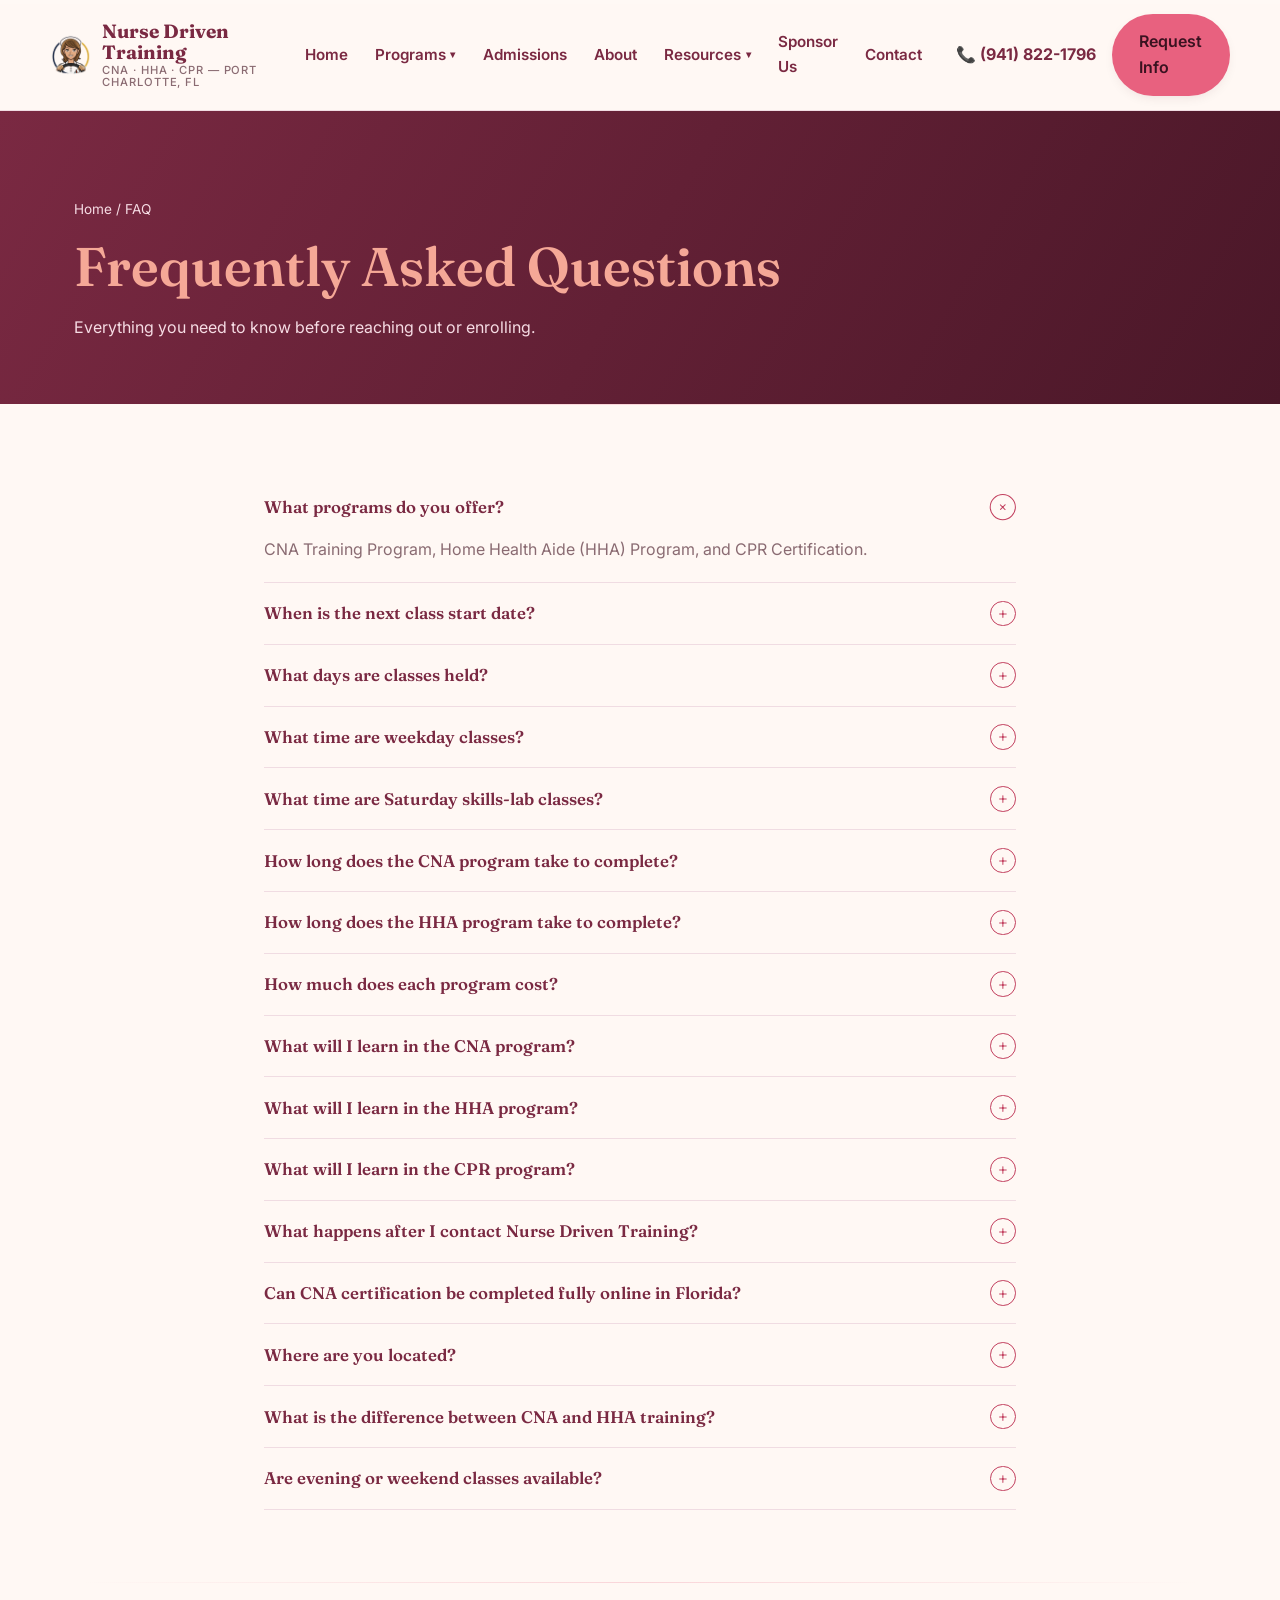
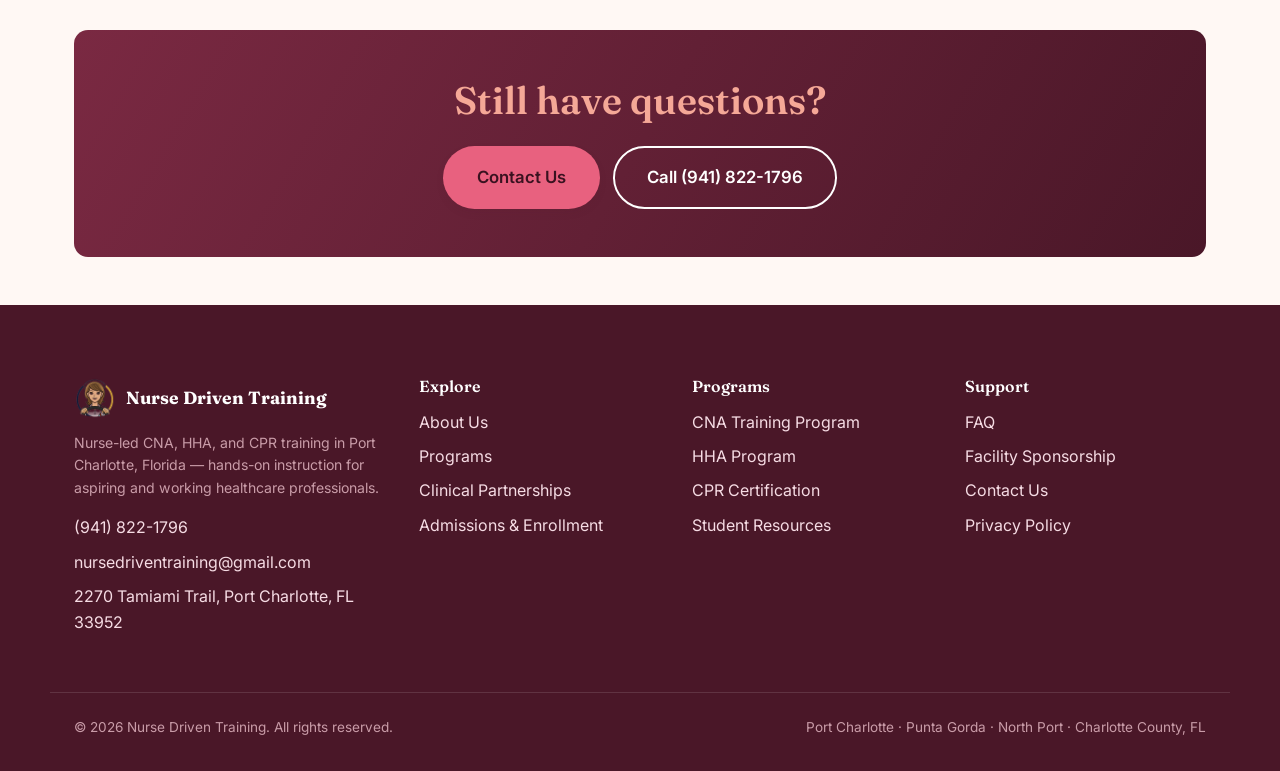
<file: faq.html>
<!doctype html>
<html lang="en">
<head>
<meta charset="UTF-8">
<meta name="viewport" content="width=device-width, initial-scale=1">
<title>FAQ | Nurse Driven Training — Port Charlotte, FL</title>
<meta name="description" content="Answers to common questions about Nurse Driven Training's CNA, HHA, and CPR programs: schedule, cost, location, and what to expect.">
<link rel="canonical" href="https://www.nursedriventraining.com/faq.html">
<meta property="og:type" content="website">
<meta property="og:site_name" content="Nurse Driven Training">
<meta property="og:title" content="FAQ | Nurse Driven Training — Port Charlotte, FL">
<meta property="og:description" content="Answers to common questions about Nurse Driven Training's CNA, HHA, and CPR programs: schedule, cost, location, and what to expect.">
<meta property="og:url" content="https://www.nursedriventraining.com/faq.html">
<meta property="og:image" content="https://www.nursedriventraining.com/assets/img/og-cover.jpg">
<meta property="og:image:width" content="1200">
<meta property="og:image:height" content="630">
<meta name="twitter:card" content="summary_large_image">
<meta name="twitter:title" content="FAQ | Nurse Driven Training">
<meta name="twitter:description" content="Answers to common questions about our CNA, HHA, and CPR programs.">
<meta name="twitter:image" content="https://www.nursedriventraining.com/assets/img/og-cover.jpg">
<link rel="icon" type="image/x-icon" href="/favicon.ico">
<link rel="icon" type="image/png" sizes="32x32" href="/favicon-32x32.png">
<link rel="icon" type="image/png" sizes="16x16" href="/favicon-16x16.png">
<link rel="apple-touch-icon" sizes="180x180" href="/apple-touch-icon.png">
<link rel="manifest" href="/site.webmanifest">
<meta name="msapplication-config" content="/browserconfig.xml">
<meta name="theme-color" content="#7A2942">
<link rel="preconnect" href="https://fonts.googleapis.com">
<link rel="preconnect" href="https://fonts.gstatic.com" crossorigin>
<link href="https://fonts.googleapis.com/css2?family=Fraunces:wght@500;600;700&family=Inter:wght@400;500;600;700&display=swap" rel="stylesheet">
<link rel="stylesheet" href="css/styles.css?v=4.0">
<script type="application/ld+json">
{
  "@context": "https://schema.org",
  "@type": "FAQPage",
  "mainEntity": [
    {
      "@type": "Question",
      "name": "What programs do you offer?",
      "acceptedAnswer": { "@type": "Answer", "text": "We offer a CNA Training Program, a Home Health Aide (HHA) Program, and CPR Certification classes." }
    },
    {
      "@type": "Question",
      "name": "When is the next class start date?",
      "acceptedAnswer": { "@type": "Answer", "text": "Start dates are scheduled regularly. Contact our office at (941) 822-1796 for the current next start date and open seats." }
    },
    {
      "@type": "Question",
      "name": "What days are classes held?",
      "acceptedAnswer": { "@type": "Answer", "text": "Classes are held three days per week: Wednesday, Friday, and Saturday." }
    },
    {
      "@type": "Question",
      "name": "What time are weekday classes?",
      "acceptedAnswer": { "@type": "Answer", "text": "Morning classes run 9:00 AM to 12:00 PM, and evening classes run 4:00 PM to 7:00 PM." }
    },
    {
      "@type": "Question",
      "name": "What time are Saturday skills-lab classes?",
      "acceptedAnswer": { "@type": "Answer", "text": "Saturday skills-lab class times are 10:00 AM to 1:00 PM or 2:00 PM to 5:00 PM." }
    },
    {
      "@type": "Question",
      "name": "How long does the CNA program take to complete?",
      "acceptedAnswer": { "@type": "Answer", "text": "Students earning 6-8 hours per week may graduate in as little as 6 weeks." }
    },
    {
      "@type": "Question",
      "name": "How long does the HHA program take to complete?",
      "acceptedAnswer": { "@type": "Answer", "text": "HHA certification requires 4-6 total class hours, scheduled directly with your trainer." }
    },
    {
      "@type": "Question",
      "name": "How much does each program cost?",
      "acceptedAnswer": { "@type": "Answer", "text": "Tuition and enrollment details are available by request. Contact Nurse Driven Training and our team will provide current program information, class availability, registration details, and answer any questions you may have before enrolling." }
    },
    {
      "@type": "Question",
      "name": "What will I learn in the CNA program?",
      "acceptedAnswer": { "@type": "Answer", "text": "Hands-on training in essential patient care skills to prepare you for entry-level healthcare roles." }
    },
    {
      "@type": "Question",
      "name": "What will I learn in the HHA program?",
      "acceptedAnswer": { "@type": "Answer", "text": "Skills needed to safely and confidently support clients in home-care settings." }
    },
    {
      "@type": "Question",
      "name": "What will I learn in the CPR program?",
      "acceptedAnswer": { "@type": "Answer", "text": "Quick, effective life-saving techniques for responding to cardiac and breathing emergencies." }
    },
    {
      "@type": "Question",
      "name": "What happens after I contact Nurse Driven Training?",
      "acceptedAnswer": { "@type": "Answer", "text": "We confirm the program you're interested in, review the schedule and start date, answer questions about pricing and registration, walk you through the enrollment steps, and provide next steps and what to expect before Day 1." }
    },
    {
      "@type": "Question",
      "name": "Can CNA certification be completed fully online in Florida?",
      "acceptedAnswer": { "@type": "Answer", "text": "No. Florida requires hands-on, in-person skills training to be completed before sitting for the state CNA certification exam." }
    },
    {
      "@type": "Question",
      "name": "Where are you located?",
      "acceptedAnswer": { "@type": "Answer", "text": "2270 Tamiami Trail, Port Charlotte, Florida 33952." }
    },
    {
      "@type": "Question",
      "name": "What is the difference between CNA and HHA training?",
      "acceptedAnswer": { "@type": "Answer", "text": "CNA training is a more comprehensive 6-week program combining classroom instruction and hands-on skills practice, and it prepares graduates to sit for the Florida state CNA certification exam — the credential typically required to work in nursing homes, hospitals, and other clinical facilities. HHA training is shorter (4-6 total class hours) and focuses specifically on assisting clients with daily living activities in home-care settings. Many students complete both: HHA training to start working sooner, and CNA certification to qualify for facility-based roles." }
    },
    {
      "@type": "Question",
      "name": "Are evening or weekend classes available?",
      "acceptedAnswer": { "@type": "Answer", "text": "Yes. CNA classes are offered Wednesday, Friday, and Saturday, with a morning session (9:00 AM-12:00 PM) and an evening session (4:00 PM-7:00 PM) on weekdays, plus Saturday skills-lab time slots (10:00 AM-1:00 PM or 2:00 PM-5:00 PM). HHA training is scheduled directly with your trainer around your availability." }
    }
  ]
}
</script>
<script type="application/ld+json">
{
  "@context": "https://schema.org",
  "@type": "BreadcrumbList",
  "itemListElement": [
    { "@type": "ListItem", "position": 1, "name": "Home", "item": "https://www.nursedriventraining.com/" },
    { "@type": "ListItem", "position": 2, "name": "FAQ", "item": "https://www.nursedriventraining.com/faq.html" }
  ]
}
</script>
</head>
<body>
<a class="skip-link" href="#main">Skip to content</a>
<header class="site-header">
  <div class="container header-bar">
    <a class="brand" href="index.html">
      <img src="assets/img/mascot-icon.png" alt="" width="42" height="42" class="brand-mark-img">
      <span class="brand-text">Nurse Driven Training<span>CNA · HHA · CPR — Port Charlotte, FL</span></span>
    </a>
    <nav class="main-nav" aria-label="Primary">
      <ul class="nav-links" id="primary-nav">
        <li><a href="index.html">Home</a></li>
        <li class="nav-item has-dropdown">
          <button type="button" class="nav-dropdown-trigger" aria-expanded="false" aria-controls="dropdown-programs">Programs <span class="caret" aria-hidden="true">&#9662;</span></button>
          <ul class="nav-dropdown" id="dropdown-programs">
            <li><a href="programs.html">All Programs</a></li>
            <li><a href="cna-training-program.html">CNA Training Program</a></li>
            <li><a href="hha-program.html">HHA Program</a></li>
            <li><a href="cpr-certification.html">CPR Certification</a></li>
          </ul>
        </li>
        <li><a href="admissions.html">Admissions</a></li>
        <li><a href="about.html">About</a></li>
        <li class="nav-item has-dropdown">
          <button type="button" class="nav-dropdown-trigger" aria-expanded="false" aria-controls="dropdown-resources">Resources <span class="caret" aria-hidden="true">&#9662;</span></button>
          <ul class="nav-dropdown" id="dropdown-resources">
            <li><a href="student-resources.html">Student Resources</a></li>
            <li><a href="faq.html">FAQ</a></li>
            <li><a href="clinical-partnerships.html">Clinical Partnerships</a></li>
          </ul>
        </li>
        <li><a href="sponsor-us.html">Sponsor Us</a></li>
        <li><a href="contact.html">Contact</a></li>
      </ul>
      <div class="header-actions">
        <a class="header-phone" href="tel:+19418221796">📞 (941) 822-1796</a>
        <a class="btn btn-primary header-cta" href="contact.html">Request Info</a>
        <button class="nav-toggle" aria-label="Toggle menu" aria-expanded="false" aria-controls="primary-nav"><span></span></button>
      </div>
    </nav>
  </div>
</header>

<main id="main">
  <div class="page-hero">
    <div class="container">
      <p class="breadcrumb" style="color:#F6DCE4;"><a href="index.html" style="color:#F6DCE4;">Home</a> / FAQ</p>
      <h1>Frequently Asked Questions</h1>
      <p>Everything you need to know before reaching out or enrolling.</p>
    </div>
  </div>

  <section>
    <div class="container" style="max-width:800px;">

      <div class="accordion-item">
        <button class="accordion-trigger" aria-expanded="true" aria-controls="faq-1">What programs do you offer?<span class="plus">+</span></button>
        <div class="accordion-panel is-open" id="faq-1"><div class="accordion-panel-inner">CNA Training Program, Home Health Aide (HHA) Program, and CPR Certification.</div></div>
      </div>

      <div class="accordion-item">
        <button class="accordion-trigger" aria-expanded="false" aria-controls="faq-2">When is the next class start date?<span class="plus">+</span></button>
        <div class="accordion-panel" id="faq-2"><div class="accordion-panel-inner">Start dates are scheduled regularly. Call (941) 822-1796 or <a href="contact.html">request info</a> for the current next start date and open seats.</div></div>
      </div>

      <div class="accordion-item">
        <button class="accordion-trigger" aria-expanded="false" aria-controls="faq-3">What days are classes held?<span class="plus">+</span></button>
        <div class="accordion-panel" id="faq-3"><div class="accordion-panel-inner">Classes are held three days per week: Wednesday, Friday, and Saturday.</div></div>
      </div>

      <div class="accordion-item">
        <button class="accordion-trigger" aria-expanded="false" aria-controls="faq-4">What time are weekday classes?<span class="plus">+</span></button>
        <div class="accordion-panel" id="faq-4"><div class="accordion-panel-inner">Morning class: 9:00 AM – 12:00 PM. Evening class: 4:00 PM – 7:00 PM.</div></div>
      </div>

      <div class="accordion-item">
        <button class="accordion-trigger" aria-expanded="false" aria-controls="faq-5">What time are Saturday skills-lab classes?<span class="plus">+</span></button>
        <div class="accordion-panel" id="faq-5"><div class="accordion-panel-inner">Saturday skills-lab class times: 10:00 AM–1:00 PM or 2:00 PM–5:00 PM.</div></div>
      </div>

      <div class="accordion-item">
        <button class="accordion-trigger" aria-expanded="false" aria-controls="faq-6">How long does the CNA program take to complete?<span class="plus">+</span></button>
        <div class="accordion-panel" id="faq-6"><div class="accordion-panel-inner">Students earning 6–8 hours per week may graduate in as little as 6 weeks.</div></div>
      </div>

      <div class="accordion-item">
        <button class="accordion-trigger" aria-expanded="false" aria-controls="faq-7">How long does the HHA program take to complete?<span class="plus">+</span></button>
        <div class="accordion-panel" id="faq-7"><div class="accordion-panel-inner">HHA certification requires 4–6 total class hours, scheduled directly with your trainer.</div></div>
      </div>

      <div class="accordion-item">
        <button class="accordion-trigger" aria-expanded="false" aria-controls="faq-8">How much does each program cost?<span class="plus">+</span></button>
        <div class="accordion-panel" id="faq-8"><div class="accordion-panel-inner"><p>Tuition and enrollment details are available by request. Contact Nurse Driven Training and our team will provide current program information, class availability, registration details, and answer any questions you may have before enrolling.</p><div class="btn-row" style="margin-top:0.75rem;"><a class="btn btn-primary" href="contact.html#request-info">Get Tuition Details</a><a class="btn btn-outline" href="tel:+19418221796">Call (941) 822-1796</a></div></div></div>
      </div>

      <div class="accordion-item">
        <button class="accordion-trigger" aria-expanded="false" aria-controls="faq-9">What will I learn in the CNA program?<span class="plus">+</span></button>
        <div class="accordion-panel" id="faq-9"><div class="accordion-panel-inner">Hands-on training in essential patient care skills to prepare you for entry-level healthcare roles.</div></div>
      </div>

      <div class="accordion-item">
        <button class="accordion-trigger" aria-expanded="false" aria-controls="faq-10">What will I learn in the HHA program?<span class="plus">+</span></button>
        <div class="accordion-panel" id="faq-10"><div class="accordion-panel-inner">The skills needed to safely and confidently support clients in home-care settings.</div></div>
      </div>

      <div class="accordion-item">
        <button class="accordion-trigger" aria-expanded="false" aria-controls="faq-11">What will I learn in the CPR program?<span class="plus">+</span></button>
        <div class="accordion-panel" id="faq-11"><div class="accordion-panel-inner">Quick, effective life-saving techniques for responding to cardiac and breathing emergencies.</div></div>
      </div>

      <div class="accordion-item">
        <button class="accordion-trigger" aria-expanded="false" aria-controls="faq-12">What happens after I contact Nurse Driven Training?<span class="plus">+</span></button>
        <div class="accordion-panel" id="faq-12"><div class="accordion-panel-inner">We confirm the program you're interested in, review the schedule and start date, answer questions about pricing &amp; registration, walk you through enrollment, and let you know what to expect before Day 1.</div></div>
      </div>

      <div class="accordion-item">
        <button class="accordion-trigger" aria-expanded="false" aria-controls="faq-13">Can CNA certification be completed fully online in Florida?<span class="plus">+</span></button>
        <div class="accordion-panel" id="faq-13"><div class="accordion-panel-inner">No. Florida requires hands-on, in-person skills training to be completed before you can sit for the state CNA certification exam.</div></div>
      </div>

      <div class="accordion-item">
        <button class="accordion-trigger" aria-expanded="false" aria-controls="faq-14">Where are you located?<span class="plus">+</span></button>
        <div class="accordion-panel" id="faq-14"><div class="accordion-panel-inner">2270 Tamiami Trail, Port Charlotte, Florida 33952.</div></div>
      </div>

      <div class="accordion-item">
        <button class="accordion-trigger" aria-expanded="false" aria-controls="faq-15">What is the difference between CNA and HHA training?<span class="plus">+</span></button>
        <div class="accordion-panel" id="faq-15"><div class="accordion-panel-inner">CNA training is a more comprehensive 6-week program combining classroom instruction and hands-on skills practice, preparing graduates to sit for the Florida state CNA certification exam — the credential typically required to work in nursing homes, hospitals, and other clinical facilities. HHA training is shorter (4&ndash;6 total class hours) and focuses specifically on assisting clients with daily living activities in home-care settings. Many students complete both: HHA training to start working sooner, and CNA certification to qualify for facility-based roles.</div></div>
      </div>

      <div class="accordion-item">
        <button class="accordion-trigger" aria-expanded="false" aria-controls="faq-16">Are evening or weekend classes available?<span class="plus">+</span></button>
        <div class="accordion-panel" id="faq-16"><div class="accordion-panel-inner">Yes. CNA classes are offered Wednesday, Friday, and Saturday, with a morning session (9:00 AM&ndash;12:00 PM) and an evening session (4:00 PM&ndash;7:00 PM) on weekdays, plus Saturday skills-lab time slots (10:00 AM&ndash;1:00 PM or 2:00 PM&ndash;5:00 PM). HHA training is scheduled directly with your trainer around your availability.</div></div>
      </div>

    </div>
  </section>

  <section class="section-tight">
    <div class="container">
      <div class="cta-banner">
        <h2 class="mt-0">Still have questions?</h2>
        <div class="btn-row">
          <a class="btn btn-primary btn-lg" href="contact.html">Contact Us</a>
          <a class="btn btn-outline btn-lg" href="tel:+19418221796">Call (941) 822-1796</a>
        </div>
      </div>
    </div>
  </section>
</main>

<footer class="site-footer">
  <div class="container footer-grid">
    <div>
      <div class="footer-brand">
        <img src="assets/img/mascot-icon.png" alt="" width="42" height="42" class="brand-mark-img">
        <strong style="color:#fff;font-family:var(--font-head);font-size:1.1rem;">Nurse Driven Training</strong>
      </div>
      <p class="small" style="color:#C99CA8;">Nurse-led CNA, HHA, and CPR training in Port Charlotte, Florida — hands-on instruction for aspiring and working healthcare professionals.</p>
      <ul>
        <li><a href="tel:+19418221796">(941) 822-1796</a></li>
        <li><a href="mailto:nursedriventraining@gmail.com">nursedriventraining@gmail.com</a></li>
        <li>2270 Tamiami Trail, Port Charlotte, FL 33952</li>
      </ul>
    </div>
    <div>
      <h4>Explore</h4>
      <ul>
        <li><a href="about.html">About Us</a></li>
        <li><a href="programs.html">Programs</a></li>
        <li><a href="clinical-partnerships.html">Clinical Partnerships</a></li>
        <li><a href="admissions.html">Admissions &amp; Enrollment</a></li>
      </ul>
    </div>
    <div>
      <h4>Programs</h4>
      <ul>
        <li><a href="cna-training-program.html">CNA Training Program</a></li>
        <li><a href="hha-program.html">HHA Program</a></li>
        <li><a href="cpr-certification.html">CPR Certification</a></li>
        <li><a href="student-resources.html">Student Resources</a></li>
      </ul>
    </div>
    <div>
      <h4>Support</h4>
      <ul>
        <li><a href="faq.html">FAQ</a></li>
        <li><a href="sponsor-us.html">Facility Sponsorship</a></li>
        <li><a href="contact.html">Contact Us</a></li>
        <li><a href="privacy-policy.html">Privacy Policy</a></li>
      </ul>
    </div>
  </div>
  <div class="container footer-bottom">
    <span>© <span data-year></span> Nurse Driven Training. All rights reserved.</span>
    <span>Port Charlotte · Punta Gorda · North Port · Charlotte County, FL</span>
  </div>
</footer>
<div class="mobile-cta-bar">
  <a class="btn btn-navy" href="tel:+19418221796">Call Now</a>
  <a class="btn btn-primary" href="contact.html">Request Info</a>
</div>
<script src="js/main.js?v=4.0" defer></script>
</body>
</html>
</file>
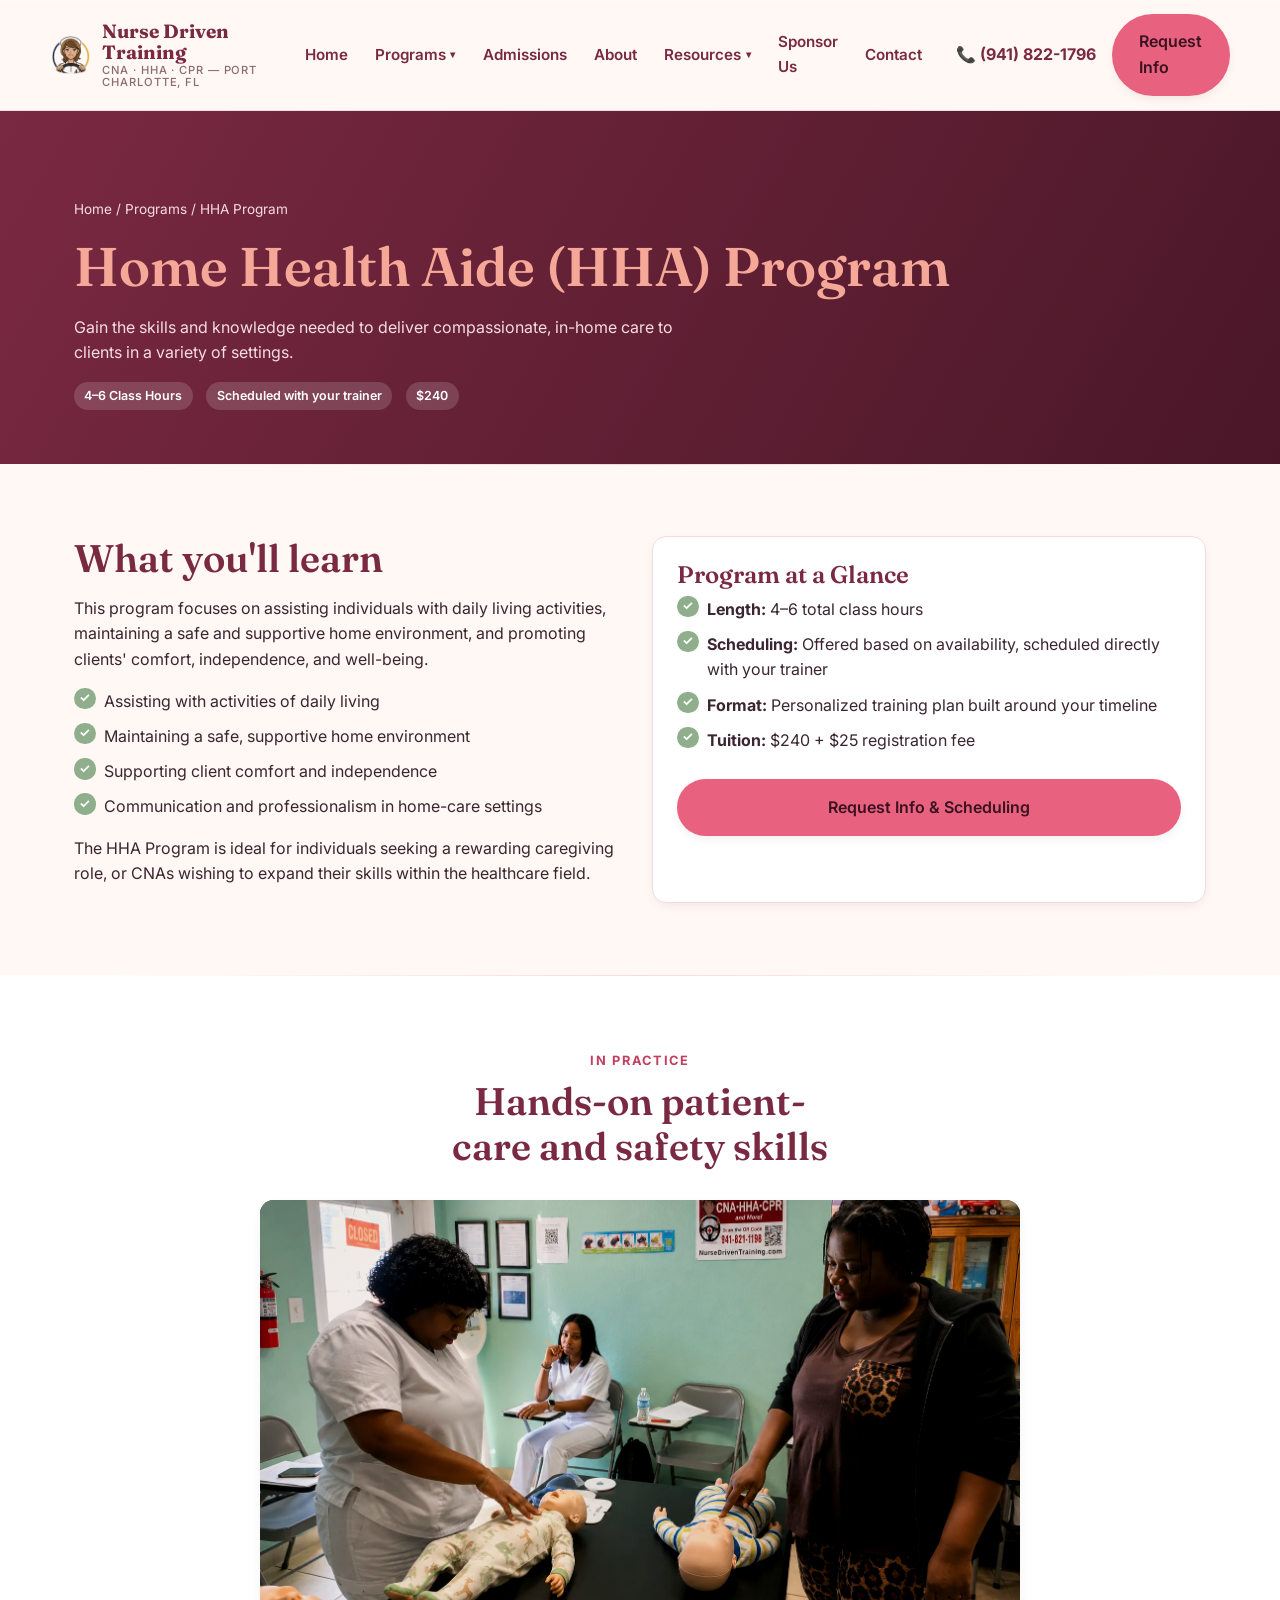
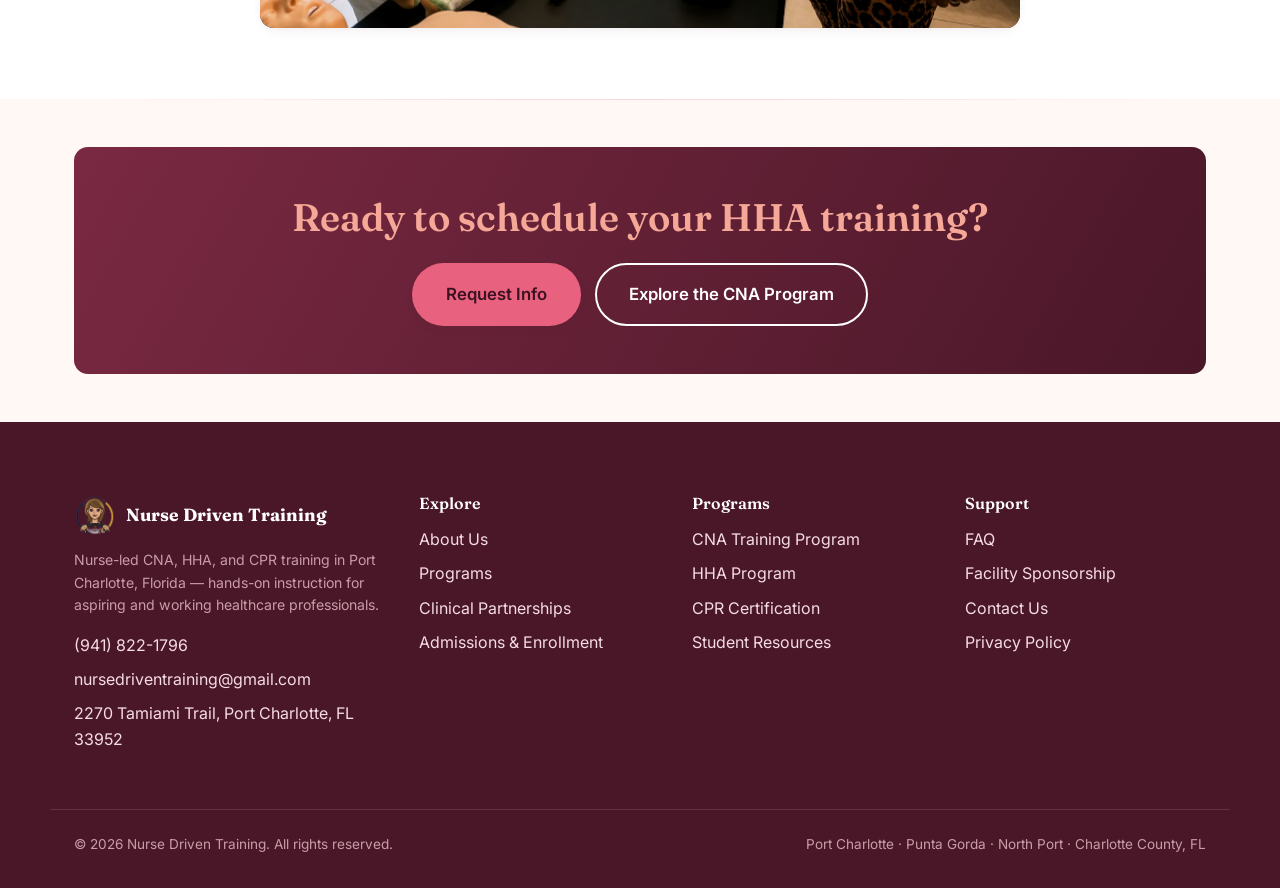
<file: hha-program.html>
<!doctype html>
<html lang="en">
<head>
<meta charset="UTF-8">
<meta name="viewport" content="width=device-width, initial-scale=1">
<title>Home Health Aide (HHA) Program | Nurse Driven Training — Port Charlotte, FL</title>
<meta name="description" content="Home Health Aide (HHA) Program in Port Charlotte, FL. Learn to safely support clients with daily living activities in home-care settings. $240.">
<link rel="canonical" href="https://www.nursedriventraining.com/hha-program.html">
<meta property="og:type" content="website">
<meta property="og:site_name" content="Nurse Driven Training">
<meta property="og:title" content="Home Health Aide (HHA) Program | Nurse Driven Training — Port Charlotte, FL">
<meta property="og:description" content="Home Health Aide (HHA) Program in Port Charlotte, FL. Learn to safely support clients with daily living activities in home-care settings. $240.">
<meta property="og:url" content="https://www.nursedriventraining.com/hha-program.html">
<meta property="og:image" content="https://www.nursedriventraining.com/assets/img/og-cover.jpg">
<meta property="og:image:width" content="1200">
<meta property="og:image:height" content="630">
<meta name="twitter:card" content="summary_large_image">
<meta name="twitter:title" content="Home Health Aide (HHA) Program | Nurse Driven Training">
<meta name="twitter:description" content="HHA Program in Port Charlotte, FL. $240.">
<meta name="twitter:image" content="https://www.nursedriventraining.com/assets/img/og-cover.jpg">
<link rel="icon" type="image/x-icon" href="/favicon.ico">
<link rel="icon" type="image/png" sizes="32x32" href="/favicon-32x32.png">
<link rel="icon" type="image/png" sizes="16x16" href="/favicon-16x16.png">
<link rel="apple-touch-icon" sizes="180x180" href="/apple-touch-icon.png">
<link rel="manifest" href="/site.webmanifest">
<meta name="msapplication-config" content="/browserconfig.xml">
<meta name="theme-color" content="#7A2942">
<link rel="preconnect" href="https://fonts.googleapis.com">
<link rel="preconnect" href="https://fonts.gstatic.com" crossorigin>
<link href="https://fonts.googleapis.com/css2?family=Fraunces:wght@500;600;700&family=Inter:wght@400;500;600;700&display=swap" rel="stylesheet">
<link rel="stylesheet" href="css/styles.css?v=4.0">
<script type="application/ld+json">
{
  "@context": "https://schema.org",
  "@type": "Course",
  "name": "Home Health Aide (HHA) Program",
  "description": "A Home Health Aide training program teaching in-home caregiving skills, client safety, and support for daily living activities.",
  "provider": {
    "@type": "EducationalOrganization",
    "name": "Nurse Driven Training",
    "sameAs": "https://www.nursedriventraining.com/"
  },
  "offers": {
    "@type": "Offer",
    "price": "240.00",
    "priceCurrency": "USD"
  }
}
</script>
<script type="application/ld+json">
{
  "@context": "https://schema.org",
  "@type": "BreadcrumbList",
  "itemListElement": [
    { "@type": "ListItem", "position": 1, "name": "Home", "item": "https://www.nursedriventraining.com/" },
    { "@type": "ListItem", "position": 2, "name": "Programs", "item": "https://www.nursedriventraining.com/programs.html" },
    { "@type": "ListItem", "position": 3, "name": "HHA Program", "item": "https://www.nursedriventraining.com/hha-program.html" }
  ]
}
</script>
</head>
<body>
<a class="skip-link" href="#main">Skip to content</a>
<header class="site-header">
  <div class="container header-bar">
    <a class="brand" href="index.html">
      <img src="assets/img/mascot-icon.png" alt="" width="42" height="42" class="brand-mark-img">
      <span class="brand-text">Nurse Driven Training<span>CNA · HHA · CPR — Port Charlotte, FL</span></span>
    </a>
    <nav class="main-nav" aria-label="Primary">
      <ul class="nav-links" id="primary-nav">
        <li><a href="index.html">Home</a></li>
        <li class="nav-item has-dropdown">
          <button type="button" class="nav-dropdown-trigger" aria-expanded="false" aria-controls="dropdown-programs">Programs <span class="caret" aria-hidden="true">&#9662;</span></button>
          <ul class="nav-dropdown" id="dropdown-programs">
            <li><a href="programs.html">All Programs</a></li>
            <li><a href="cna-training-program.html">CNA Training Program</a></li>
            <li><a href="hha-program.html">HHA Program</a></li>
            <li><a href="cpr-certification.html">CPR Certification</a></li>
          </ul>
        </li>
        <li><a href="admissions.html">Admissions</a></li>
        <li><a href="about.html">About</a></li>
        <li class="nav-item has-dropdown">
          <button type="button" class="nav-dropdown-trigger" aria-expanded="false" aria-controls="dropdown-resources">Resources <span class="caret" aria-hidden="true">&#9662;</span></button>
          <ul class="nav-dropdown" id="dropdown-resources">
            <li><a href="student-resources.html">Student Resources</a></li>
            <li><a href="faq.html">FAQ</a></li>
            <li><a href="clinical-partnerships.html">Clinical Partnerships</a></li>
          </ul>
        </li>
        <li><a href="sponsor-us.html">Sponsor Us</a></li>
        <li><a href="contact.html">Contact</a></li>
      </ul>
      <div class="header-actions">
        <a class="header-phone" href="tel:+19418221796">📞 (941) 822-1796</a>
        <a class="btn btn-primary header-cta" href="contact.html">Request Info</a>
        <button class="nav-toggle" aria-label="Toggle menu" aria-expanded="false" aria-controls="primary-nav"><span></span></button>
      </div>
    </nav>
  </div>
</header>

<main id="main">
  <div class="page-hero">
    <div class="container">
      <p class="breadcrumb" style="color:#F6DCE4;"><a href="index.html" style="color:#F6DCE4;">Home</a> / <a href="programs.html" style="color:#F6DCE4;">Programs</a> / HHA Program</p>
      <h1>Home Health Aide (HHA) Program</h1>
      <p>Gain the skills and knowledge needed to deliver compassionate, in-home care to clients in a variety of settings.</p>
      <div class="badge-row">
        <span class="tag" style="background:rgba(255,255,255,0.15); color:#fff;">4–6 Class Hours</span>
        <span class="tag" style="background:rgba(255,255,255,0.15); color:#fff;">Scheduled with your trainer</span>
        <span class="tag" style="background:rgba(255,255,255,0.15); color:#fff;">$240</span>
      </div>
    </div>
  </div>

  <section>
    <div class="container grid grid-2">
      <div>
        <h2>What you'll learn</h2>
        <p>This program focuses on assisting individuals with daily living activities, maintaining a safe and supportive home environment, and promoting clients' comfort, independence, and well-being.</p>
        <ul class="check-list">
          <li>Assisting with activities of daily living</li>
          <li>Maintaining a safe, supportive home environment</li>
          <li>Supporting client comfort and independence</li>
          <li>Communication and professionalism in home-care settings</li>
        </ul>
        <p>The HHA Program is ideal for individuals seeking a rewarding caregiving role, or CNAs wishing to expand their skills within the healthcare field.</p>
      </div>
      <aside class="card">
        <h3>Program at a Glance</h3>
        <ul class="check-list">
          <li><strong>Length:</strong> 4–6 total class hours</li>
          <li><strong>Scheduling:</strong> Offered based on availability, scheduled directly with your trainer</li>
          <li><strong>Format:</strong> Personalized training plan built around your timeline</li>
          <li><strong>Tuition:</strong> $240 + $25 registration fee</li>
        </ul>
        <a class="btn btn-primary btn-block" href="contact.html">Request Info &amp; Scheduling</a>
      </aside>
    </div>
  </section>

  <section class="section-alt">
    <div class="container">
      <div class="section-head center">
        <span class="kicker">In Practice</span>
        <h2>Hands-on patient-care and safety skills</h2>
      </div>
      <div class="photo-frame wide" style="max-width:760px;margin:0 auto;">
        <picture>
          <source type="image/webp" srcset="assets/img/infant-cpr-hands-on-training-port-charlotte-mobile.webp 700w, assets/img/infant-cpr-hands-on-training-port-charlotte.webp 1535w" sizes="(max-width: 899px) 100vw, 760px">
          <source type="image/jpeg" srcset="assets/img/infant-cpr-hands-on-training-port-charlotte-mobile.jpg 700w, assets/img/infant-cpr-hands-on-training-port-charlotte.jpg 1535w" sizes="(max-width: 899px) 100vw, 760px">
          <img src="assets/img/infant-cpr-hands-on-training-port-charlotte.jpg" alt="Students practicing hands-on patient-care and safety skills during training" width="760" height="428" loading="lazy">
        </picture>
      </div>
    </div>
  </section>

  <section class="section-tight">
    <div class="container">
      <div class="cta-banner">
        <h2 class="mt-0">Ready to schedule your HHA training?</h2>
        <div class="btn-row">
          <a class="btn btn-primary btn-lg" href="contact.html">Request Info</a>
          <a class="btn btn-outline btn-lg" href="cna-training-program.html">Explore the CNA Program</a>
        </div>
      </div>
    </div>
  </section>
</main>

<footer class="site-footer">
  <div class="container footer-grid">
    <div>
      <div class="footer-brand">
        <img src="assets/img/mascot-icon.png" alt="" width="42" height="42" class="brand-mark-img">
        <strong style="color:#fff;font-family:var(--font-head);font-size:1.1rem;">Nurse Driven Training</strong>
      </div>
      <p class="small" style="color:#C99CA8;">Nurse-led CNA, HHA, and CPR training in Port Charlotte, Florida — hands-on instruction for aspiring and working healthcare professionals.</p>
      <ul>
        <li><a href="tel:+19418221796">(941) 822-1796</a></li>
        <li><a href="mailto:nursedriventraining@gmail.com">nursedriventraining@gmail.com</a></li>
        <li>2270 Tamiami Trail, Port Charlotte, FL 33952</li>
      </ul>
    </div>
    <div>
      <h4>Explore</h4>
      <ul>
        <li><a href="about.html">About Us</a></li>
        <li><a href="programs.html">Programs</a></li>
        <li><a href="clinical-partnerships.html">Clinical Partnerships</a></li>
        <li><a href="admissions.html">Admissions &amp; Enrollment</a></li>
      </ul>
    </div>
    <div>
      <h4>Programs</h4>
      <ul>
        <li><a href="cna-training-program.html">CNA Training Program</a></li>
        <li><a href="hha-program.html">HHA Program</a></li>
        <li><a href="cpr-certification.html">CPR Certification</a></li>
        <li><a href="student-resources.html">Student Resources</a></li>
      </ul>
    </div>
    <div>
      <h4>Support</h4>
      <ul>
        <li><a href="faq.html">FAQ</a></li>
        <li><a href="sponsor-us.html">Facility Sponsorship</a></li>
        <li><a href="contact.html">Contact Us</a></li>
        <li><a href="privacy-policy.html">Privacy Policy</a></li>
      </ul>
    </div>
  </div>
  <div class="container footer-bottom">
    <span>© <span data-year></span> Nurse Driven Training. All rights reserved.</span>
    <span>Port Charlotte · Punta Gorda · North Port · Charlotte County, FL</span>
  </div>
</footer>
<div class="mobile-cta-bar">
  <a class="btn btn-navy" href="tel:+19418221796">Call Now</a>
  <a class="btn btn-primary" href="contact.html">Request Info</a>
</div>
<script src="js/main.js?v=4.0" defer></script>
</body>
</html>
</file>
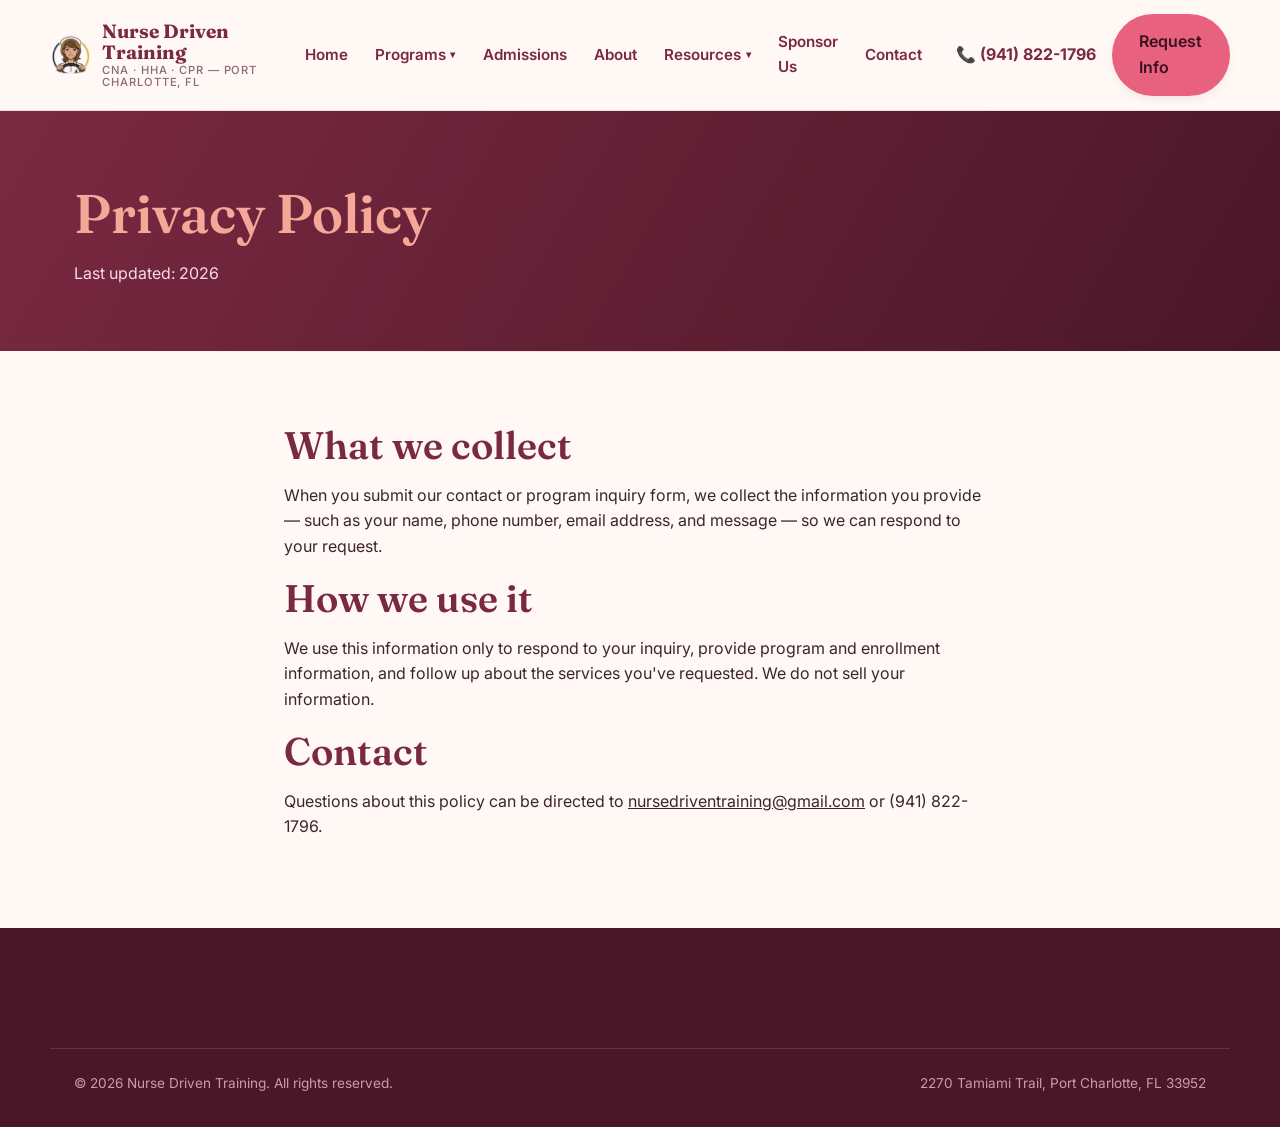
<file: privacy-policy.html>
<!doctype html>
<html lang="en">
<head>
<meta charset="UTF-8">
<meta name="viewport" content="width=device-width, initial-scale=1">
<title>Privacy Policy | Nurse Driven Training</title>
<meta name="robots" content="noindex">
<link rel="canonical" href="https://www.nursedriventraining.com/privacy-policy.html">
<link rel="preconnect" href="https://fonts.googleapis.com">
<link rel="preconnect" href="https://fonts.gstatic.com" crossorigin>
<link href="https://fonts.googleapis.com/css2?family=Fraunces:wght@500;600;700&family=Inter:wght@400;500;600;700&display=swap" rel="stylesheet">
<link rel="icon" type="image/x-icon" href="/favicon.ico">
<link rel="icon" type="image/png" sizes="32x32" href="/favicon-32x32.png">
<link rel="icon" type="image/png" sizes="16x16" href="/favicon-16x16.png">
<link rel="apple-touch-icon" sizes="180x180" href="/apple-touch-icon.png">
<link rel="manifest" href="/site.webmanifest">
<meta name="msapplication-config" content="/browserconfig.xml">
<meta name="theme-color" content="#7A2942">
<link rel="stylesheet" href="css/styles.css?v=4.0">
</head>
<body>
<a class="skip-link" href="#main">Skip to content</a>
<header class="site-header">
  <div class="container header-bar">
    <a class="brand" href="index.html">
      <img src="assets/img/mascot-icon.png" alt="" width="42" height="42" class="brand-mark-img">
      <span class="brand-text">Nurse Driven Training<span>CNA · HHA · CPR — Port Charlotte, FL</span></span>
    </a>
    <nav class="main-nav" aria-label="Primary">
      <ul class="nav-links" id="primary-nav">
        <li><a href="index.html">Home</a></li>
        <li class="nav-item has-dropdown">
          <button type="button" class="nav-dropdown-trigger" aria-expanded="false" aria-controls="dropdown-programs">Programs <span class="caret" aria-hidden="true">&#9662;</span></button>
          <ul class="nav-dropdown" id="dropdown-programs">
            <li><a href="programs.html">All Programs</a></li>
            <li><a href="cna-training-program.html">CNA Training Program</a></li>
            <li><a href="hha-program.html">HHA Program</a></li>
            <li><a href="cpr-certification.html">CPR Certification</a></li>
          </ul>
        </li>
        <li><a href="admissions.html">Admissions</a></li>
        <li><a href="about.html">About</a></li>
        <li class="nav-item has-dropdown">
          <button type="button" class="nav-dropdown-trigger" aria-expanded="false" aria-controls="dropdown-resources">Resources <span class="caret" aria-hidden="true">&#9662;</span></button>
          <ul class="nav-dropdown" id="dropdown-resources">
            <li><a href="student-resources.html">Student Resources</a></li>
            <li><a href="faq.html">FAQ</a></li>
            <li><a href="clinical-partnerships.html">Clinical Partnerships</a></li>
          </ul>
        </li>
        <li><a href="sponsor-us.html">Sponsor Us</a></li>
        <li><a href="contact.html">Contact</a></li>
      </ul>
      <div class="header-actions">
        <a class="header-phone" href="tel:+19418221796">📞 (941) 822-1796</a>
        <a class="btn btn-primary header-cta" href="contact.html">Request Info</a>
        <button class="nav-toggle" aria-label="Toggle menu" aria-expanded="false" aria-controls="primary-nav"><span></span></button>
      </div>
    </nav>
  </div>
</header>
<main id="main">
  <div class="page-hero">
    <div class="container">
      <h1>Privacy Policy</h1>
      <p>Last updated: <span data-year></span></p>
    </div>
  </div>
  <section>
    <div class="container" style="max-width:760px;">
      <h2>What we collect</h2>
      <p>When you submit our contact or program inquiry form, we collect the information you provide — such as your name, phone number, email address, and message — so we can respond to your request.</p>
      <h2>How we use it</h2>
      <p>We use this information only to respond to your inquiry, provide program and enrollment information, and follow up about the services you've requested. We do not sell your information.</p>
      <h2>Contact</h2>
      <p>Questions about this policy can be directed to <a href="mailto:nursedriventraining@gmail.com">nursedriventraining@gmail.com</a> or (941) 822-1796.</p>
    </div>
  </section>
</main>
<footer class="site-footer">
  <div class="container footer-bottom">
    <span>© <span data-year></span> Nurse Driven Training. All rights reserved.</span>
    <span>2270 Tamiami Trail, Port Charlotte, FL 33952</span>
  </div>
</footer>
<script src="js/main.js?v=4.0" defer></script>
</body>
</html>
</file>
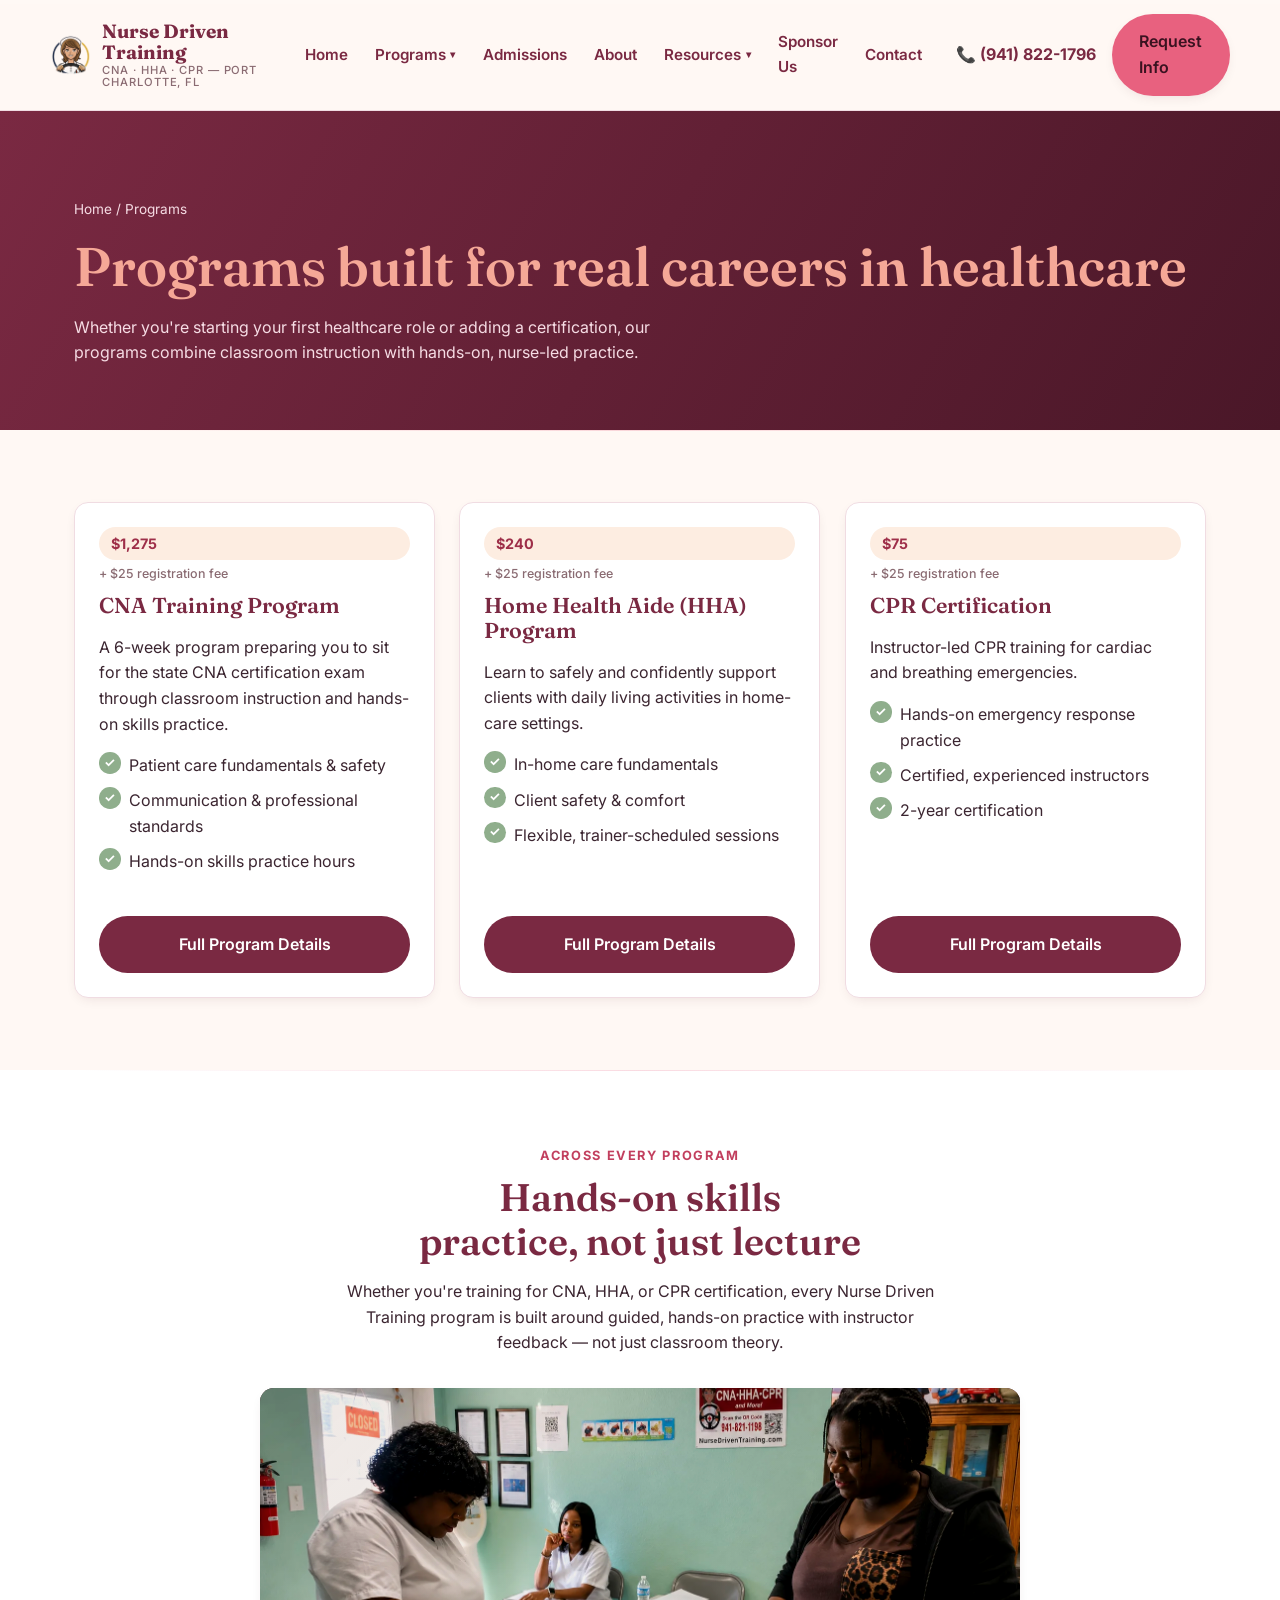
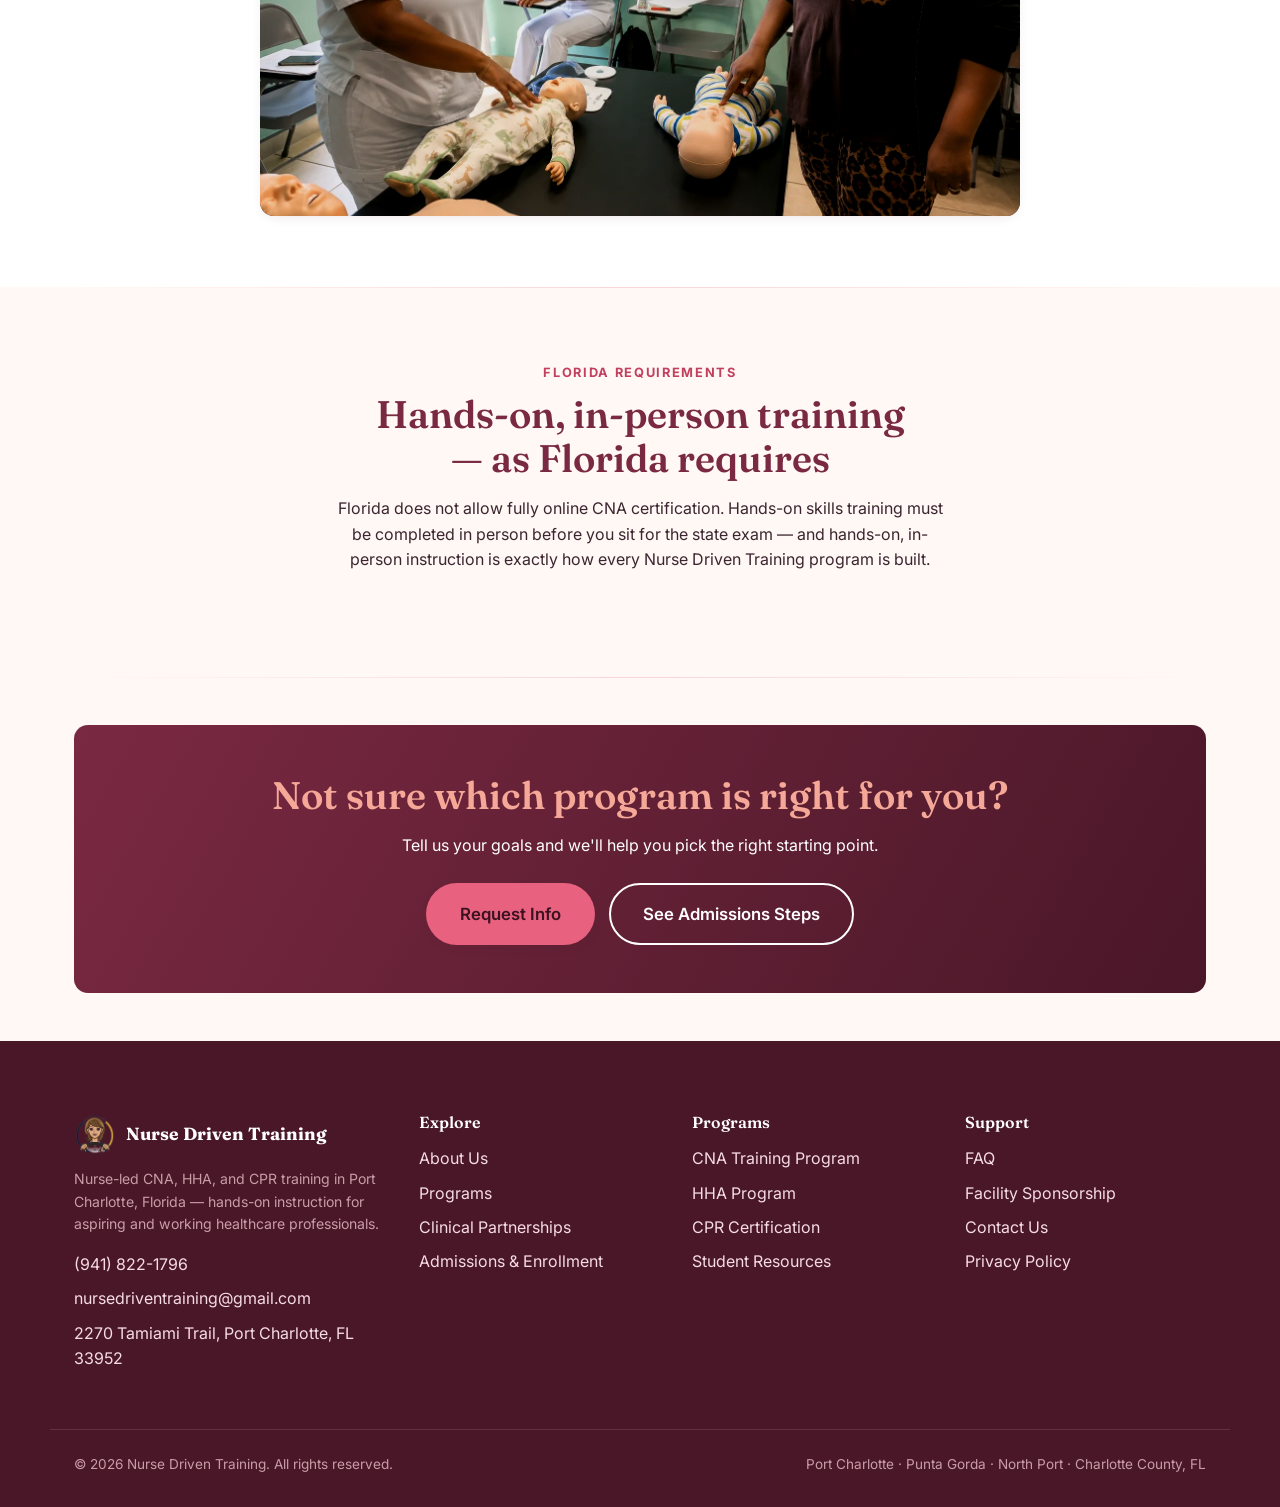
<file: programs.html>
<!doctype html>
<html lang="en">
<head>
<meta charset="UTF-8">
<meta name="viewport" content="width=device-width, initial-scale=1">
<title>Programs | CNA, HHA &amp; CPR Training — Nurse Driven Training</title>
<meta name="description" content="Explore CNA, Home Health Aide, and CPR certification programs at Nurse Driven Training in Port Charlotte, FL — schedules, pricing, and what you'll learn.">
<link rel="canonical" href="https://www.nursedriventraining.com/programs.html">
<meta property="og:type" content="website">
<meta property="og:site_name" content="Nurse Driven Training">
<meta property="og:title" content="Programs | CNA, HHA & CPR Training — Nurse Driven Training">
<meta property="og:description" content="Explore CNA, Home Health Aide, and CPR certification programs at Nurse Driven Training in Port Charlotte, FL — schedules, pricing, and what you'll learn.">
<meta property="og:url" content="https://www.nursedriventraining.com/programs.html">
<meta property="og:image" content="https://www.nursedriventraining.com/assets/img/og-cover.jpg">
<meta property="og:image:width" content="1200">
<meta property="og:image:height" content="630">
<meta name="twitter:card" content="summary_large_image">
<meta name="twitter:title" content="Programs | CNA, HHA & CPR Training — Nurse Driven Training">
<meta name="twitter:description" content="Explore CNA, HHA, and CPR certification programs in Port Charlotte, FL — schedules, pricing, and what you'll learn.">
<meta name="twitter:image" content="https://www.nursedriventraining.com/assets/img/og-cover.jpg">
<link rel="icon" type="image/x-icon" href="/favicon.ico">
<link rel="icon" type="image/png" sizes="32x32" href="/favicon-32x32.png">
<link rel="icon" type="image/png" sizes="16x16" href="/favicon-16x16.png">
<link rel="apple-touch-icon" sizes="180x180" href="/apple-touch-icon.png">
<link rel="manifest" href="/site.webmanifest">
<meta name="msapplication-config" content="/browserconfig.xml">
<meta name="theme-color" content="#7A2942">
<link rel="preconnect" href="https://fonts.googleapis.com">
<link rel="preconnect" href="https://fonts.gstatic.com" crossorigin>
<link href="https://fonts.googleapis.com/css2?family=Fraunces:wght@500;600;700&family=Inter:wght@400;500;600;700&display=swap" rel="stylesheet">
<link rel="stylesheet" href="css/styles.css?v=4.0">
<script type="application/ld+json">
{
  "@context": "https://schema.org",
  "@type": "BreadcrumbList",
  "itemListElement": [
    { "@type": "ListItem", "position": 1, "name": "Home", "item": "https://www.nursedriventraining.com/" },
    { "@type": "ListItem", "position": 2, "name": "Programs", "item": "https://www.nursedriventraining.com/programs.html" }
  ]
}
</script>
</head>
<body>
<a class="skip-link" href="#main">Skip to content</a>
<header class="site-header">
  <div class="container header-bar">
    <a class="brand" href="index.html">
      <img src="assets/img/mascot-icon.png" alt="" width="42" height="42" class="brand-mark-img">
      <span class="brand-text">Nurse Driven Training<span>CNA · HHA · CPR — Port Charlotte, FL</span></span>
    </a>
    <nav class="main-nav" aria-label="Primary">
      <ul class="nav-links" id="primary-nav">
        <li><a href="index.html">Home</a></li>
        <li class="nav-item has-dropdown">
          <button type="button" class="nav-dropdown-trigger" aria-expanded="false" aria-controls="dropdown-programs">Programs <span class="caret" aria-hidden="true">&#9662;</span></button>
          <ul class="nav-dropdown" id="dropdown-programs">
            <li><a href="programs.html">All Programs</a></li>
            <li><a href="cna-training-program.html">CNA Training Program</a></li>
            <li><a href="hha-program.html">HHA Program</a></li>
            <li><a href="cpr-certification.html">CPR Certification</a></li>
          </ul>
        </li>
        <li><a href="admissions.html">Admissions</a></li>
        <li><a href="about.html">About</a></li>
        <li class="nav-item has-dropdown">
          <button type="button" class="nav-dropdown-trigger" aria-expanded="false" aria-controls="dropdown-resources">Resources <span class="caret" aria-hidden="true">&#9662;</span></button>
          <ul class="nav-dropdown" id="dropdown-resources">
            <li><a href="student-resources.html">Student Resources</a></li>
            <li><a href="faq.html">FAQ</a></li>
            <li><a href="clinical-partnerships.html">Clinical Partnerships</a></li>
          </ul>
        </li>
        <li><a href="sponsor-us.html">Sponsor Us</a></li>
        <li><a href="contact.html">Contact</a></li>
      </ul>
      <div class="header-actions">
        <a class="header-phone" href="tel:+19418221796">📞 (941) 822-1796</a>
        <a class="btn btn-primary header-cta" href="contact.html">Request Info</a>
        <button class="nav-toggle" aria-label="Toggle menu" aria-expanded="false" aria-controls="primary-nav"><span></span></button>
      </div>
    </nav>
  </div>
</header>

<main id="main">
  <div class="page-hero">
    <div class="container">
      <p class="breadcrumb" style="color:#F6DCE4;"><a href="index.html" style="color:#F6DCE4;">Home</a> / Programs</p>
      <h1>Programs built for real careers in healthcare</h1>
      <p>Whether you're starting your first healthcare role or adding a certification, our programs combine classroom instruction with hands-on, nurse-led practice.</p>
    </div>
  </div>

  <section>
    <div class="container">
      <div class="grid grid-3">
        <article class="card">
          <span class="price-tag">$1,275</span>
          <span class="price-fee">+ $25 registration fee</span>
          <h2 style="font-size:1.35rem;">CNA Training Program</h2>
          <p>A 6-week program preparing you to sit for the state CNA certification exam through classroom instruction and hands-on skills practice.</p>
          <ul class="check-list">
            <li>Patient care fundamentals &amp; safety</li>
            <li>Communication &amp; professional standards</li>
            <li>Hands-on skills practice hours</li>
          </ul>
          <div class="card-foot"><a class="btn btn-navy btn-block" href="cna-training-program.html">Full Program Details</a></div>
        </article>
        <article class="card">
          <span class="price-tag">$240</span>
          <span class="price-fee">+ $25 registration fee</span>
          <h2 style="font-size:1.35rem;">Home Health Aide (HHA) Program</h2>
          <p>Learn to safely and confidently support clients with daily living activities in home-care settings.</p>
          <ul class="check-list">
            <li>In-home care fundamentals</li>
            <li>Client safety &amp; comfort</li>
            <li>Flexible, trainer-scheduled sessions</li>
          </ul>
          <div class="card-foot"><a class="btn btn-navy btn-block" href="hha-program.html">Full Program Details</a></div>
        </article>
        <article class="card">
          <span class="price-tag">$75</span>
          <span class="price-fee">+ $25 registration fee</span>
          <h2 style="font-size:1.35rem;">CPR Certification</h2>
          <p>Instructor-led CPR training for cardiac and breathing emergencies.</p>
          <ul class="check-list">
            <li>Hands-on emergency response practice</li>
            <li>Certified, experienced instructors</li>
            <li>2-year certification</li>
          </ul>
          <div class="card-foot"><a class="btn btn-navy btn-block" href="cpr-certification.html">Full Program Details</a></div>
        </article>
      </div>
    </div>
  </section>

  <section class="section-alt">
    <div class="container">
      <div class="section-head center">
        <span class="kicker">Across Every Program</span>
        <h2>Hands-on skills practice, not just lecture</h2>
        <p>Whether you're training for CNA, HHA, or CPR certification, every Nurse Driven Training program is built around guided, hands-on practice with instructor feedback — not just classroom theory.</p>
      </div>
      <div class="photo-frame wide" style="max-width:760px;margin:0 auto;">
        <picture>
          <source type="image/webp" srcset="assets/img/infant-cpr-hands-on-training-port-charlotte-mobile.webp 700w, assets/img/infant-cpr-hands-on-training-port-charlotte.webp 1535w" sizes="(max-width: 899px) 100vw, 760px">
          <source type="image/jpeg" srcset="assets/img/infant-cpr-hands-on-training-port-charlotte-mobile.jpg 700w, assets/img/infant-cpr-hands-on-training-port-charlotte.jpg 1535w" sizes="(max-width: 899px) 100vw, 760px">
          <img src="assets/img/infant-cpr-hands-on-training-port-charlotte.jpg" alt="Nurse Driven Training students practicing hands-on patient-care and safety skills" width="760" height="428" loading="lazy">
        </picture>
      </div>
    </div>
  </section>

  <section>
    <div class="container">
      <div class="section-head center">
        <span class="kicker">Florida Requirements</span>
        <h2>Hands-on, in-person training — as Florida requires</h2>
        <p>Florida does not allow fully online CNA certification. Hands-on skills training must be completed in person before you sit for the state exam — and hands-on, in-person instruction is exactly how every Nurse Driven Training program is built.</p>
      </div>
    </div>
  </section>

  <section class="section-tight">
    <div class="container">
      <div class="cta-banner">
        <h2 class="mt-0">Not sure which program is right for you?</h2>
        <p>Tell us your goals and we'll help you pick the right starting point.</p>
        <div class="btn-row">
          <a class="btn btn-primary btn-lg" href="contact.html">Request Info</a>
          <a class="btn btn-outline btn-lg" href="admissions.html">See Admissions Steps</a>
        </div>
      </div>
    </div>
  </section>
</main>

<footer class="site-footer">
  <div class="container footer-grid">
    <div>
      <div class="footer-brand">
        <img src="assets/img/mascot-icon.png" alt="" width="42" height="42" class="brand-mark-img">
        <strong style="color:#fff;font-family:var(--font-head);font-size:1.1rem;">Nurse Driven Training</strong>
      </div>
      <p class="small" style="color:#C99CA8;">Nurse-led CNA, HHA, and CPR training in Port Charlotte, Florida — hands-on instruction for aspiring and working healthcare professionals.</p>
      <ul>
        <li><a href="tel:+19418221796">(941) 822-1796</a></li>
        <li><a href="mailto:nursedriventraining@gmail.com">nursedriventraining@gmail.com</a></li>
        <li>2270 Tamiami Trail, Port Charlotte, FL 33952</li>
      </ul>
    </div>
    <div>
      <h4>Explore</h4>
      <ul>
        <li><a href="about.html">About Us</a></li>
        <li><a href="programs.html">Programs</a></li>
        <li><a href="clinical-partnerships.html">Clinical Partnerships</a></li>
        <li><a href="admissions.html">Admissions &amp; Enrollment</a></li>
      </ul>
    </div>
    <div>
      <h4>Programs</h4>
      <ul>
        <li><a href="cna-training-program.html">CNA Training Program</a></li>
        <li><a href="hha-program.html">HHA Program</a></li>
        <li><a href="cpr-certification.html">CPR Certification</a></li>
        <li><a href="student-resources.html">Student Resources</a></li>
      </ul>
    </div>
    <div>
      <h4>Support</h4>
      <ul>
        <li><a href="faq.html">FAQ</a></li>
        <li><a href="sponsor-us.html">Facility Sponsorship</a></li>
        <li><a href="contact.html">Contact Us</a></li>
        <li><a href="privacy-policy.html">Privacy Policy</a></li>
      </ul>
    </div>
  </div>
  <div class="container footer-bottom">
    <span>© <span data-year></span> Nurse Driven Training. All rights reserved.</span>
    <span>Port Charlotte · Punta Gorda · North Port · Charlotte County, FL</span>
  </div>
</footer>
<div class="mobile-cta-bar">
  <a class="btn btn-navy" href="tel:+19418221796">Call Now</a>
  <a class="btn btn-primary" href="contact.html">Request Info</a>
</div>
<script src="js/main.js?v=4.0" defer></script>
</body>
</html>
</file>
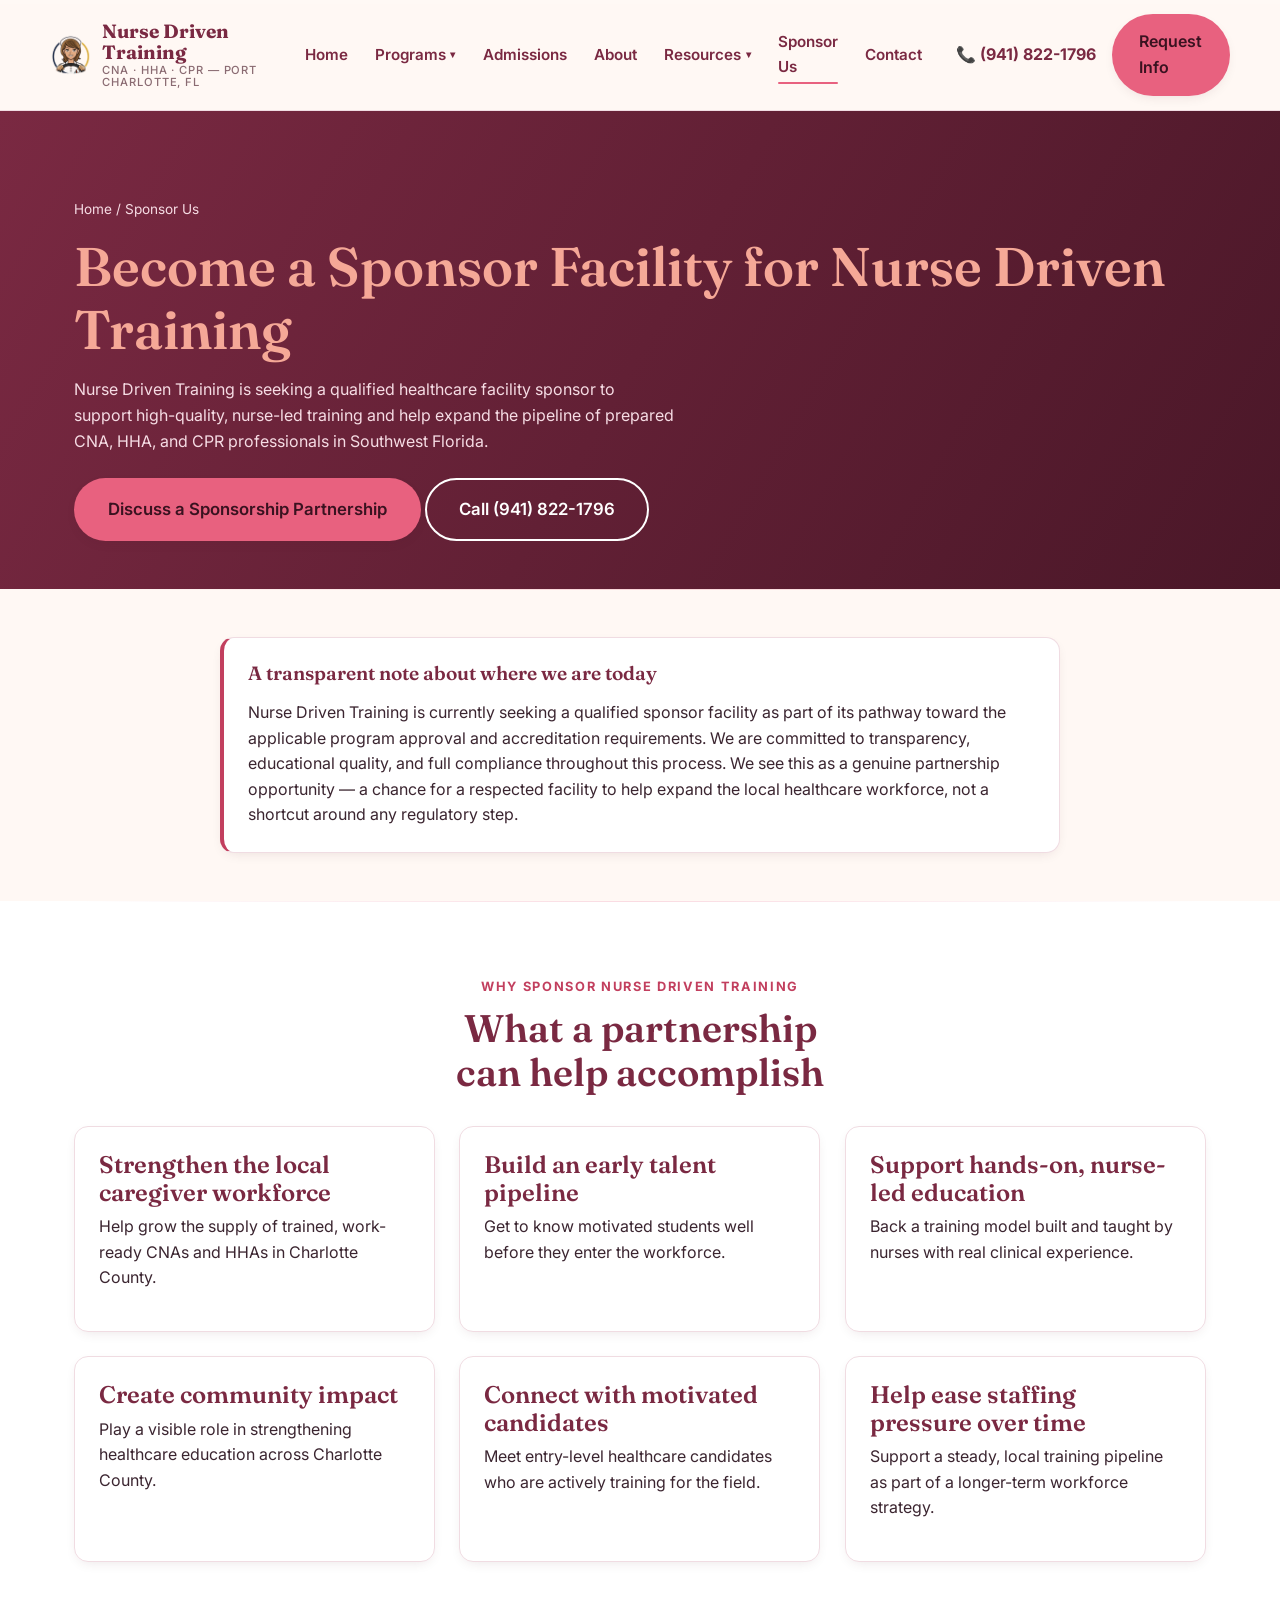
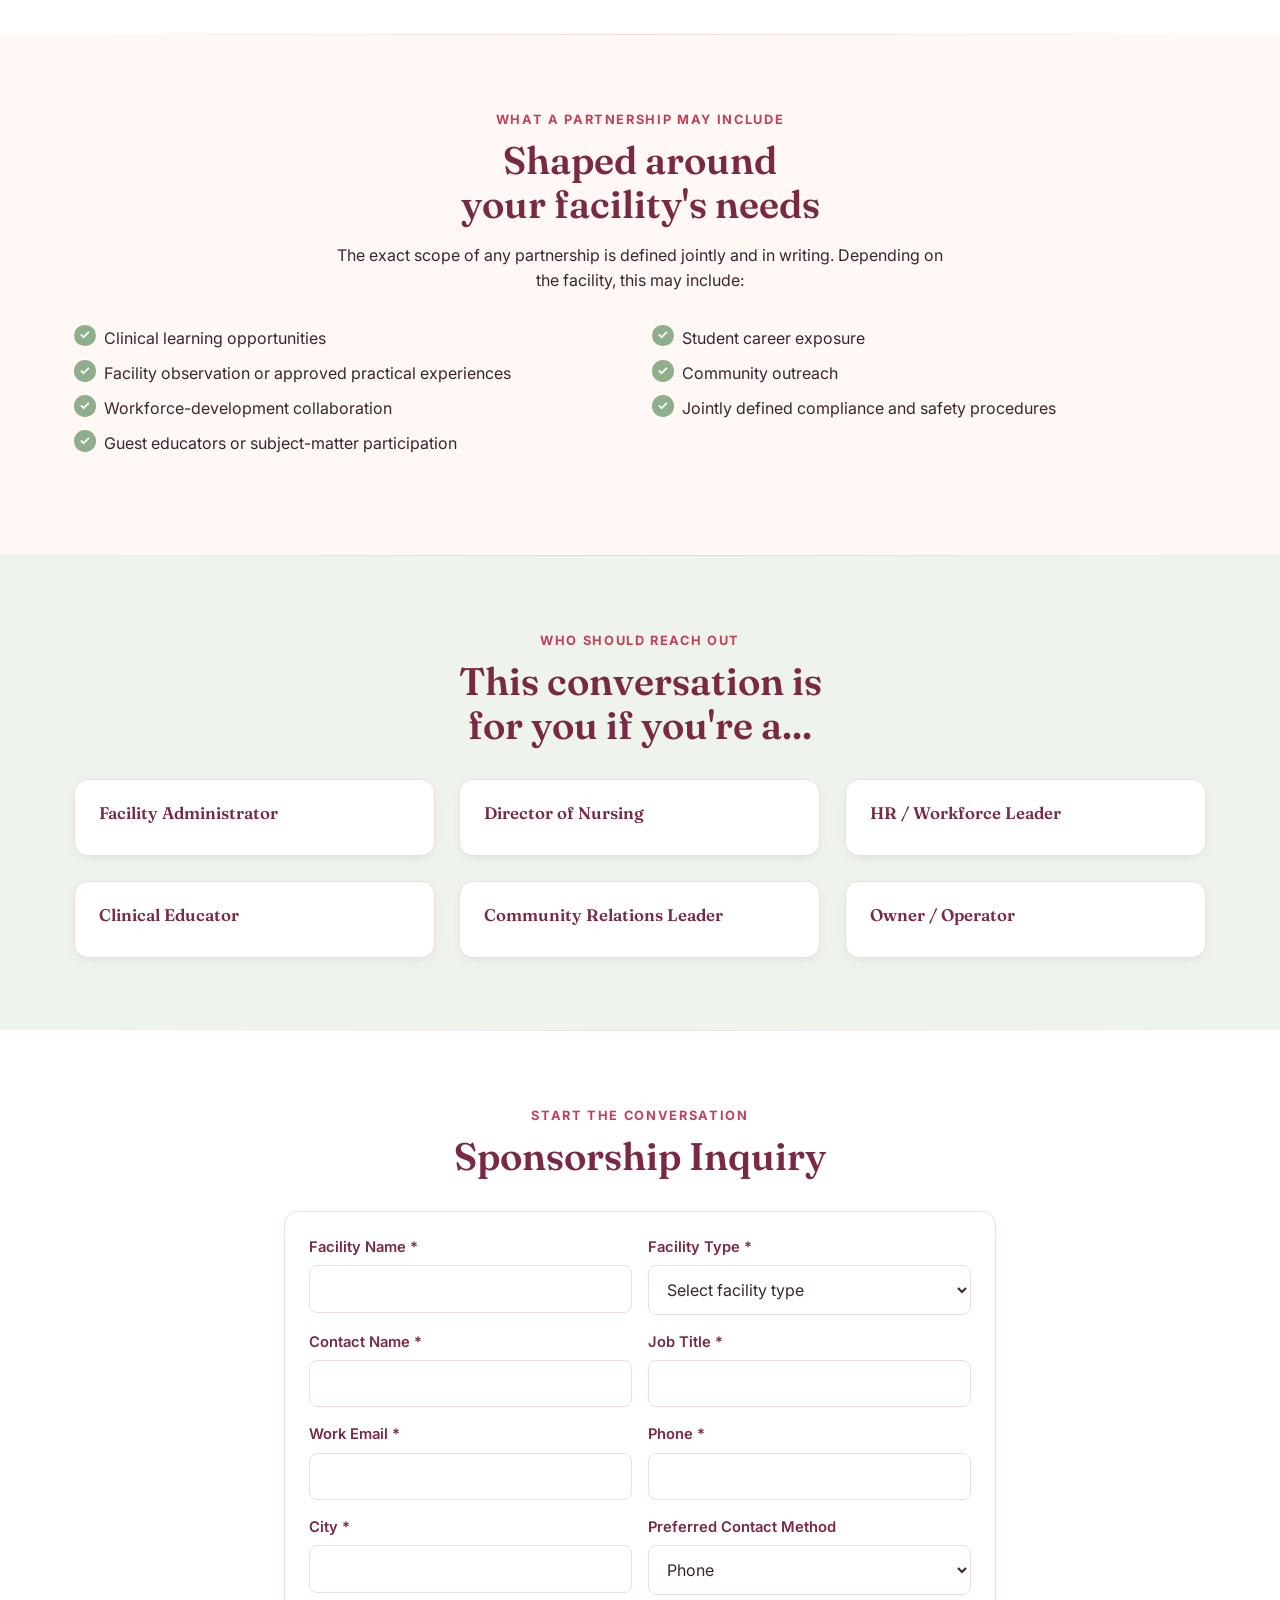
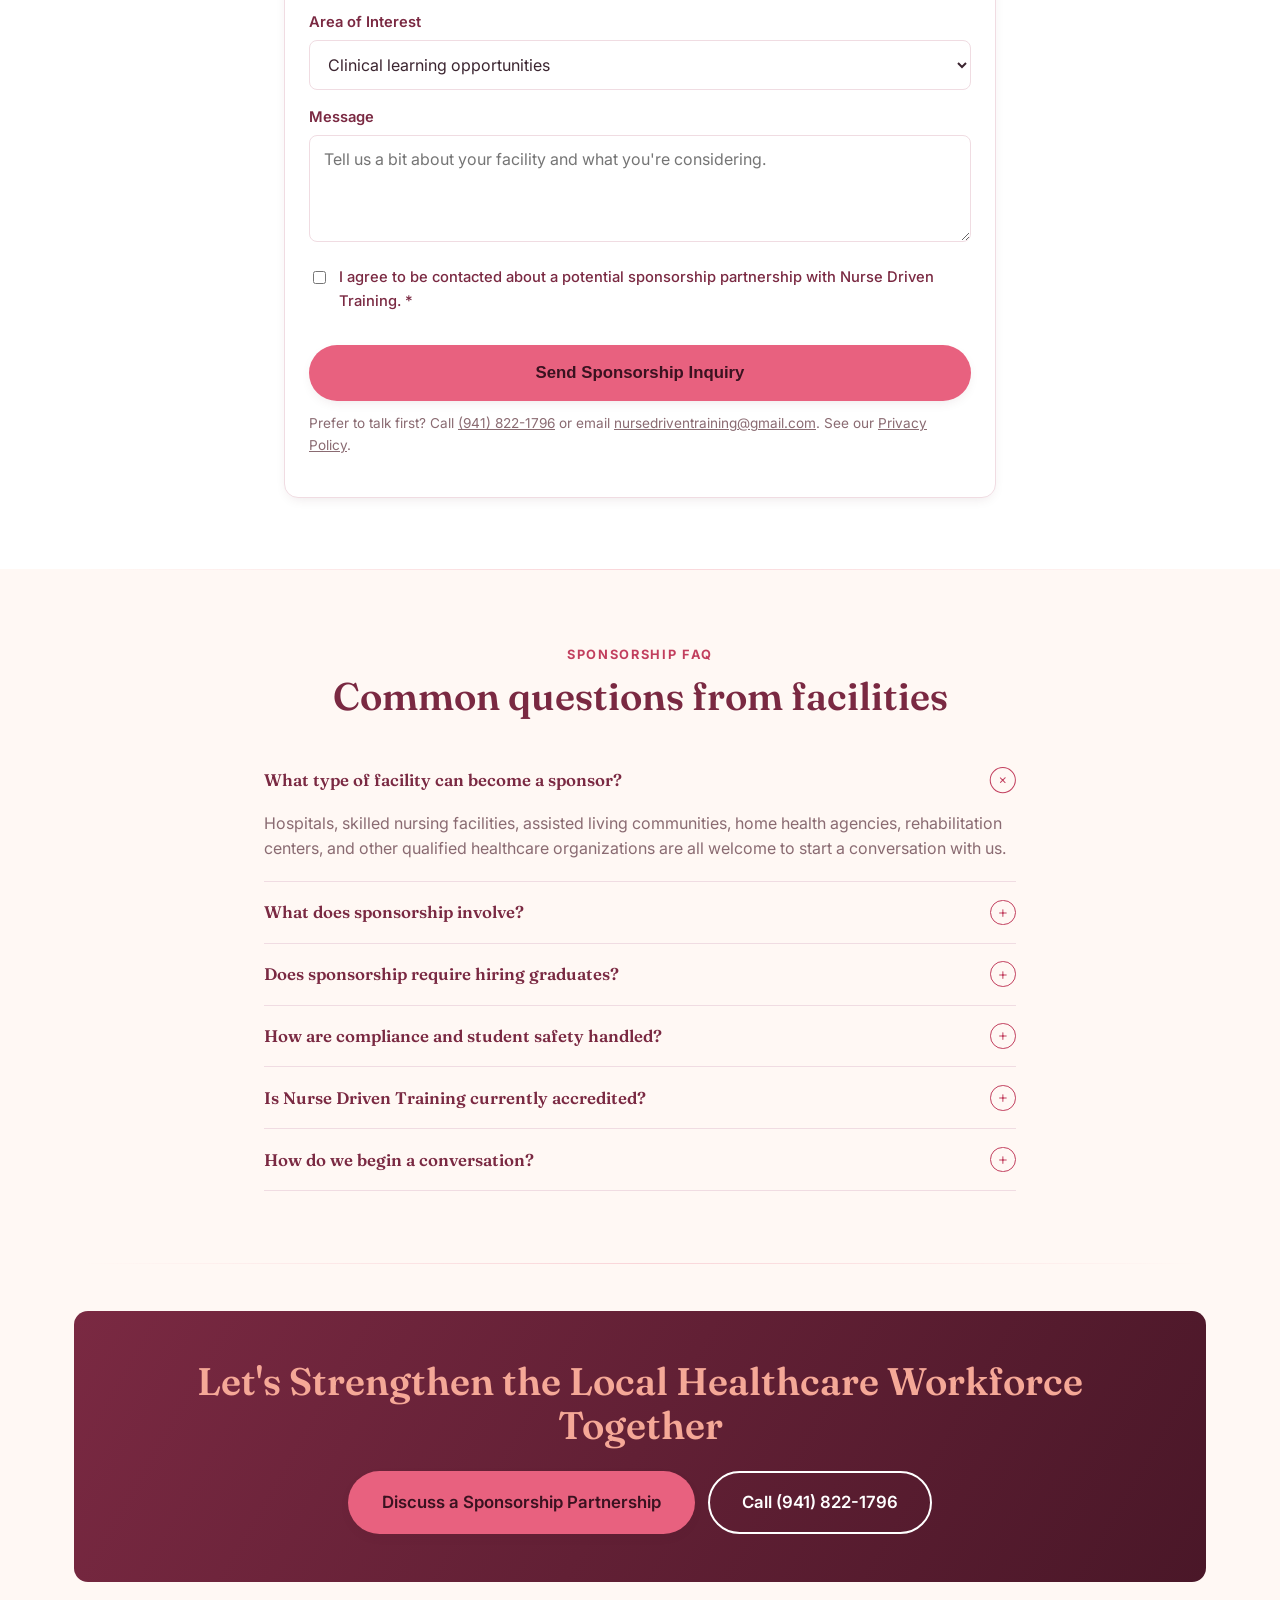
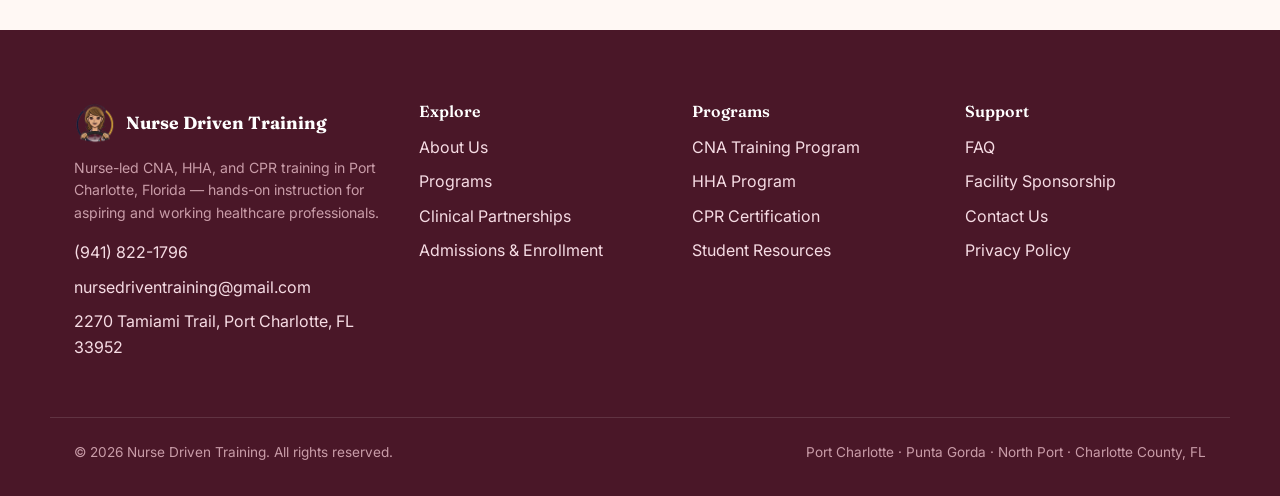
<file: sponsor-us.html>
<!doctype html>
<html lang="en">
<head>
<meta charset="UTF-8">
<meta name="viewport" content="width=device-width, initial-scale=1">
<title>Sponsor Nurse Driven Training | Healthcare Facility Partnership in Port Charlotte, FL</title>
<meta name="description" content="Partner with Nurse Driven Training to support nurse-led CNA, HHA, and CPR education and help strengthen the caregiver workforce in Charlotte County, Florida.">
<link rel="canonical" href="https://www.nursedriventraining.com/sponsor-us.html">
<meta property="og:type" content="website">
<meta property="og:site_name" content="Nurse Driven Training">
<meta property="og:title" content="Sponsor Nurse Driven Training | Healthcare Facility Partnership in Port Charlotte, FL">
<meta property="og:description" content="Partner with Nurse Driven Training to support nurse-led CNA, HHA, and CPR education and help strengthen the caregiver workforce in Charlotte County, Florida.">
<meta property="og:url" content="https://www.nursedriventraining.com/sponsor-us.html">
<meta property="og:image" content="https://www.nursedriventraining.com/assets/img/og-cover.jpg">
<meta property="og:image:width" content="1200">
<meta property="og:image:height" content="630">
<meta name="twitter:card" content="summary_large_image">
<meta name="twitter:title" content="Sponsor Nurse Driven Training">
<meta name="twitter:description" content="Partner with us to support nurse-led CNA, HHA, and CPR education in Charlotte County, FL.">
<meta name="twitter:image" content="https://www.nursedriventraining.com/assets/img/og-cover.jpg">
<link rel="icon" type="image/x-icon" href="/favicon.ico">
<link rel="icon" type="image/png" sizes="32x32" href="/favicon-32x32.png">
<link rel="icon" type="image/png" sizes="16x16" href="/favicon-16x16.png">
<link rel="apple-touch-icon" sizes="180x180" href="/apple-touch-icon.png">
<link rel="manifest" href="/site.webmanifest">
<meta name="msapplication-config" content="/browserconfig.xml">
<meta name="theme-color" content="#7A2942">
<link rel="preconnect" href="https://fonts.googleapis.com">
<link rel="preconnect" href="https://fonts.gstatic.com" crossorigin>
<link href="https://fonts.googleapis.com/css2?family=Fraunces:wght@500;600;700&family=Inter:wght@400;500;600;700&display=swap" rel="stylesheet">
<link rel="stylesheet" href="css/styles.css?v=4.0">
<script type="application/ld+json">
{
  "@context": "https://schema.org",
  "@type": "BreadcrumbList",
  "itemListElement": [
    { "@type": "ListItem", "position": 1, "name": "Home", "item": "https://www.nursedriventraining.com/" },
    { "@type": "ListItem", "position": 2, "name": "Sponsor Us", "item": "https://www.nursedriventraining.com/sponsor-us.html" }
  ]
}
</script>
<script type="application/ld+json">
{
  "@context": "https://schema.org",
  "@type": "FAQPage",
  "mainEntity": [
    {
      "@type": "Question",
      "name": "What type of facility can become a sponsor?",
      "acceptedAnswer": { "@type": "Answer", "text": "Hospitals, skilled nursing facilities, assisted living communities, home health agencies, rehabilitation centers, and other qualified healthcare organizations are all welcome to start a conversation with us." }
    },
    {
      "@type": "Question",
      "name": "What does sponsorship involve?",
      "acceptedAnswer": { "@type": "Answer", "text": "The specifics are worked out directly with each facility, and may include clinical learning opportunities, facility observation or approved practical experiences, workforce-development collaboration, and jointly defined compliance and safety procedures." }
    },
    {
      "@type": "Question",
      "name": "Does sponsorship require hiring graduates?",
      "acceptedAnswer": { "@type": "Answer", "text": "No. Sponsorship is a training and workforce-development partnership, not a hiring commitment. Any hiring or placement outcomes would be a separate, mutually agreed arrangement." }
    },
    {
      "@type": "Question",
      "name": "How are compliance and student safety handled?",
      "acceptedAnswer": { "@type": "Answer", "text": "Compliance, supervision, and safety procedures are defined jointly with each sponsor facility as part of the partnership agreement." }
    },
    {
      "@type": "Question",
      "name": "Is Nurse Driven Training currently accredited?",
      "acceptedAnswer": { "@type": "Answer", "text": "Nurse Driven Training is currently seeking a qualified sponsor facility as part of its pathway toward the applicable program approval and accreditation requirements. We are committed to transparency, educational quality, and full compliance throughout this process." }
    },
    {
      "@type": "Question",
      "name": "How do we begin a conversation?",
      "acceptedAnswer": { "@type": "Answer", "text": "Fill out the sponsorship inquiry form on this page, call (941) 822-1796, or email nursedriventraining@gmail.com and a team member will follow up." }
    }
  ]
}
</script>
</head>
<body>
<a class="skip-link" href="#main">Skip to content</a>
<header class="site-header">
  <div class="container header-bar">
    <a class="brand" href="index.html">
      <img src="assets/img/mascot-icon.png" alt="" width="42" height="42" class="brand-mark-img">
      <span class="brand-text">Nurse Driven Training<span>CNA · HHA · CPR — Port Charlotte, FL</span></span>
    </a>
    <nav class="main-nav" aria-label="Primary">
      <ul class="nav-links" id="primary-nav">
        <li><a href="index.html">Home</a></li>
        <li class="nav-item has-dropdown">
          <button type="button" class="nav-dropdown-trigger" aria-expanded="false" aria-controls="dropdown-programs">Programs <span class="caret" aria-hidden="true">&#9662;</span></button>
          <ul class="nav-dropdown" id="dropdown-programs">
            <li><a href="programs.html">All Programs</a></li>
            <li><a href="cna-training-program.html">CNA Training Program</a></li>
            <li><a href="hha-program.html">HHA Program</a></li>
            <li><a href="cpr-certification.html">CPR Certification</a></li>
          </ul>
        </li>
        <li><a href="admissions.html">Admissions</a></li>
        <li><a href="about.html">About</a></li>
        <li class="nav-item has-dropdown">
          <button type="button" class="nav-dropdown-trigger" aria-expanded="false" aria-controls="dropdown-resources">Resources <span class="caret" aria-hidden="true">&#9662;</span></button>
          <ul class="nav-dropdown" id="dropdown-resources">
            <li><a href="student-resources.html">Student Resources</a></li>
            <li><a href="faq.html">FAQ</a></li>
            <li><a href="clinical-partnerships.html">Clinical Partnerships</a></li>
          </ul>
        </li>
        <li><a href="sponsor-us.html" aria-current="page">Sponsor Us</a></li>
        <li><a href="contact.html">Contact</a></li>
      </ul>
      <div class="header-actions">
        <a class="header-phone" href="tel:+19418221796">📞 (941) 822-1796</a>
        <a class="btn btn-primary header-cta" href="contact.html">Request Info</a>
        <button class="nav-toggle" aria-label="Toggle menu" aria-expanded="false" aria-controls="primary-nav"><span></span></button>
      </div>
    </nav>
  </div>
</header>

<main id="main">
  <div class="page-hero">
    <div class="container">
      <p class="breadcrumb" style="color:#F6DCE4;"><a href="index.html" style="color:#F6DCE4;">Home</a> / Sponsor Us</p>
      <h1>Become a Sponsor Facility for Nurse Driven Training</h1>
      <p>Nurse Driven Training is seeking a qualified healthcare facility sponsor to support high-quality, nurse-led training and help expand the pipeline of prepared CNA, HHA, and CPR professionals in Southwest Florida.</p>
      <div class="btn-row" style="margin-top:var(--space-3);">
        <a class="btn btn-primary btn-lg" href="#sponsor-form">Discuss a Sponsorship Partnership</a>
        <a class="btn btn-outline btn-lg" href="tel:+19418221796">Call (941) 822-1796</a>
      </div>
    </div>
  </div>

  <section class="section-tight">
    <div class="container">
      <div class="card" style="max-width:840px;margin:0 auto;border-left:4px solid var(--gold-dark);">
        <h2 style="font-size:1.2rem;">A transparent note about where we are today</h2>
        <p style="margin-bottom:0;">Nurse Driven Training is currently seeking a qualified sponsor facility as part of its pathway toward the applicable program approval and accreditation requirements. We are committed to transparency, educational quality, and full compliance throughout this process. We see this as a genuine partnership opportunity — a chance for a respected facility to help expand the local healthcare workforce, not a shortcut around any regulatory step.</p>
      </div>
    </div>
  </section>

  <section class="section-alt">
    <div class="container">
      <div class="section-head center">
        <span class="kicker">Why Sponsor Nurse Driven Training</span>
        <h2>What a partnership can help accomplish</h2>
      </div>
      <div class="grid grid-3">
        <div class="card"><h3>Strengthen the local caregiver workforce</h3><p>Help grow the supply of trained, work-ready CNAs and HHAs in Charlotte County.</p></div>
        <div class="card"><h3>Build an early talent pipeline</h3><p>Get to know motivated students well before they enter the workforce.</p></div>
        <div class="card"><h3>Support hands-on, nurse-led education</h3><p>Back a training model built and taught by nurses with real clinical experience.</p></div>
        <div class="card"><h3>Create community impact</h3><p>Play a visible role in strengthening healthcare education across Charlotte County.</p></div>
        <div class="card"><h3>Connect with motivated candidates</h3><p>Meet entry-level healthcare candidates who are actively training for the field.</p></div>
        <div class="card"><h3>Help ease staffing pressure over time</h3><p>Support a steady, local training pipeline as part of a longer-term workforce strategy.</p></div>
      </div>
    </div>
  </section>

  <section>
    <div class="container">
      <div class="section-head center">
        <span class="kicker">What a Partnership May Include</span>
        <h2>Shaped around your facility's needs</h2>
        <p>The exact scope of any partnership is defined jointly and in writing. Depending on the facility, this may include:</p>
      </div>
      <div class="grid grid-2">
        <ul class="check-list">
          <li>Clinical learning opportunities</li>
          <li>Facility observation or approved practical experiences</li>
          <li>Workforce-development collaboration</li>
          <li>Guest educators or subject-matter participation</li>
        </ul>
        <ul class="check-list">
          <li>Student career exposure</li>
          <li>Community outreach</li>
          <li>Jointly defined compliance and safety procedures</li>
        </ul>
      </div>
    </div>
  </section>

  <section class="section-sage">
    <div class="container">
      <div class="section-head center">
        <span class="kicker">Who Should Reach Out</span>
        <h2>This conversation is for you if you're a...</h2>
      </div>
      <div class="grid grid-3">
        <div class="card"><h3 style="font-size:1.05rem;">Facility Administrator</h3></div>
        <div class="card"><h3 style="font-size:1.05rem;">Director of Nursing</h3></div>
        <div class="card"><h3 style="font-size:1.05rem;">HR / Workforce Leader</h3></div>
        <div class="card"><h3 style="font-size:1.05rem;">Clinical Educator</h3></div>
        <div class="card"><h3 style="font-size:1.05rem;">Community Relations Leader</h3></div>
        <div class="card"><h3 style="font-size:1.05rem;">Owner / Operator</h3></div>
      </div>
    </div>
  </section>

  <section class="section-alt" id="sponsor-form">
    <div class="container" style="max-width:760px;">
      <div class="section-head center">
        <span class="kicker">Start the Conversation</span>
        <h2>Sponsorship Inquiry</h2>
      </div>
      <div class="card">
        <form name="facility-sponsorship" method="POST" data-netlify="true" netlify-honeypot="bot-field" action="/thank-you.html" data-netlify-ajax data-success="/thank-you.html">
          <input type="hidden" name="form-name" value="facility-sponsorship" />
          <input type="hidden" name="page_url" value="" />
          <input type="hidden" name="utm_source" value="" />
          <input type="hidden" name="utm_medium" value="" />
          <input type="hidden" name="utm_campaign" value="" />
          <input type="hidden" name="utm_term" value="" />
          <input type="hidden" name="utm_content" value="" />
          <p class="hidden-field">
            <label>Don't fill this out if you're human: <input name="bot-field" /></label>
          </p>
          <div class="alert alert-error form-error" role="alert" tabindex="-1" hidden></div>

          <div class="form-row-2">
            <div class="field">
              <label for="facility-name">Facility Name *</label>
              <input id="facility-name" name="facility_name" type="text" autocomplete="organization" required>
            </div>
            <div class="field">
              <label for="facility-type">Facility Type *</label>
              <select id="facility-type" name="facility_type" required>
                <option value="">Select facility type</option>
                <option value="Hospital">Hospital</option>
                <option value="Skilled Nursing Facility">Skilled Nursing Facility</option>
                <option value="Assisted Living Community">Assisted Living Community</option>
                <option value="Home Health Agency">Home Health Agency</option>
                <option value="Rehabilitation Center">Rehabilitation Center</option>
                <option value="Long-Term Care Provider">Long-Term Care Provider</option>
                <option value="Other">Other</option>
              </select>
            </div>
          </div>

          <div class="form-row-2">
            <div class="field">
              <label for="contact-name">Contact Name *</label>
              <input id="contact-name" name="contact_name" type="text" autocomplete="name" required>
            </div>
            <div class="field">
              <label for="job-title">Job Title *</label>
              <input id="job-title" name="job_title" type="text" autocomplete="organization-title" required>
            </div>
          </div>

          <div class="form-row-2">
            <div class="field">
              <label for="work-email">Work Email *</label>
              <input id="work-email" name="work_email" type="email" autocomplete="email" required>
            </div>
            <div class="field">
              <label for="sponsor-phone">Phone *</label>
              <input id="sponsor-phone" name="phone" type="tel" autocomplete="tel" required>
            </div>
          </div>

          <div class="form-row-2">
            <div class="field">
              <label for="sponsor-city">City *</label>
              <input id="sponsor-city" name="city" type="text" autocomplete="address-level2" required>
            </div>
            <div class="field">
              <label for="sponsor-contact-method">Preferred Contact Method</label>
              <select id="sponsor-contact-method" name="preferred_contact_method">
                <option value="Phone">Phone</option>
                <option value="Email">Email</option>
                <option value="Either">Either</option>
              </select>
            </div>
          </div>

          <div class="field">
            <label for="area-of-interest">Area of Interest</label>
            <select id="area-of-interest" name="area_of_interest">
              <option value="Clinical learning opportunities">Clinical learning opportunities</option>
              <option value="Facility observation / practical experience">Facility observation / practical experience</option>
              <option value="Workforce-development collaboration">Workforce-development collaboration</option>
              <option value="Guest educators / subject-matter participation">Guest educators / subject-matter participation</option>
              <option value="Community outreach">Community outreach</option>
              <option value="Not sure yet — let's talk">Not sure yet — let's talk</option>
            </select>
          </div>

          <div class="field">
            <label for="sponsor-message">Message</label>
            <textarea id="sponsor-message" name="message" rows="4" placeholder="Tell us a bit about your facility and what you're considering."></textarea>
          </div>

          <div class="field" style="display:flex;align-items:flex-start;gap:0.6rem;">
            <input id="sponsor-consent" name="consent" type="checkbox" required style="width:auto;margin-top:0.3rem;">
            <label for="sponsor-consent" style="margin-bottom:0;font-weight:500;">I agree to be contacted about a potential sponsorship partnership with Nurse Driven Training. *</label>
          </div>

          <button type="submit" class="btn btn-primary btn-block btn-lg" style="margin-top:var(--space-2);">Send Sponsorship Inquiry</button>
          <p class="form-note" style="margin-top:0.75rem;">Prefer to talk first? Call <a href="tel:+19418221796">(941) 822-1796</a> or email <a href="mailto:nursedriventraining@gmail.com">nursedriventraining@gmail.com</a>. See our <a href="privacy-policy.html">Privacy Policy</a>.</p>
        </form>
      </div>
    </div>
  </section>

  <section>
    <div class="container" style="max-width:800px;">
      <div class="section-head center">
        <span class="kicker">Sponsorship FAQ</span>
        <h2>Common questions from facilities</h2>
      </div>

      <div class="accordion-item">
        <button class="accordion-trigger" aria-expanded="true" aria-controls="sfaq-1">What type of facility can become a sponsor?<span class="plus">+</span></button>
        <div class="accordion-panel is-open" id="sfaq-1"><div class="accordion-panel-inner">Hospitals, skilled nursing facilities, assisted living communities, home health agencies, rehabilitation centers, and other qualified healthcare organizations are all welcome to start a conversation with us.</div></div>
      </div>
      <div class="accordion-item">
        <button class="accordion-trigger" aria-expanded="false" aria-controls="sfaq-2">What does sponsorship involve?<span class="plus">+</span></button>
        <div class="accordion-panel" id="sfaq-2"><div class="accordion-panel-inner">The specifics are worked out directly with each facility, and may include clinical learning opportunities, facility observation or approved practical experiences, workforce-development collaboration, and jointly defined compliance and safety procedures.</div></div>
      </div>
      <div class="accordion-item">
        <button class="accordion-trigger" aria-expanded="false" aria-controls="sfaq-3">Does sponsorship require hiring graduates?<span class="plus">+</span></button>
        <div class="accordion-panel" id="sfaq-3"><div class="accordion-panel-inner">No. Sponsorship is a training and workforce-development partnership, not a hiring commitment. Any hiring or placement outcomes would be a separate, mutually agreed arrangement.</div></div>
      </div>
      <div class="accordion-item">
        <button class="accordion-trigger" aria-expanded="false" aria-controls="sfaq-4">How are compliance and student safety handled?<span class="plus">+</span></button>
        <div class="accordion-panel" id="sfaq-4"><div class="accordion-panel-inner">Compliance, supervision, and safety procedures are defined jointly with each sponsor facility as part of the partnership agreement.</div></div>
      </div>
      <div class="accordion-item">
        <button class="accordion-trigger" aria-expanded="false" aria-controls="sfaq-5">Is Nurse Driven Training currently accredited?<span class="plus">+</span></button>
        <div class="accordion-panel" id="sfaq-5"><div class="accordion-panel-inner">Nurse Driven Training is currently seeking a qualified sponsor facility as part of its pathway toward the applicable program approval and accreditation requirements. We are committed to transparency, educational quality, and full compliance throughout this process.</div></div>
      </div>
      <div class="accordion-item">
        <button class="accordion-trigger" aria-expanded="false" aria-controls="sfaq-6">How do we begin a conversation?<span class="plus">+</span></button>
        <div class="accordion-panel" id="sfaq-6"><div class="accordion-panel-inner">Fill out the sponsorship inquiry form above, call (941) 822-1796, or email nursedriventraining@gmail.com and a team member will follow up.</div></div>
      </div>
    </div>
  </section>

  <section class="section-tight">
    <div class="container">
      <div class="cta-banner">
        <h2 class="mt-0">Let's Strengthen the Local Healthcare Workforce Together</h2>
        <div class="btn-row">
          <a class="btn btn-primary btn-lg" href="#sponsor-form">Discuss a Sponsorship Partnership</a>
          <a class="btn btn-outline btn-lg" href="tel:+19418221796">Call (941) 822-1796</a>
        </div>
      </div>
    </div>
  </section>
</main>

<footer class="site-footer">
  <div class="container footer-grid">
    <div>
      <div class="footer-brand">
        <img src="assets/img/mascot-icon.png" alt="" width="42" height="42" class="brand-mark-img">
        <strong style="color:#fff;font-family:var(--font-head);font-size:1.1rem;">Nurse Driven Training</strong>
      </div>
      <p class="small" style="color:#C99CA8;">Nurse-led CNA, HHA, and CPR training in Port Charlotte, Florida — hands-on instruction for aspiring and working healthcare professionals.</p>
      <ul>
        <li><a href="tel:+19418221796">(941) 822-1796</a></li>
        <li><a href="mailto:nursedriventraining@gmail.com">nursedriventraining@gmail.com</a></li>
        <li>2270 Tamiami Trail, Port Charlotte, FL 33952</li>
      </ul>
    </div>
    <div>
      <h4>Explore</h4>
      <ul>
        <li><a href="about.html">About Us</a></li>
        <li><a href="programs.html">Programs</a></li>
        <li><a href="clinical-partnerships.html">Clinical Partnerships</a></li>
        <li><a href="admissions.html">Admissions &amp; Enrollment</a></li>
      </ul>
    </div>
    <div>
      <h4>Programs</h4>
      <ul>
        <li><a href="cna-training-program.html">CNA Training Program</a></li>
        <li><a href="hha-program.html">HHA Program</a></li>
        <li><a href="cpr-certification.html">CPR Certification</a></li>
        <li><a href="student-resources.html">Student Resources</a></li>
      </ul>
    </div>
    <div>
      <h4>Support</h4>
      <ul>
        <li><a href="faq.html">FAQ</a></li>
        <li><a href="sponsor-us.html">Facility Sponsorship</a></li>
        <li><a href="contact.html">Contact Us</a></li>
        <li><a href="privacy-policy.html">Privacy Policy</a></li>
      </ul>
    </div>
  </div>
  <div class="container footer-bottom">
    <span>© <span data-year></span> Nurse Driven Training. All rights reserved.</span>
    <span>Port Charlotte · Punta Gorda · North Port · Charlotte County, FL</span>
  </div>
</footer>
<div class="mobile-cta-bar">
  <a class="btn btn-navy" href="tel:+19418221796">Call Now</a>
  <a class="btn btn-primary" href="contact.html">Request Info</a>
</div>
<script src="js/main.js?v=4.0" defer></script>
</body>
</html>
</file>
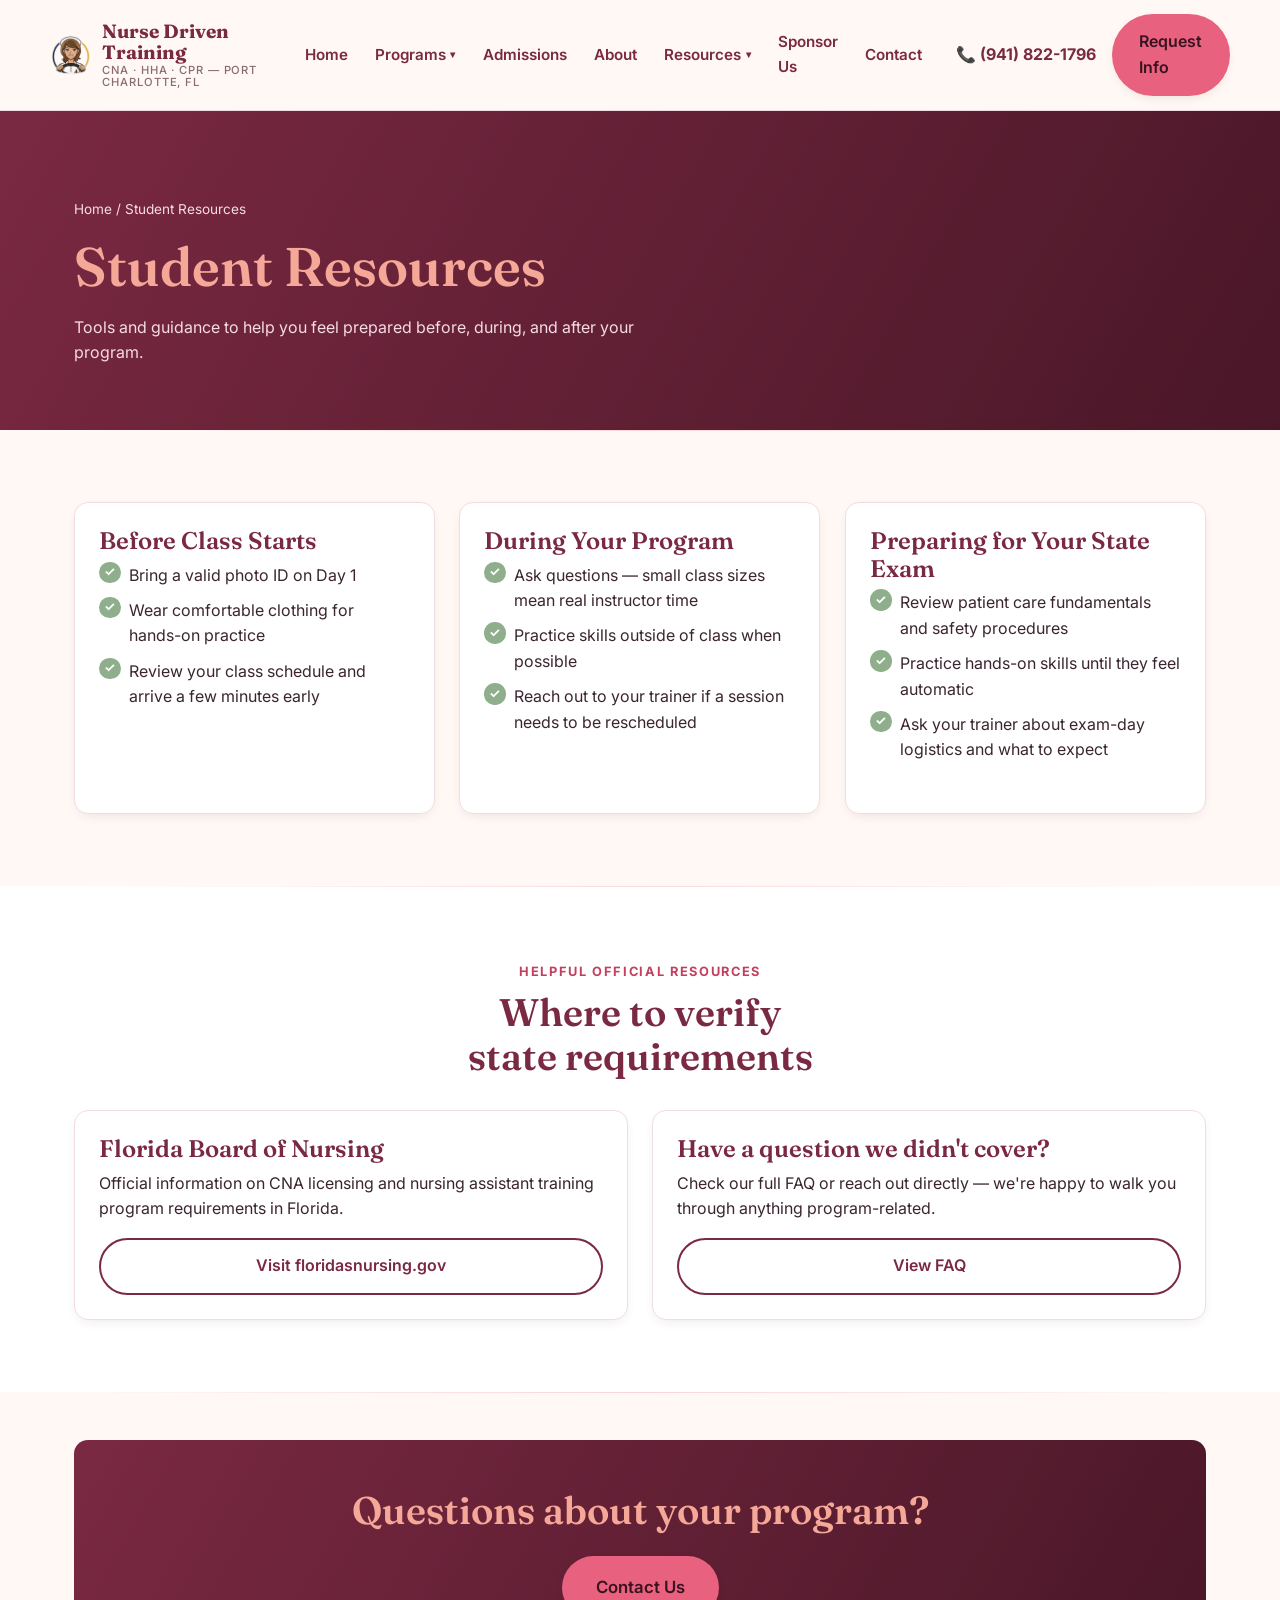
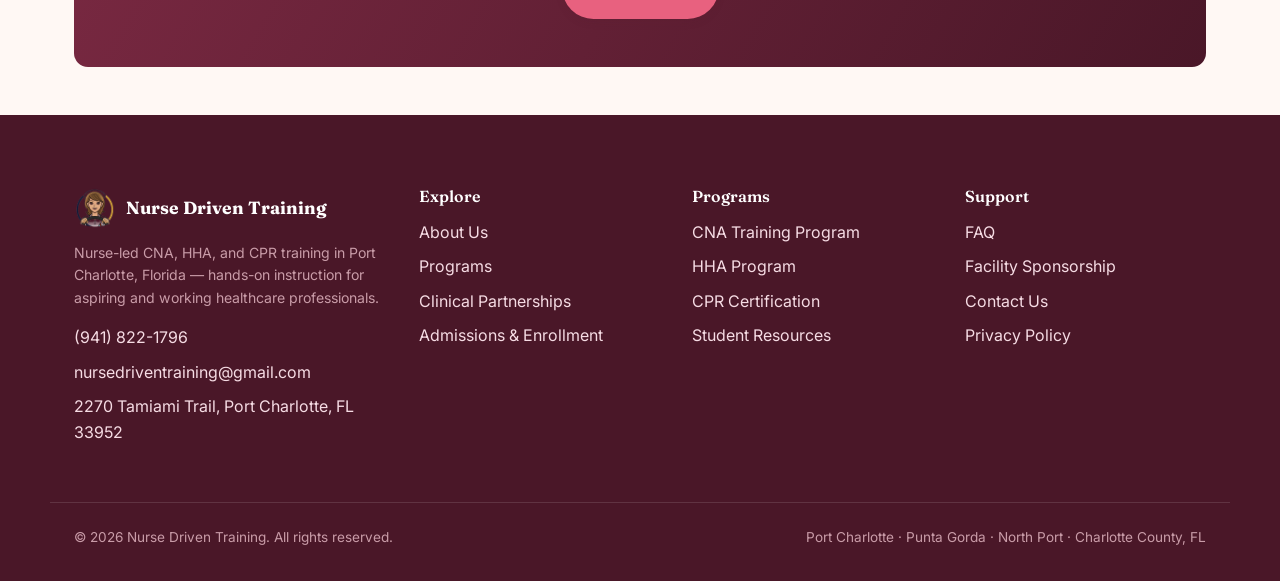
<file: student-resources.html>
<!doctype html>
<html lang="en">
<head>
<meta charset="UTF-8">
<meta name="viewport" content="width=device-width, initial-scale=1">
<title>Student Resources | Nurse Driven Training — Port Charlotte, FL</title>
<meta name="description" content="Resources for current and future Nurse Driven Training students: what to expect, study tips, and answers to common questions about CNA, HHA, and CPR training.">
<link rel="canonical" href="https://www.nursedriventraining.com/student-resources.html">
<meta property="og:type" content="website">
<meta property="og:site_name" content="Nurse Driven Training">
<meta property="og:title" content="Student Resources | Nurse Driven Training — Port Charlotte, FL">
<meta property="og:description" content="Resources for current and future Nurse Driven Training students: what to expect, study tips, and answers to common questions.">
<meta property="og:url" content="https://www.nursedriventraining.com/student-resources.html">
<meta property="og:image" content="https://www.nursedriventraining.com/assets/img/og-cover.jpg">
<meta property="og:image:width" content="1200">
<meta property="og:image:height" content="630">
<meta name="twitter:card" content="summary_large_image">
<meta name="twitter:title" content="Student Resources | Nurse Driven Training">
<meta name="twitter:description" content="What to expect, study tips, and FAQs for students.">
<meta name="twitter:image" content="https://www.nursedriventraining.com/assets/img/og-cover.jpg">
<link rel="icon" type="image/x-icon" href="/favicon.ico">
<link rel="icon" type="image/png" sizes="32x32" href="/favicon-32x32.png">
<link rel="icon" type="image/png" sizes="16x16" href="/favicon-16x16.png">
<link rel="apple-touch-icon" sizes="180x180" href="/apple-touch-icon.png">
<link rel="manifest" href="/site.webmanifest">
<meta name="msapplication-config" content="/browserconfig.xml">
<meta name="theme-color" content="#7A2942">
<link rel="preconnect" href="https://fonts.googleapis.com">
<link rel="preconnect" href="https://fonts.gstatic.com" crossorigin>
<link href="https://fonts.googleapis.com/css2?family=Fraunces:wght@500;600;700&family=Inter:wght@400;500;600;700&display=swap" rel="stylesheet">
<link rel="stylesheet" href="css/styles.css?v=4.0">
<script type="application/ld+json">
{
  "@context": "https://schema.org",
  "@type": "BreadcrumbList",
  "itemListElement": [
    { "@type": "ListItem", "position": 1, "name": "Home", "item": "https://www.nursedriventraining.com/" },
    { "@type": "ListItem", "position": 2, "name": "Student Resources", "item": "https://www.nursedriventraining.com/student-resources.html" }
  ]
}
</script>
</head>
<body>
<a class="skip-link" href="#main">Skip to content</a>
<header class="site-header">
  <div class="container header-bar">
    <a class="brand" href="index.html">
      <img src="assets/img/mascot-icon.png" alt="" width="42" height="42" class="brand-mark-img">
      <span class="brand-text">Nurse Driven Training<span>CNA · HHA · CPR — Port Charlotte, FL</span></span>
    </a>
    <nav class="main-nav" aria-label="Primary">
      <ul class="nav-links" id="primary-nav">
        <li><a href="index.html">Home</a></li>
        <li class="nav-item has-dropdown">
          <button type="button" class="nav-dropdown-trigger" aria-expanded="false" aria-controls="dropdown-programs">Programs <span class="caret" aria-hidden="true">&#9662;</span></button>
          <ul class="nav-dropdown" id="dropdown-programs">
            <li><a href="programs.html">All Programs</a></li>
            <li><a href="cna-training-program.html">CNA Training Program</a></li>
            <li><a href="hha-program.html">HHA Program</a></li>
            <li><a href="cpr-certification.html">CPR Certification</a></li>
          </ul>
        </li>
        <li><a href="admissions.html">Admissions</a></li>
        <li><a href="about.html">About</a></li>
        <li class="nav-item has-dropdown">
          <button type="button" class="nav-dropdown-trigger" aria-expanded="false" aria-controls="dropdown-resources">Resources <span class="caret" aria-hidden="true">&#9662;</span></button>
          <ul class="nav-dropdown" id="dropdown-resources">
            <li><a href="student-resources.html">Student Resources</a></li>
            <li><a href="faq.html">FAQ</a></li>
            <li><a href="clinical-partnerships.html">Clinical Partnerships</a></li>
          </ul>
        </li>
        <li><a href="sponsor-us.html">Sponsor Us</a></li>
        <li><a href="contact.html">Contact</a></li>
      </ul>
      <div class="header-actions">
        <a class="header-phone" href="tel:+19418221796">📞 (941) 822-1796</a>
        <a class="btn btn-primary header-cta" href="contact.html">Request Info</a>
        <button class="nav-toggle" aria-label="Toggle menu" aria-expanded="false" aria-controls="primary-nav"><span></span></button>
      </div>
    </nav>
  </div>
</header>

<main id="main">
  <div class="page-hero">
    <div class="container">
      <p class="breadcrumb" style="color:#F6DCE4;"><a href="index.html" style="color:#F6DCE4;">Home</a> / Student Resources</p>
      <h1>Student Resources</h1>
      <p>Tools and guidance to help you feel prepared before, during, and after your program.</p>
    </div>
  </div>

  <section>
    <div class="container">
      <div class="grid grid-3">
        <div class="card">
          <h3>Before Class Starts</h3>
          <ul class="check-list">
            <li>Bring a valid photo ID on Day 1</li>
            <li>Wear comfortable clothing for hands-on practice</li>
            <li>Review your class schedule and arrive a few minutes early</li>
          </ul>
        </div>
        <div class="card">
          <h3>During Your Program</h3>
          <ul class="check-list">
            <li>Ask questions — small class sizes mean real instructor time</li>
            <li>Practice skills outside of class when possible</li>
            <li>Reach out to your trainer if a session needs to be rescheduled</li>
          </ul>
        </div>
        <div class="card">
          <h3>Preparing for Your State Exam</h3>
          <ul class="check-list">
            <li>Review patient care fundamentals and safety procedures</li>
            <li>Practice hands-on skills until they feel automatic</li>
            <li>Ask your trainer about exam-day logistics and what to expect</li>
          </ul>
        </div>
      </div>
    </div>
  </section>

  <section class="section-alt">
    <div class="container">
      <div class="section-head center">
        <span class="kicker">Helpful Official Resources</span>
        <h2>Where to verify state requirements</h2>
      </div>
      <div class="grid grid-2">
        <div class="card">
          <h3>Florida Board of Nursing</h3>
          <p>Official information on CNA licensing and nursing assistant training program requirements in Florida.</p>
          <a class="btn btn-ghost" href="https://floridasnursing.gov/nursing-assistant-training-program/" target="_blank" rel="noopener">Visit floridasnursing.gov</a>
        </div>
        <div class="card">
          <h3>Have a question we didn't cover?</h3>
          <p>Check our full FAQ or reach out directly — we're happy to walk you through anything program-related.</p>
          <a class="btn btn-ghost" href="faq.html">View FAQ</a>
        </div>
      </div>
    </div>
  </section>

  <section class="section-tight">
    <div class="container">
      <div class="cta-banner">
        <h2 class="mt-0">Questions about your program?</h2>
        <div class="btn-row">
          <a class="btn btn-primary btn-lg" href="contact.html">Contact Us</a>
        </div>
      </div>
    </div>
  </section>
</main>

<footer class="site-footer">
  <div class="container footer-grid">
    <div>
      <div class="footer-brand">
        <img src="assets/img/mascot-icon.png" alt="" width="42" height="42" class="brand-mark-img">
        <strong style="color:#fff;font-family:var(--font-head);font-size:1.1rem;">Nurse Driven Training</strong>
      </div>
      <p class="small" style="color:#C99CA8;">Nurse-led CNA, HHA, and CPR training in Port Charlotte, Florida — hands-on instruction for aspiring and working healthcare professionals.</p>
      <ul>
        <li><a href="tel:+19418221796">(941) 822-1796</a></li>
        <li><a href="mailto:nursedriventraining@gmail.com">nursedriventraining@gmail.com</a></li>
        <li>2270 Tamiami Trail, Port Charlotte, FL 33952</li>
      </ul>
    </div>
    <div>
      <h4>Explore</h4>
      <ul>
        <li><a href="about.html">About Us</a></li>
        <li><a href="programs.html">Programs</a></li>
        <li><a href="clinical-partnerships.html">Clinical Partnerships</a></li>
        <li><a href="admissions.html">Admissions &amp; Enrollment</a></li>
      </ul>
    </div>
    <div>
      <h4>Programs</h4>
      <ul>
        <li><a href="cna-training-program.html">CNA Training Program</a></li>
        <li><a href="hha-program.html">HHA Program</a></li>
        <li><a href="cpr-certification.html">CPR Certification</a></li>
        <li><a href="student-resources.html">Student Resources</a></li>
      </ul>
    </div>
    <div>
      <h4>Support</h4>
      <ul>
        <li><a href="faq.html">FAQ</a></li>
        <li><a href="sponsor-us.html">Facility Sponsorship</a></li>
        <li><a href="contact.html">Contact Us</a></li>
        <li><a href="privacy-policy.html">Privacy Policy</a></li>
      </ul>
    </div>
  </div>
  <div class="container footer-bottom">
    <span>© <span data-year></span> Nurse Driven Training. All rights reserved.</span>
    <span>Port Charlotte · Punta Gorda · North Port · Charlotte County, FL</span>
  </div>
</footer>
<div class="mobile-cta-bar">
  <a class="btn btn-navy" href="tel:+19418221796">Call Now</a>
  <a class="btn btn-primary" href="contact.html">Request Info</a>
</div>
<script src="js/main.js?v=4.0" defer></script>
</body>
</html>
</file>
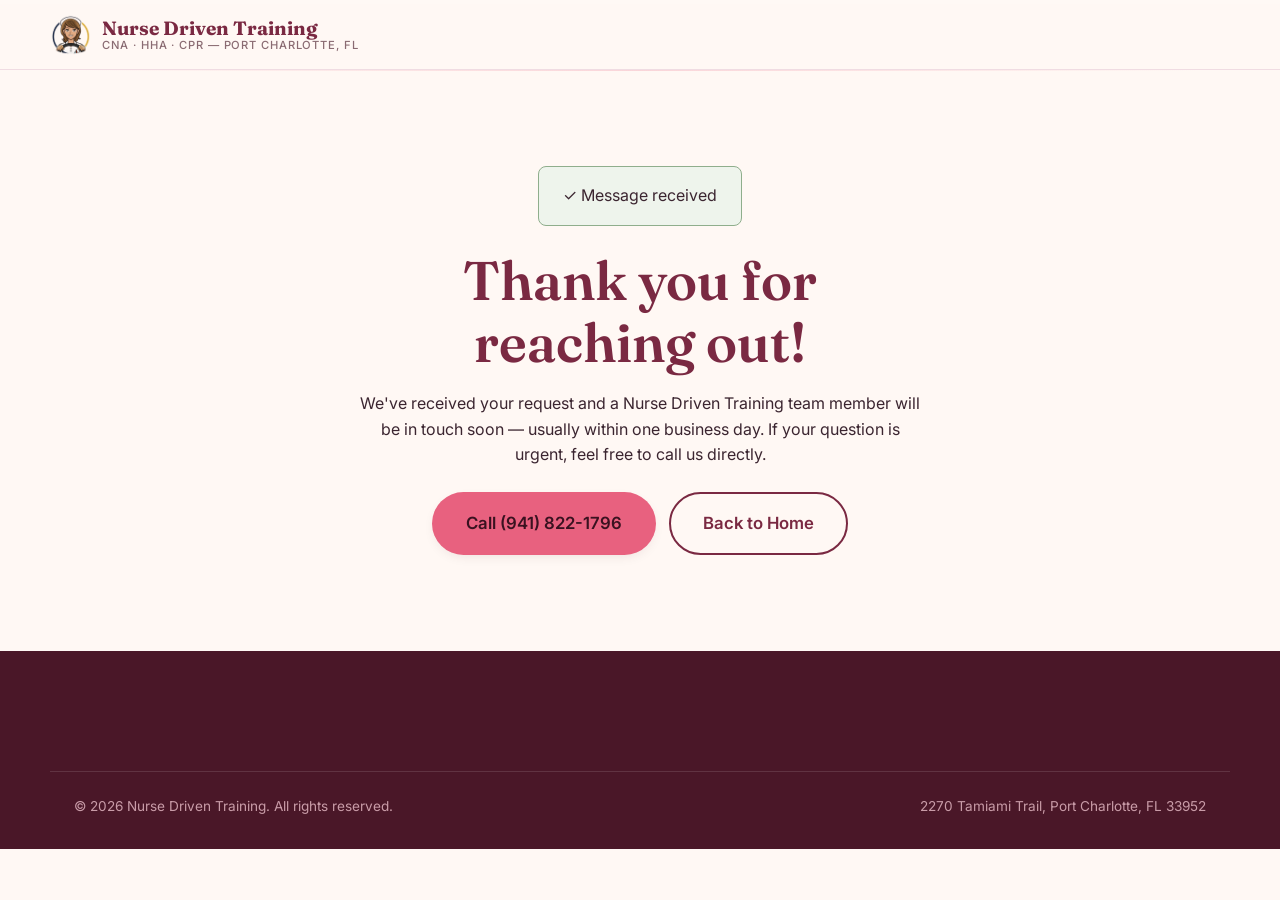
<file: thank-you.html>
<!doctype html>
<html lang="en">
<head>
<meta charset="UTF-8">
<meta name="viewport" content="width=device-width, initial-scale=1">
<title>Thank You | Nurse Driven Training</title>
<meta name="description" content="Thank you for reaching out to Nurse Driven Training. We'll be in touch soon.">
<meta name="robots" content="noindex">
<link rel="preconnect" href="https://fonts.googleapis.com">
<link rel="preconnect" href="https://fonts.gstatic.com" crossorigin>
<link href="https://fonts.googleapis.com/css2?family=Fraunces:wght@500;600;700&family=Inter:wght@400;500;600;700&display=swap" rel="stylesheet">
<link rel="icon" type="image/x-icon" href="/favicon.ico">
<link rel="icon" type="image/png" sizes="32x32" href="/favicon-32x32.png">
<link rel="icon" type="image/png" sizes="16x16" href="/favicon-16x16.png">
<link rel="apple-touch-icon" sizes="180x180" href="/apple-touch-icon.png">
<link rel="manifest" href="/site.webmanifest">
<meta name="msapplication-config" content="/browserconfig.xml">
<meta name="theme-color" content="#7A2942">
<link rel="stylesheet" href="css/styles.css?v=4.0">
</head>
<body>
<a class="skip-link" href="#main">Skip to content</a>
<header class="site-header">
  <div class="container header-bar">
    <a class="brand" href="index.html">
      <img src="assets/img/mascot-icon.png" alt="" width="42" height="42" class="brand-mark-img">
      <span class="brand-text">Nurse Driven Training<span>CNA · HHA · CPR — Port Charlotte, FL</span></span>
    </a>
  </div>
</header>
<main id="main">
  <section style="padding: var(--space-7) 0;">
    <div class="container text-center" style="max-width:620px;">
      <div class="alert alert-success" style="display:inline-block;">✓ Message received</div>
      <h1>Thank you for reaching out!</h1>
      <p>We've received your request and a Nurse Driven Training team member will be in touch soon — usually within one business day. If your question is urgent, feel free to call us directly.</p>
      <div class="hero-cta-row" style="justify-content:center;">
        <a class="btn btn-primary btn-lg" href="tel:+19418221796">Call (941) 822-1796</a>
        <a class="btn btn-ghost btn-lg" href="index.html">Back to Home</a>
      </div>
    </div>
  </section>
</main>
<footer class="site-footer">
  <div class="container footer-bottom">
    <span>© <span data-year></span> Nurse Driven Training. All rights reserved.</span>
    <span>2270 Tamiami Trail, Port Charlotte, FL 33952</span>
  </div>
</footer>
<script src="js/main.js?v=4.0" defer></script>
</body>
</html>
</file>
<file: css/styles.css>
/* ==========================================================================
   Nurse Driven Training — Design System
   Strawberries & Cream: strawberry pink / deep berry / cream, warm-professional
   ========================================================================== */

:root {
  /* Brand colors */
  --navy: #7A2942;       /* deep berry — replaces the old navy as the dark brand color */
  --navy-dark: #4A1728;  /* darkest berry — gradients, footer */
  --navy-tint: #F7E6EC;  /* pale rose-lavender tint */
  --gold: #E8617F;       /* strawberry pink — primary accent / buttons */
  --gold-dark: #C23F5E;  /* deeper strawberry — hover states */
  --gold-darker: #9E2F49; /* WCAG AA-safe strawberry for small text on light tints */
  --gold-light: #F7A8B8; /* WCAG AA-safe strawberry for text on dark berry backgrounds */
  --gold-tint: #FDEDE1;  /* peachy cream tint */
  --on-gold: #3A1220;    /* WCAG AA-safe dark text for use on top of --gold buttons */
  --peach-heading: #F5A897; /* warm coral-peach for headings on dark berry backgrounds — ~4.9:1 vs --navy, ~7.6:1 vs --navy-dark (WCAG AA safe) */
  --sage: #8FAE8C;       /* muted leaf green — a nod to the strawberry leaf */
  --sage-tint: #EEF4EC;
  --cream: #FFF8F4;      /* warm cream background */
  --white: #FFFFFF;
  --ink: #3B2530;        /* warm deep plum-brown body text */
  --muted: #8A6B72;      /* warm muted mauve-gray */
  --border: #F0DCE2;     /* soft pink border */
  --danger: #B3261E;

  /* Type */
  --font-head: "Fraunces", Georgia, "Times New Roman", serif;
  --font-body: "Inter", -apple-system, BlinkMacSystemFont, "Segoe UI", sans-serif;

  /* Spacing scale */
  --space-1: 0.5rem;
  --space-2: 1rem;
  --space-3: 1.5rem;
  --space-4: 2rem;
  --space-5: 3rem;
  --space-6: 4.5rem;
  --space-7: 6rem;

  /* Layout */
  --container: 1180px;
  --radius: 14px;
  --radius-sm: 8px;
  --shadow: 0 12px 32px -16px rgba(74, 23, 40, 0.22);
  --shadow-sm: 0 4px 14px -6px rgba(74, 23, 40, 0.16);
}

/* ---------- Reset ---------- */
*, *::before, *::after { box-sizing: border-box; }
html { scroll-behavior: smooth; }
body {
  margin: 0;
  font-family: var(--font-body);
  color: var(--ink);
  background: var(--cream);
  line-height: 1.6;
  -webkit-font-smoothing: antialiased;
}
img { max-width: 100%; display: block; }
a { color: inherit; }
h1, h2, h3, h4 {
  font-family: var(--font-head);
  color: var(--navy);
  line-height: 1.15;
  margin: 0 0 var(--space-2);
  font-weight: 600;
}
h1 { font-size: clamp(2.1rem, 5vw, 3.4rem); }
h2 { font-size: clamp(1.6rem, 3.4vw, 2.4rem); }
h3 { font-size: clamp(1.2rem, 2.2vw, 1.5rem); }
p { margin: 0 0 var(--space-2); }
ul, ol { padding-left: 1.25rem; }
.container {
  width: 100%;
  max-width: var(--container);
  margin: 0 auto;
  padding: 0 var(--space-3);
}
section { padding: var(--space-6) 0; }
.section-tight { padding: var(--space-5) 0; }
.section-alt { background: var(--white); }
.section-navy { background: var(--navy); color: var(--white); }
.section-sage { background: var(--sage-tint); }

/* Headings on dark berry backgrounds — the global h1-h4 rule below sets var(--navy),
   which is nearly invisible on these backgrounds. Override with a WCAG AA-safe peach. */
.hero h1, .hero h2, .hero h3, .hero h4,
.page-hero h1, .page-hero h2, .page-hero h3, .page-hero h4,
.cta-banner h1, .cta-banner h2, .cta-banner h3, .cta-banner h4,
.section-navy h1, .section-navy h2, .section-navy h3, .section-navy h4 {
  color: var(--peach-heading);
}

/* Skip link */
.skip-link {
  position: absolute;
  left: -999px;
  top: 0;
  background: var(--gold);
  color: var(--navy-dark);
  padding: 0.75rem 1.25rem;
  z-index: 999;
  font-weight: 600;
  border-radius: 0 0 8px 0;
}
.skip-link:focus { left: 0; }

:focus-visible {
  outline: 3px solid var(--gold-dark);
  outline-offset: 2px;
}
/* On dark/berry backgrounds, gold-dark doesn't meet 3:1 against navy — swap to white for a visible, compliant focus ring */
.hero :focus-visible,
.cta-banner :focus-visible,
.site-footer :focus-visible,
.page-hero :focus-visible,
.section-navy :focus-visible,
.mobile-cta-bar :focus-visible {
  outline-color: var(--white);
}

/* ---------- Buttons ---------- */
.btn {
  display: inline-flex;
  align-items: center;
  justify-content: center;
  gap: 0.5rem;
  padding: 0.85rem 1.6rem;
  border-radius: 999px;
  font-weight: 600;
  font-size: 1rem;
  text-decoration: none;
  border: 2px solid transparent;
  cursor: pointer;
  transition: transform 0.15s ease, box-shadow 0.15s ease, background 0.15s ease, color 0.15s ease;
  min-height: 48px;
}
.btn:hover { transform: translateY(-1px); }
.btn-primary { background: var(--gold); color: var(--on-gold); box-shadow: var(--shadow-sm); }
.btn-primary:hover { background: var(--gold-dark); color: var(--white); }
.btn-outline { background: transparent; border-color: var(--white); color: var(--white); }
.btn-outline:hover { background: var(--white); color: var(--navy); }
.btn-navy { background: var(--navy); color: var(--white); }
.btn-navy:hover { background: var(--navy-dark); }
.btn-ghost { background: transparent; border-color: var(--navy); color: var(--navy); }
.btn-ghost:hover { background: var(--navy); color: var(--white); }
.btn-block { width: 100%; }
.btn-lg { padding: 1rem 2rem; font-size: 1.05rem; }

/* ---------- Header ---------- */
.site-header {
  position: sticky;
  top: 0;
  z-index: 100;
  background: rgba(255, 248, 244, 0.96);
  backdrop-filter: blur(6px);
  border-bottom: 1px solid var(--border);
}
.header-bar {
  display: flex;
  align-items: center;
  justify-content: space-between;
  padding: 0.85rem 0;
  gap: var(--space-3);
  position: relative;
}
.brand {
  display: flex;
  align-items: center;
  gap: 0.65rem;
  text-decoration: none;
  font-family: var(--font-head);
  font-weight: 700;
  font-size: 1.2rem;
  color: var(--navy);
}
.brand-mark {
  width: 42px;
  height: 42px;
  border-radius: 50%;
  background: var(--navy);
  color: var(--gold);
  display: flex;
  align-items: center;
  justify-content: center;
  font-family: var(--font-head);
  font-weight: 700;
  font-size: 1.1rem;
  flex-shrink: 0;
}
.brand-mark-img { width: 42px; height: 42px; object-fit: contain; flex-shrink: 0; }
.brand-text { line-height: 1.1; }
.brand-logo-feature { max-width: 260px; margin: 0 auto var(--space-3); }
.brand-logo-feature img { width: 100%; height: auto; display: block; }
.footer-logo { width: 46px; height: 46px; object-fit: contain; flex-shrink: 0; }
.brand-text span { display: block; font-family: var(--font-body); font-weight: 500; font-size: 0.7rem; letter-spacing: 0.08em; text-transform: uppercase; color: var(--muted); }

.main-nav { display: flex; align-items: center; gap: var(--space-4); }
.nav-links { display: flex; align-items: center; gap: var(--space-3); list-style: none; margin: 0; padding: 0; }
.nav-links a {
  display: inline-flex;
  align-items: center;
  text-decoration: none;
  font-weight: 600;
  font-size: 0.95rem;
  color: var(--navy);
  padding: 0.4rem 0.1rem;
  border-bottom: 2px solid transparent;
}
.nav-links a:hover, .nav-links a[aria-current="page"] { border-bottom-color: var(--gold); }
.header-actions { display: flex; align-items: center; gap: var(--space-2); }
.header-phone { display: none; font-weight: 700; color: var(--navy); text-decoration: none; white-space: nowrap; }
.nav-toggle {
  display: inline-flex;
  align-items: center;
  justify-content: center;
  width: 46px;
  height: 46px;
  border-radius: var(--radius-sm);
  border: 1px solid var(--border);
  background: var(--white);
  cursor: pointer;
}
.nav-toggle span, .nav-toggle::before, .nav-toggle::after {
  content: "";
  display: block;
  width: 20px;
  height: 2px;
  background: var(--navy);
  position: relative;
  transition: transform 0.2s ease, opacity 0.2s ease;
}
.nav-toggle::before { transform: translateY(-6px); position: absolute; }
.nav-toggle::after { transform: translateY(6px); position: absolute; }
.nav-toggle[aria-expanded="true"] span { opacity: 0; }
.nav-toggle[aria-expanded="true"]::before { transform: rotate(45deg); }
.nav-toggle[aria-expanded="true"]::after { transform: rotate(-45deg); }

@media (max-width: 1139px) {
  .nav-links {
    position: absolute;
    top: 100%;
    left: 0;
    right: 0;
    background: var(--white);
    flex-direction: column;
    align-items: stretch;
    gap: 0;
    border-bottom: 1px solid var(--border);
    box-shadow: var(--shadow);
    max-height: 0;
    overflow: hidden;
    transition: max-height 0.25s ease;
  }
  .nav-links {
    opacity: 0;
    transition: max-height .3s var(--motion-ease, ease), opacity .2s ease;
  }
  .nav-links.is-open { max-height: 640px; overflow-y: auto; opacity: 1; }
  .nav-links > li { border-top: 1px solid var(--border); }
  .nav-links a { display: block; padding: 1rem var(--space-3); min-height: 44px; }
}
/* Lock background scroll while the mobile menu is open */
body.nav-open { overflow: hidden; }
@media (min-width: 1140px) {
  .nav-toggle { display: none; }
  .header-phone { display: inline-flex; align-items: center; gap: 0.4rem; }
}
.header-cta { display: none; }
@media (min-width: 1140px) { .header-cta { display: inline-flex; } }

/* ---------- Nav dropdowns (Programs / Resources) ---------- */
.nav-item.has-dropdown { position: relative; }
.nav-dropdown-trigger {
  background: none;
  border: none;
  appearance: none;
  -webkit-appearance: none;
  font: inherit;
  line-height: inherit;
  cursor: pointer;
  display: inline-flex;
  align-items: center;
  gap: 0.3rem;
  color: var(--navy);
  font-weight: 600;
  font-size: 0.95rem;
  width: 100%;
  text-align: left;
  padding: 0.4rem 0.1rem;
}
.nav-dropdown-trigger .caret { font-size: 0.65em; transition: transform 0.2s ease; }
.nav-dropdown-trigger[aria-expanded="true"] .caret { transform: rotate(180deg); }
.nav-dropdown { list-style: none; margin: 0; padding: 0; }
@media (min-width: 1140px) {
  .nav-dropdown-trigger { padding: 0.4rem 0.1rem; }
  .nav-dropdown {
    position: absolute;
    top: 100%;
    left: 0;
    min-width: 230px;
    background: var(--white);
    border: 1px solid var(--border);
    border-radius: var(--radius-sm);
    box-shadow: var(--shadow);
    padding: 0.4rem;
    opacity: 0;
    visibility: hidden;
    transform: translateY(6px);
    transition: opacity 0.16s ease, transform 0.16s ease, visibility 0.16s;
    z-index: 50;
  }
  .nav-item.has-dropdown:hover .nav-dropdown,
  .nav-item.has-dropdown:focus-within .nav-dropdown,
  .nav-dropdown.is-open {
    opacity: 1;
    visibility: visible;
    transform: translateY(0);
  }
  .nav-dropdown a {
    display: block;
    padding: 0.6rem 0.8rem;
    border-radius: 6px;
    font-weight: 500;
    font-size: 0.92rem;
    color: var(--ink);
    border-bottom: none;
  }
  .nav-dropdown a:hover { background: var(--navy-tint); }
}
@media (max-width: 1139px) {
  .nav-dropdown-trigger { padding: 1rem var(--space-3); }
  .nav-dropdown {
    max-height: 0;
    overflow: hidden;
    background: var(--gold-tint);
    transition: max-height 0.25s ease;
  }
  .nav-dropdown.is-open { max-height: 320px; }
  .nav-dropdown a { display: block; padding: 0.75rem var(--space-3) 0.75rem calc(var(--space-3) * 1.6); font-weight: 500; font-size: 0.92rem; }
  .nav-dropdown li { border-top: 1px solid rgba(122,41,66,0.08); }
}

/* Sticky mobile CTA */
.mobile-cta-bar {
  position: fixed;
  left: 0;
  right: 0;
  bottom: 0;
  z-index: 90;
  display: flex;
  gap: 0.5rem;
  padding: 0.6rem var(--space-2);
  background: var(--white);
  border-top: 1px solid var(--border);
  box-shadow: 0 -8px 20px -12px rgba(74,23,40,0.22);
}
.mobile-cta-bar a { flex: 1; }
@media (min-width: 1140px) { .mobile-cta-bar { display: none; } }
body { padding-bottom: 76px; }
@media (min-width: 1140px) { body { padding-bottom: 0; } }

/* ---------- Hero ---------- */
.hero {
  background:
    radial-gradient(1100px 480px at 85% -10%, rgba(232,97,127,0.22), transparent 60%),
    linear-gradient(180deg, var(--navy) 0%, var(--navy-dark) 100%);
  color: var(--white);
  padding: var(--space-7) 0 var(--space-6);
}
.hero-grid {
  display: grid;
  gap: var(--space-5);
  align-items: center;
}
@media (min-width: 960px) {
  .hero-grid { grid-template-columns: 1.1fr 0.9fr; }
}
.eyebrow {
  display: inline-flex;
  align-items: center;
  gap: 0.5rem;
  background: rgba(232,97,127,0.14);
  border: 1px solid rgba(232,97,127,0.45);
  color: var(--gold);
  padding: 0.35rem 0.9rem;
  border-radius: 999px;
  font-size: 0.8rem;
  font-weight: 700;
  letter-spacing: 0.04em;
  text-transform: uppercase;
  margin-bottom: var(--space-2);
}
.hero p.lede { font-size: 1.15rem; color: #F6DCE4; max-width: 46ch; }
.hero-cta-row { display: flex; flex-wrap: wrap; gap: 0.85rem; margin-top: var(--space-3); }
.hero-meta { display: flex; flex-wrap: wrap; gap: var(--space-3); margin-top: var(--space-4); font-size: 0.92rem; color: #F6DCE4; list-style: none; padding: 0; }
.hero-meta span { display: flex; align-items: center; gap: 0.4rem; }

/* Full-bleed hero background video: subtle, brand-tinted, text stays dominant. */
.hero-has-video {
  position: relative;
  overflow: hidden;
  isolation: isolate;
  min-height: clamp(640px, 78vh, 860px);
  display: flex;
  align-items: center;
  padding: var(--space-6) 0;
}
.hero-has-video .hero-video {
  position: absolute;
  inset: 0;
  width: 100%;
  height: 100%;
  object-fit: cover;
  object-position: center 55%;
  z-index: -3;
  opacity: 0.42;
  filter: brightness(0.72) saturate(0.9);
}
.hero-has-video .hero-overlay {
  position: absolute;
  inset: 0;
  z-index: -2;
  background: linear-gradient(90deg,
    rgba(52,18,31,.90) 0%,
    rgba(94,34,52,.72) 42%,
    rgba(133,68,84,.48) 68%,
    rgba(133,68,84,.30) 100%);
}
.hero-content {
  position: relative;
  z-index: 2;
  width: min(100% - 2rem, 1200px);
  margin-inline: auto;
}
@media (max-width: 699px) {
  .hero-has-video .hero-video {
    object-position: center 52%;
    opacity: 0.30;
  }
  .hero-has-video .hero-overlay {
    background: linear-gradient(180deg,
      rgba(52,18,31,.82) 0%,
      rgba(52,18,31,.68) 58%,
      rgba(52,18,31,.78) 100%);
  }
}
@media (prefers-reduced-motion: reduce) {
  .hero-has-video .hero-video { display: none; }
  .hero-has-video {
    background:
      linear-gradient(90deg, rgba(52,18,31,.88), rgba(94,34,52,.58)),
      url("assets/img/nurse-driven-training-hero-poster.jpg") center / cover no-repeat;
  }
}
.hero-media {
  border-radius: var(--radius);
  overflow: hidden;
  box-shadow: var(--shadow);
  border: 1px solid rgba(255,255,255,0.12);
}

/* Photo placeholder blocks (until client photography is dropped in) */
.photo-placeholder {
  display: flex;
  align-items: center;
  justify-content: center;
  text-align: center;
  background: linear-gradient(135deg, var(--sage-tint), var(--gold-tint));
  color: var(--navy);
  font-size: 0.85rem;
  font-weight: 600;
  padding: var(--space-3);
  border: 1.5px dashed var(--gold-dark);
  border-radius: var(--radius);
  aspect-ratio: 4 / 3;
}
.photo-placeholder small { display: block; font-weight: 500; color: var(--muted); margin-top: 0.35rem; }
.photo-placeholder.square { aspect-ratio: 1 / 1; }
.photo-placeholder.wide { aspect-ratio: 16 / 9; }
.photo-placeholder.tall { aspect-ratio: 3 / 4; }

/* Real photo frames (replace .photo-placeholder once images exist) */
.photo-frame {
  border-radius: var(--radius);
  overflow: hidden;
  box-shadow: var(--shadow-sm);
}
.photo-frame img { width: 100%; height: 100%; object-fit: cover; display: block; }
.photo-frame.square { aspect-ratio: 1 / 1; }
.photo-frame.wide { aspect-ratio: 16 / 9; }
.photo-frame.tall { aspect-ratio: 3 / 4; }

/* ---------- Trust bar ---------- */
.trust-bar { background: var(--white); border-bottom: 1px solid var(--border); }
.trust-bar-inner {
  display: grid;
  gap: var(--space-3);
  padding: var(--space-4) 0;
  grid-template-columns: repeat(2, 1fr);
  text-align: center;
}
@media (min-width: 720px) { .trust-bar-inner { grid-template-columns: repeat(4, 1fr); } }
.trust-item { display: flex; flex-direction: column; align-items: center; gap: 0.4rem; }
.trust-item .ico { font-size: 1.6rem; }
.trust-item strong { color: var(--navy); font-size: 0.95rem; }
.trust-item span { color: var(--muted); font-size: 0.82rem; }

/* ---------- Section heads ---------- */
.section-head { max-width: 62ch; margin-bottom: var(--space-4); }
.section-head.center { margin-left: auto; margin-right: auto; text-align: center; }
.kicker {
  display: inline-block;
  color: var(--gold-dark);
  font-weight: 700;
  font-size: 0.8rem;
  letter-spacing: 0.08em;
  text-transform: uppercase;
  margin-bottom: 0.5rem;
}

/* ---------- Cards ---------- */
.grid { display: grid; gap: var(--space-3); }
.grid-2 { grid-template-columns: 1fr; }
.grid-3 { grid-template-columns: 1fr; }
.grid-4 { grid-template-columns: 1fr; }
@media (min-width: 700px) { .grid-2 { grid-template-columns: repeat(2, 1fr); } .grid-4 { grid-template-columns: repeat(2, 1fr); } }
@media (min-width: 960px) { .grid-3 { grid-template-columns: repeat(3, 1fr); } .grid-4 { grid-template-columns: repeat(4, 1fr); } }

.card {
  background: var(--white);
  border: 1px solid var(--border);
  border-radius: var(--radius);
  padding: var(--space-3);
  box-shadow: var(--shadow-sm);
  display: flex;
  flex-direction: column;
  height: 100%;
}
.card h3 { margin-bottom: 0.5rem; }
.card .card-media { margin: calc(var(--space-3) * -1) calc(var(--space-3) * -1) var(--space-3); border-radius: var(--radius) var(--radius) 0 0; overflow: hidden; }
.card-foot { margin-top: auto; padding-top: var(--space-2); }
.price-tag {
  display: inline-block;
  background: var(--gold-tint);
  color: var(--gold-darker);
  font-weight: 700;
  padding: 0.3rem 0.75rem;
  border-radius: 999px;
  font-size: 0.9rem;
  margin-bottom: 0.6rem;
}
.price-fee {
  display: block;
  font-size: 0.78rem;
  font-weight: 500;
  color: var(--muted);
  margin: -0.3rem 0 0.6rem;
}
.tag {
  display: inline-block;
  background: var(--navy-tint);
  color: var(--navy);
  font-weight: 600;
  padding: 0.25rem 0.65rem;
  border-radius: 999px;
  font-size: 0.78rem;
  margin: 0 0.35rem 0.35rem 0;
}

/* Icon list (checkmarks) */
.check-list { list-style: none; padding: 0; margin: 0 0 var(--space-2); }
.check-list li { position: relative; padding-left: 1.9rem; margin-bottom: 0.6rem; }
.check-list li::before {
  content: "✓";
  position: absolute;
  left: 0;
  top: -1px;
  width: 1.35rem;
  height: 1.35rem;
  border-radius: 50%;
  background: var(--sage);
  color: var(--white);
  font-size: 0.8rem;
  font-weight: 700;
  display: flex;
  align-items: center;
  justify-content: center;
}

/* Process steps */
.steps { display: grid; gap: var(--space-3); counter-reset: step; }
@media (min-width: 800px) { .steps { grid-template-columns: repeat(3, 1fr); } }
.step { background: var(--white); border: 1px solid var(--border); border-radius: var(--radius); padding: var(--space-3); }
.step-num {
  counter-increment: step;
  width: 2.5rem; height: 2.5rem;
  border-radius: 50%;
  background: var(--navy);
  color: var(--white);
  display: flex; align-items: center; justify-content: center;
  font-family: var(--font-head); font-weight: 700;
  margin-bottom: 0.75rem;
}
.step-num::before { content: counter(step); }

/* ---------- Owner note / placeholder callouts ---------- */
.owner-note {
  background: var(--gold-tint);
  border: 1.5px dashed var(--gold-dark);
  border-radius: var(--radius-sm);
  padding: var(--space-2) var(--space-3);
  font-size: 0.92rem;
  color: var(--navy-dark);
  margin: var(--space-3) 0;
}
.owner-note strong { color: var(--gold-dark); }

/* ---------- CTA banner ---------- */
.cta-banner {
  background: linear-gradient(120deg, var(--navy), var(--navy-dark));
  color: var(--white);
  border-radius: var(--radius);
  padding: var(--space-5);
  text-align: center;
}
.cta-banner .btn-row { display: flex; flex-wrap: wrap; gap: 0.85rem; justify-content: center; margin-top: var(--space-3); }

/* ---------- FAQ accordion ---------- */
.accordion-item { border-bottom: 1px solid var(--border); }
.accordion-trigger {
  width: 100%;
  text-align: left;
  background: none;
  border: none;
  padding: 1.1rem 0;
  font-family: var(--font-head);
  font-size: 1.05rem;
  font-weight: 600;
  color: var(--navy);
  display: flex;
  align-items: center;
  justify-content: space-between;
  gap: 1rem;
  cursor: pointer;
}
.accordion-trigger .plus { flex-shrink: 0; width: 1.6rem; height: 1.6rem; border-radius: 50%; border: 1.5px solid var(--gold-dark); color: var(--gold-dark); display: flex; align-items: center; justify-content: center; font-size: 1.1rem; transition: transform 0.2s ease; }
.accordion-trigger[aria-expanded="true"] .plus { transform: rotate(45deg); }
.accordion-panel {
  max-height: 0;
  overflow: hidden;
  transition: max-height 0.25s ease;
  color: var(--muted);
}
.accordion-panel-inner { padding: 0 0 1.2rem; }
.accordion-panel.is-open { max-height: 600px; }

/* ---------- Forms ---------- */
.form-grid { display: grid; gap: var(--space-2); }
@media (min-width: 700px) { .form-row-2 { display: grid; grid-template-columns: 1fr 1fr; gap: var(--space-2); } }
label { display: block; font-weight: 600; color: var(--navy); margin-bottom: 0.35rem; font-size: 0.92rem; }
input, select, textarea {
  width: 100%;
  padding: 0.8rem 0.9rem;
  border: 1.5px solid var(--border);
  border-radius: var(--radius-sm);
  font-family: var(--font-body);
  font-size: 1rem;
  background: var(--white);
  color: var(--ink);
}
input:focus, select:focus, textarea:focus { border-color: var(--gold-dark); }
.field { margin-bottom: var(--space-2); }
.hidden-field { position: absolute; left: -9999px; }
fieldset { border: none; padding: 0; margin: 0; }
.form-note { font-size: 0.85rem; color: var(--muted); }

/* ---------- Footer ---------- */
.site-footer { background: var(--navy-dark); color: #F6DCE4; padding: var(--space-6) 0 var(--space-4); }
.footer-grid { display: grid; gap: var(--space-4); grid-template-columns: 1fr; }
@media (min-width: 800px) { .footer-grid { grid-template-columns: 1.3fr 1fr 1fr 1fr; } }
.footer-grid h4 { color: var(--white); font-size: 1rem; margin-bottom: 0.9rem; }
.footer-grid ul { list-style: none; padding: 0; margin: 0; }
.footer-grid li { margin-bottom: 0.55rem; }
.footer-grid a { text-decoration: none; color: #F6DCE4; }
.footer-grid a:hover { color: var(--gold-light); text-decoration: underline; }
.footer-brand { display: flex; align-items: center; gap: 0.6rem; margin-bottom: 0.8rem; }
.footer-bottom {
  margin-top: var(--space-5);
  padding-top: var(--space-3);
  border-top: 1px solid rgba(255,255,255,0.12);
  display: flex;
  flex-wrap: wrap;
  gap: var(--space-2);
  justify-content: space-between;
  font-size: 0.85rem;
  color: #C99CA8;
}
.footer-bottom a { color: #C99CA8; }

/* ---------- Breadcrumb ---------- */
.breadcrumb { font-size: 0.85rem; color: var(--muted); padding: var(--space-2) 0 0; }
.breadcrumb a { color: var(--navy); text-decoration: none; }
.breadcrumb a:hover { text-decoration: underline; }

/* ---------- Utility ---------- */
.text-center { text-align: center; }
.mt-0 { margin-top: 0; }
.mb-0 { margin-bottom: 0; }
.small { font-size: 0.88rem; color: var(--muted); }
.visually-hidden {
  position: absolute !important;
  width: 1px; height: 1px;
  padding: 0; margin: -1px;
  overflow: hidden;
  clip: rect(0,0,0,0);
  white-space: nowrap; border: 0;
}
.page-hero {
  background: linear-gradient(120deg, var(--navy), var(--navy-dark));
  color: var(--white);
  padding: var(--space-6) 0 var(--space-5);
}
.page-hero p { color: #F6DCE4; max-width: 60ch; }
.badge-row { display: flex; flex-wrap: wrap; gap: 0.5rem; margin-top: var(--space-2); }
.alert {
  border-radius: var(--radius-sm);
  padding: var(--space-2) var(--space-3);
  border: 1px solid var(--border);
  background: var(--white);
  margin-bottom: var(--space-3);
}
.alert-success { background: var(--sage-tint); border-color: var(--sage); }
.alert-error { background: #FCEAEA; border-color: var(--danger); color: #7A241E; }
.alert[hidden] { display: none; }

/* ==========================================================================
   2026 UX/UI Conversion & Motion Enhancement Layer
   ========================================================================== */
:root {
  --peach-deep: #E98979;
  --peach-rich: #D86F64;
  --motion-ease: cubic-bezier(.22, 1, .36, 1);
}

/* Richer, warmer image treatment so photography does not wash into the cream UI. */
.photo-frame,
.hero-media {
  position: relative;
  isolation: isolate;
  background: var(--navy-dark);
}
.photo-frame::after,
.hero-media::after {
  content: "";
  position: absolute;
  inset: 0;
  pointer-events: none;
  z-index: 1;
  background: linear-gradient(145deg, rgba(216,111,100,.16), rgba(122,41,66,.12));
  mix-blend-mode: multiply;
}
.photo-frame img,
.hero-media img,
.photo-frame video,
.hero-media video {
  filter: saturate(1.12) contrast(1.08) brightness(.93) sepia(.04);
  transition: transform .8s var(--motion-ease), filter .5s ease;
}
.photo-frame:hover img,
.hero-media:hover img,
.photo-frame:hover video,
.hero-media:hover video {
  transform: scale(1.025);
  filter: saturate(1.18) contrast(1.1) brightness(.96) sepia(.03);
}
.hero-media {
  box-shadow: 0 28px 70px -28px rgba(20,5,12,.7);
  transform: rotate(.35deg);
}

/* Hero background video: portrait source clip in a contained frame beside the hero copy. */
.hero-video,
.hero-video-fallback {
  width: 100%;
  height: 100%;
  object-fit: cover;
  display: block;
}
.hero-video-fallback { display: none; }
@media (prefers-reduced-motion: reduce) {
  .hero-video { display: none; }
  .hero-video-fallback { display: block; }
}

/* Improve hierarchy and conversion energy. */
.hero h1 { max-width: 13ch; text-wrap: balance; }
.hero p.lede { max-width: 58ch; }
.hero-grid > div:first-child { position: relative; z-index: 2; }
.hero::after {
  content: "";
  position: absolute;
  inset: auto 0 0;
  height: 70px;
  background: linear-gradient(to bottom, transparent, rgba(74,23,40,.24));
  pointer-events: none;
}
.hero { position: relative; overflow: hidden; }

.card,
.step,
.trust-item {
  transition: transform .28s var(--motion-ease), box-shadow .28s ease, border-color .28s ease;
}
.card:hover,
.step:hover {
  transform: translateY(-6px);
  box-shadow: 0 20px 42px -22px rgba(74,23,40,.35);
  border-color: rgba(216,111,100,.45);
}
.trust-item:hover { transform: translateY(-3px); }

/* Student conversion pathway */
.enrollment-path {
  background:
    radial-gradient(700px 300px at 10% 10%, rgba(233,137,121,.18), transparent 65%),
    var(--white);
}
.path-card {
  position: relative;
  overflow: hidden;
}
.path-card::before {
  content: "";
  position: absolute;
  width: 90px;
  height: 90px;
  right: -35px;
  top: -35px;
  border-radius: 50%;
  background: var(--gold-tint);
}
.path-card h3,
.path-card p { position: relative; z-index: 1; }
.path-icon {
  width: 3rem;
  height: 3rem;
  display: grid;
  place-items: center;
  border-radius: 50%;
  margin-bottom: 1rem;
  background: var(--navy);
  color: var(--white);
  font-weight: 800;
  box-shadow: 0 8px 18px -10px rgba(74,23,40,.55);
  position: relative;
  z-index: 1;
}

/* Scroll reveal. Content remains visible when JS is unavailable. */
.js .reveal {
  opacity: 0;
  transform: translateY(28px);
  transition: opacity .75s var(--motion-ease), transform .75s var(--motion-ease);
  transition-delay: var(--reveal-delay, 0ms);
}
.js .reveal.reveal-left { transform: translateX(-32px); }
.js .reveal.reveal-right { transform: translateX(32px); }
.js .reveal.is-visible { opacity: 1; transform: translate(0,0); }

/* Button and navigation polish */
.btn { position: relative; overflow: hidden; }
.btn::after {
  content: "";
  position: absolute;
  inset: 0;
  background: linear-gradient(110deg, transparent 20%, rgba(255,255,255,.24) 48%, transparent 76%);
  transform: translateX(-130%);
  transition: transform .6s ease;
}
.btn:hover::after { transform: translateX(130%); }
.site-header { transition: box-shadow .25s ease, background .25s ease; }
.site-header.is-scrolled { box-shadow: 0 10px 30px -24px rgba(74,23,40,.65); background: rgba(255,248,244,.985); }

/* Mobile refinements */
@media (max-width: 699px) {
  section { padding: 3.5rem 0; }
  .hero { padding: 4.5rem 0 3.5rem; }
  .hero h1 { max-width: none; }
  .hero-media { transform: none; }
  .hero-meta { gap: .75rem; }
  .hero-meta li { width: 100%; }
  .cta-banner { padding: 2.2rem 1.25rem; }

  /* Shorter, smaller-distance motion on phones: faster to settle, still smooth, no jank. */
  .js .reveal {
    transform: translateY(14px);
    transition-duration: .45s;
  }
  .js .reveal.reveal-left { transform: translateX(-16px); }
  .js .reveal.reveal-right { transform: translateX(16px); }
  .js .reveal.reveal-scale { transform: translateY(10px) scale(.98); }
  .js .hero.is-ready .eyebrow,
  .js .hero.is-ready h1,
  .js .hero.is-ready .lede,
  .js .hero.is-ready .hero-cta-row,
  .js .hero.is-ready .hero-meta,
  .js .hero.is-ready .hero-media {
    transition-duration: .5s;
  }
  .card:hover, .step:hover { transform: none; }
}

/* Respect user motion preferences. */
@media (prefers-reduced-motion: reduce) {
  html { scroll-behavior: auto; }
  *, *::before, *::after {
    animation-duration: .01ms !important;
    animation-iteration-count: 1 !important;
    transition-duration: .01ms !important;
    scroll-behavior: auto !important;
  }
  .js .reveal { opacity: 1; transform: none; }
}

/* ========================================================================== 
   Wavy-inspired experience layer — scroll storytelling, polish, and motion
   ========================================================================== */
:root {
  --motion-ease: cubic-bezier(.22, 1, .36, 1);
  --motion-spring: cubic-bezier(.2, .8, .2, 1.15);
}

html { scroll-padding-top: 96px; }
body { overflow-x: clip; }

/* Slim page-completion indicator inspired by the Wavy Sites experience. */
.scroll-progress {
  position: fixed;
  inset: 0 0 auto 0;
  height: 4px;
  z-index: 1000;
  pointer-events: none;
  background: rgba(255,255,255,.12);
}
.scroll-progress__bar {
  width: 100%;
  height: 100%;
  transform: scaleX(0);
  transform-origin: left center;
  background: linear-gradient(90deg, var(--gold), var(--peach-heading), #ffd1c5);
  box-shadow: 0 0 18px rgba(232,97,127,.48);
  will-change: transform;
}

/* Desktop scroll journey rail */
.page-journey {
  position: fixed;
  right: 18px;
  top: 50%;
  z-index: 70;
  display: grid;
  gap: 8px;
  transform: translateY(-50%);
}
.page-journey a {
  position: relative;
  width: 12px;
  height: 12px;
  border-radius: 999px;
  border: 2px solid rgba(122,41,66,.35);
  background: rgba(255,248,244,.82);
  box-shadow: 0 3px 12px rgba(74,23,40,.12);
  transition: width .25s var(--motion-ease), background .25s ease, border-color .25s ease;
}
.page-journey a::before {
  content: attr(data-label);
  position: absolute;
  right: 20px;
  top: 50%;
  transform: translate(8px,-50%);
  padding: .34rem .6rem;
  border-radius: 999px;
  background: var(--navy-dark);
  color: #fff;
  font-size: .72rem;
  font-weight: 700;
  white-space: nowrap;
  opacity: 0;
  visibility: hidden;
  transition: .2s ease;
}
.page-journey a:hover::before,
.page-journey a:focus-visible::before { opacity: 1; visibility: visible; transform: translate(0,-50%); }
.page-journey a.is-active { width: 28px; background: var(--gold); border-color: var(--gold); }

/* Back-to-top control */
.back-to-top {
  position: fixed;
  right: 20px;
  bottom: 84px;
  z-index: 80;
  width: 46px;
  height: 46px;
  border: 0;
  border-radius: 50%;
  display: grid;
  place-items: center;
  background: var(--navy-dark);
  color: #fff;
  font-size: 1.15rem;
  box-shadow: 0 14px 30px -14px rgba(74,23,40,.7);
  opacity: 0;
  visibility: hidden;
  transform: translateY(12px) scale(.94);
  transition: .28s var(--motion-ease);
  cursor: pointer;
}
.back-to-top.is-visible { opacity: 1; visibility: visible; transform: translateY(0) scale(1); }
.back-to-top:hover { transform: translateY(-3px) scale(1.03); }

/* Hero arrival sequence and subtle dimensional depth */
.hero { position: relative; isolation: isolate; overflow: hidden; }
.hero::before,
.hero::after {
  content: "";
  position: absolute;
  z-index: -1;
  border-radius: 50%;
  filter: blur(2px);
  opacity: .34;
  pointer-events: none;
}
.hero::before { width: 360px; height: 360px; right: -120px; top: -160px; background: radial-gradient(circle, #f7a8b8, transparent 68%); }
.hero::after { width: 280px; height: 280px; left: -140px; bottom: -160px; background: radial-gradient(circle, #f5a897, transparent 70%); }
.js .hero .eyebrow,
.js .hero h1,
.js .hero .lede,
.js .hero .hero-cta-row,
.js .hero .hero-meta,
.js .hero .hero-media {
  opacity: 0;
  transform: translateY(24px);
}
.js .hero.is-ready .eyebrow,
.js .hero.is-ready h1,
.js .hero.is-ready .lede,
.js .hero.is-ready .hero-cta-row,
.js .hero.is-ready .hero-meta,
.js .hero.is-ready .hero-media {
  opacity: 1;
  transform: translateY(0);
  transition: opacity .8s var(--motion-ease), transform .8s var(--motion-ease);
}
.js .hero.is-ready h1 { transition-delay: .08s; }
.js .hero.is-ready .lede { transition-delay: .16s; }
.js .hero.is-ready .hero-cta-row { transition-delay: .24s; }
.js .hero.is-ready .hero-meta { transition-delay: .32s; }
.js .hero.is-ready .hero-media { transition-delay: .18s; }

.scroll-cue {
  display: inline-flex;
  align-items: center;
  gap: .65rem;
  margin-top: 1.15rem;
  color: rgba(255,255,255,.82);
  font-size: .78rem;
  font-weight: 700;
  letter-spacing: .1em;
  text-transform: uppercase;
}
.scroll-cue i {
  width: 26px;
  height: 42px;
  border: 2px solid rgba(255,255,255,.65);
  border-radius: 999px;
  position: relative;
}
.scroll-cue i::after {
  content: "";
  position: absolute;
  width: 4px;
  height: 8px;
  left: 50%;
  top: 7px;
  border-radius: 999px;
  background: var(--gold-light);
  transform: translateX(-50%);
  animation: scrollCue 1.8s ease-in-out infinite;
}
@keyframes scrollCue { 0% { opacity:0; transform:translate(-50%,0); } 30% { opacity:1; } 100% { opacity:0; transform:translate(-50%,15px); } }

/* Better visual rhythm between major sections */
main > section { position: relative; }
main > section:not(.hero):not(.page-hero)::before {
  content: "";
  position: absolute;
  top: 0;
  left: 50%;
  width: min(1120px, calc(100% - 3rem));
  height: 1px;
  transform: translateX(-50%);
  background: linear-gradient(90deg, transparent, rgba(232,97,127,.23), transparent);
}
.section-head .kicker,
.section-head .eyebrow { letter-spacing: .13em; }
.section-head h2 { text-wrap: balance; }

/* Cards feel more alive without becoming distracting. */
.card, .step, .trust-item, .photo-frame {
  transform-style: preserve-3d;
  will-change: transform;
}
.card:hover, .step:hover {
  transform: translateY(-7px);
  box-shadow: 0 22px 48px -28px rgba(74,23,40,.48);
}
/* Touch feedback: :hover never fires on tap, so give cards/steps/buttons a tap response */
@media (max-width: 1139px) {
  .card:active, .step:active {
    transform: translateY(-2px) scale(.99);
    box-shadow: 0 14px 30px -20px rgba(74,23,40,.5);
    transition: transform .12s ease, box-shadow .12s ease;
  }
  .btn:active { transform: scale(.97); }
  .trust-item:active .ico { transform: translateY(-2px) scale(1.05); }
}
.card::after {
  content: "";
  position: absolute;
  inset: auto 18px 0 18px;
  height: 3px;
  border-radius: 999px 999px 0 0;
  background: linear-gradient(90deg, var(--gold), var(--peach-heading));
  transform: scaleX(0);
  transform-origin: left;
  transition: transform .35s var(--motion-ease);
}
.card:hover::after { transform: scaleX(1); }
.card { position: relative; overflow: hidden; }

.photo-frame::after {
  content: "";
  position: absolute;
  inset: 0;
  pointer-events: none;
  background: linear-gradient(135deg, rgba(245,168,151,.08), transparent 52%, rgba(122,41,66,.12));
  mix-blend-mode: multiply;
}
.photo-frame img { transition: transform 1s var(--motion-ease), filter .45s ease; }
.photo-frame:hover img { transform: scale(1.035); filter: saturate(1.06) contrast(1.03); }

/* Trust bar now moves like a premium proof strip on smaller screens. */
.trust-bar { overflow: hidden; }
.trust-item .ico { transition: transform .35s var(--motion-spring); }
.trust-item:hover .ico { transform: translateY(-3px) rotate(-4deg) scale(1.08); }

/* Reveal variants assigned by JS */
.js .reveal.reveal-scale { transform: translateY(18px) scale(.965); }
.js .reveal.reveal-left { transform: translateX(-34px); }
.js .reveal.reveal-right { transform: translateX(34px); }
.js .reveal.is-visible { transform: translate(0,0) scale(1); }

/* Header polish */
.site-header { transition: padding .3s var(--motion-ease), box-shadow .3s ease, background .3s ease; }
.site-header.is-scrolled .header-bar { padding-top: .58rem; padding-bottom: .58rem; }
.header-bar { transition: padding .3s var(--motion-ease); }
.nav-links a { position: relative; border-bottom: 0; }
.nav-links a::after {
  content: "";
  position: absolute;
  left: .1rem;
  right: .1rem;
  bottom: .1rem;
  height: 2px;
  border-radius: 999px;
  background: var(--gold);
  transform: scaleX(0);
  transform-origin: left;
  transition: transform .25s var(--motion-ease);
}
.nav-links a:hover::after,
.nav-links a[aria-current="page"]::after { transform: scaleX(1); }

@media (max-width: 1050px) {
  .page-journey { display: none; }
}
@media (max-width: 700px) {
  .scroll-progress { height: 3px; }
  .back-to-top { right: 14px; bottom: 78px; width: 42px; height: 42px; }
  .scroll-cue { display: none; }
  .trust-bar-inner { scroll-snap-type: x proximity; overflow-x: auto; flex-wrap: nowrap; justify-content: flex-start; scrollbar-width: none; }
  .trust-bar-inner::-webkit-scrollbar { display: none; }
  .trust-item { min-width: 78vw; scroll-snap-align: center; }
}

@media (prefers-reduced-motion: reduce) {
  .scroll-cue i::after { animation: none; }
  .js .hero .eyebrow, .js .hero h1, .js .hero .lede, .js .hero .hero-cta-row, .js .hero .hero-meta, .js .hero .hero-media { opacity: 1; transform: none; }
  .page-journey a, .back-to-top, .photo-frame img { transition: none; }
}
</file>
